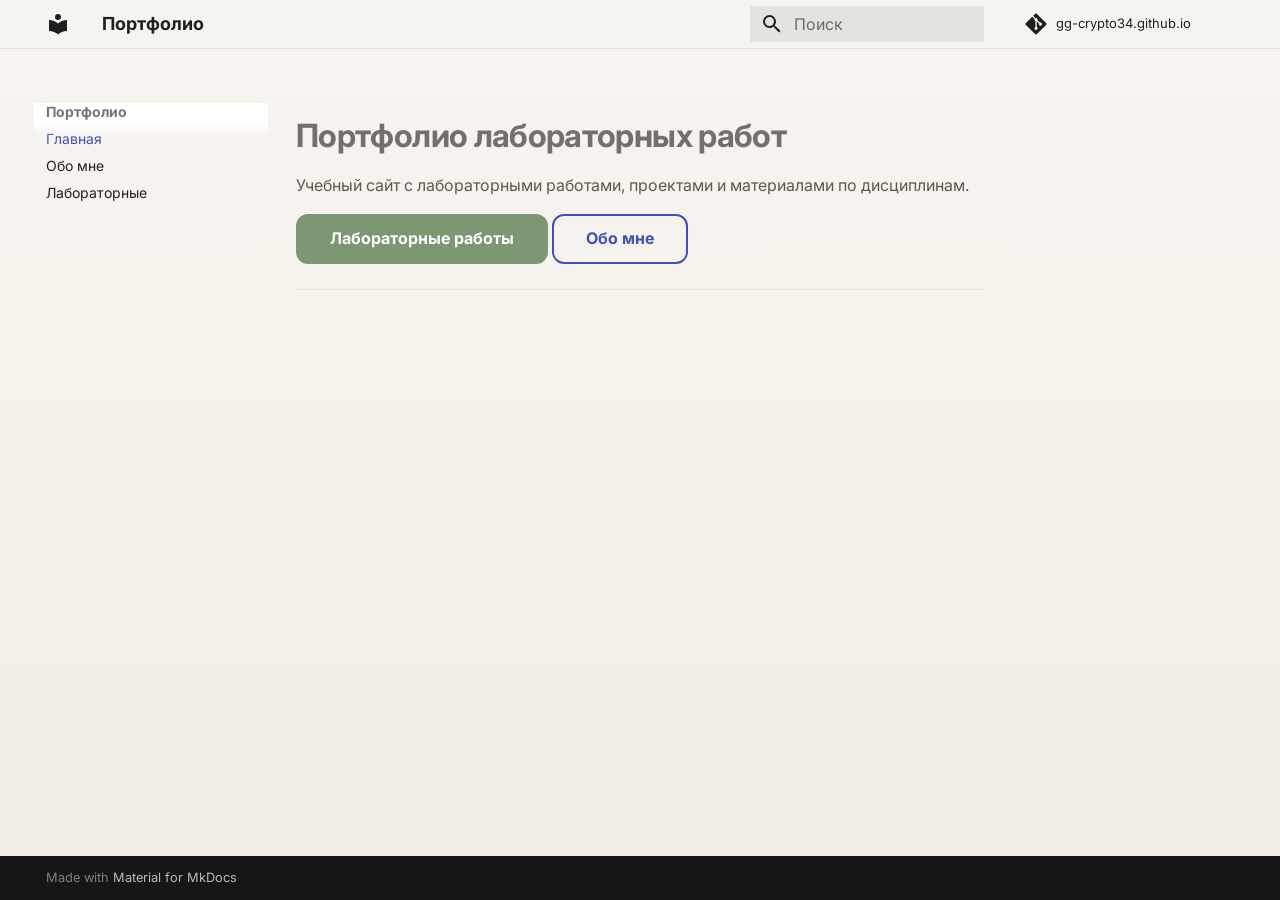
<file: site/index.html>
<!doctype html>
<html lang="ru" class="no-js">
  <head>
    
      <meta charset="utf-8">
      <meta name="viewport" content="width=device-width,initial-scale=1">
      
        <meta name="description" content="Портфолио лабораторных работ">
      
      
        <meta name="author" content="Зайцев Владимир Андреевич">
      
      
        <link rel="canonical" href="https://GG-crypto34.github.io/">
      
      
      
        <link rel="next" href="about/">
      
      
        
      
      
      <link rel="icon" href="assets/images/favicon.png">
      <meta name="generator" content="mkdocs-1.6.1, mkdocs-material-9.7.1">
    
    
      
        <title>Портфолио</title>
      
    
    
      <link rel="stylesheet" href="assets/stylesheets/main.484c7ddc.min.css">
      
        
        <link rel="stylesheet" href="assets/stylesheets/palette.ab4e12ef.min.css">
      
      


    
    
      
    
    
      
        
        
        <link rel="preconnect" href="https://fonts.gstatic.com" crossorigin>
        <link rel="stylesheet" href="https://fonts.googleapis.com/css?family=Inter:300,300i,400,400i,700,700i%7CRoboto+Mono:400,400i,700,700i&display=fallback">
        <style>:root{--md-text-font:"Inter";--md-code-font:"Roboto Mono"}</style>
      
    
    
      <link rel="stylesheet" href="stylesheets/extra.css">
    
    <script>__md_scope=new URL(".",location),__md_hash=e=>[...e].reduce(((e,_)=>(e<<5)-e+_.charCodeAt(0)),0),__md_get=(e,_=localStorage,t=__md_scope)=>JSON.parse(_.getItem(t.pathname+"."+e)),__md_set=(e,_,t=localStorage,a=__md_scope)=>{try{t.setItem(a.pathname+"."+e,JSON.stringify(_))}catch(e){}}</script>
    
      

    
    
  </head>
  
  
    
    
      
    
    
    
    
    <body dir="ltr" data-md-color-scheme="default" data-md-color-primary="white" data-md-color-accent="green">
  
    
    <input class="md-toggle" data-md-toggle="drawer" type="checkbox" id="__drawer" autocomplete="off">
    <input class="md-toggle" data-md-toggle="search" type="checkbox" id="__search" autocomplete="off">
    <label class="md-overlay" for="__drawer"></label>
    <div data-md-component="skip">
      
        
        <a href="#_1" class="md-skip">
          Перейти к содержанию
        </a>
      
    </div>
    <div data-md-component="announce">
      
    </div>
    
    
      

  

<header class="md-header md-header--shadow" data-md-component="header">
  <nav class="md-header__inner md-grid" aria-label="Верхний колонтитул">
    <a href="." title="Портфолио" class="md-header__button md-logo" aria-label="Портфолио" data-md-component="logo">
      
  
  <svg xmlns="http://www.w3.org/2000/svg" viewBox="0 0 24 24"><path d="M12 8a3 3 0 0 0 3-3 3 3 0 0 0-3-3 3 3 0 0 0-3 3 3 3 0 0 0 3 3m0 3.54C9.64 9.35 6.5 8 3 8v11c3.5 0 6.64 1.35 9 3.54 2.36-2.19 5.5-3.54 9-3.54V8c-3.5 0-6.64 1.35-9 3.54"/></svg>

    </a>
    <label class="md-header__button md-icon" for="__drawer">
      
      <svg xmlns="http://www.w3.org/2000/svg" viewBox="0 0 24 24"><path d="M3 6h18v2H3zm0 5h18v2H3zm0 5h18v2H3z"/></svg>
    </label>
    <div class="md-header__title" data-md-component="header-title">
      <div class="md-header__ellipsis">
        <div class="md-header__topic">
          <span class="md-ellipsis">
            Портфолио
          </span>
        </div>
        <div class="md-header__topic" data-md-component="header-topic">
          <span class="md-ellipsis">
            
              Главная
            
          </span>
        </div>
      </div>
    </div>
    
      
        <form class="md-header__option" data-md-component="palette">
  
    
    
    
    <input class="md-option" data-md-color-media="" data-md-color-scheme="default" data-md-color-primary="white" data-md-color-accent="green"  aria-hidden="true"  type="radio" name="__palette" id="__palette_0">
    
  
</form>
      
    
    
      <script>var palette=__md_get("__palette");if(palette&&palette.color){if("(prefers-color-scheme)"===palette.color.media){var media=matchMedia("(prefers-color-scheme: light)"),input=document.querySelector(media.matches?"[data-md-color-media='(prefers-color-scheme: light)']":"[data-md-color-media='(prefers-color-scheme: dark)']");palette.color.media=input.getAttribute("data-md-color-media"),palette.color.scheme=input.getAttribute("data-md-color-scheme"),palette.color.primary=input.getAttribute("data-md-color-primary"),palette.color.accent=input.getAttribute("data-md-color-accent")}for(var[key,value]of Object.entries(palette.color))document.body.setAttribute("data-md-color-"+key,value)}</script>
    
    
    
      
      
        <label class="md-header__button md-icon" for="__search">
          
          <svg xmlns="http://www.w3.org/2000/svg" viewBox="0 0 24 24"><path d="M9.5 3A6.5 6.5 0 0 1 16 9.5c0 1.61-.59 3.09-1.56 4.23l.27.27h.79l5 5-1.5 1.5-5-5v-.79l-.27-.27A6.52 6.52 0 0 1 9.5 16 6.5 6.5 0 0 1 3 9.5 6.5 6.5 0 0 1 9.5 3m0 2C7 5 5 7 5 9.5S7 14 9.5 14 14 12 14 9.5 12 5 9.5 5"/></svg>
        </label>
        <div class="md-search" data-md-component="search" role="dialog">
  <label class="md-search__overlay" for="__search"></label>
  <div class="md-search__inner" role="search">
    <form class="md-search__form" name="search">
      <input type="text" class="md-search__input" name="query" aria-label="Поиск" placeholder="Поиск" autocapitalize="off" autocorrect="off" autocomplete="off" spellcheck="false" data-md-component="search-query" required>
      <label class="md-search__icon md-icon" for="__search">
        
        <svg xmlns="http://www.w3.org/2000/svg" viewBox="0 0 24 24"><path d="M9.5 3A6.5 6.5 0 0 1 16 9.5c0 1.61-.59 3.09-1.56 4.23l.27.27h.79l5 5-1.5 1.5-5-5v-.79l-.27-.27A6.52 6.52 0 0 1 9.5 16 6.5 6.5 0 0 1 3 9.5 6.5 6.5 0 0 1 9.5 3m0 2C7 5 5 7 5 9.5S7 14 9.5 14 14 12 14 9.5 12 5 9.5 5"/></svg>
        
        <svg xmlns="http://www.w3.org/2000/svg" viewBox="0 0 24 24"><path d="M20 11v2H8l5.5 5.5-1.42 1.42L4.16 12l7.92-7.92L13.5 5.5 8 11z"/></svg>
      </label>
      <nav class="md-search__options" aria-label="Поиск">
        
        <button type="reset" class="md-search__icon md-icon" title="Очистить" aria-label="Очистить" tabindex="-1">
          
          <svg xmlns="http://www.w3.org/2000/svg" viewBox="0 0 24 24"><path d="M19 6.41 17.59 5 12 10.59 6.41 5 5 6.41 10.59 12 5 17.59 6.41 19 12 13.41 17.59 19 19 17.59 13.41 12z"/></svg>
        </button>
      </nav>
      
        <div class="md-search__suggest" data-md-component="search-suggest"></div>
      
    </form>
    <div class="md-search__output">
      <div class="md-search__scrollwrap" tabindex="0" data-md-scrollfix>
        <div class="md-search-result" data-md-component="search-result">
          <div class="md-search-result__meta">
            Инициализация поиска
          </div>
          <ol class="md-search-result__list" role="presentation"></ol>
        </div>
      </div>
    </div>
  </div>
</div>
      
    
    
      <div class="md-header__source">
        <a href="https://github.com/GG-crypto34/gg-crypto34.github.io" title="Перейти к репозиторию" class="md-source" data-md-component="source">
  <div class="md-source__icon md-icon">
    
    <svg xmlns="http://www.w3.org/2000/svg" viewBox="0 0 448 512"><!--! Font Awesome Free 7.1.0 by @fontawesome - https://fontawesome.com License - https://fontawesome.com/license/free (Icons: CC BY 4.0, Fonts: SIL OFL 1.1, Code: MIT License) Copyright 2025 Fonticons, Inc.--><path d="M439.6 236.1 244 40.5c-5.4-5.5-12.8-8.5-20.4-8.5s-15 3-20.4 8.4L162.5 81l51.5 51.5c27.1-9.1 52.7 16.8 43.4 43.7l49.7 49.7c34.2-11.8 61.2 31 35.5 56.7-26.5 26.5-70.2-2.9-56-37.3L240.3 199v121.9c25.3 12.5 22.3 41.8 9.1 55-6.4 6.4-15.2 10.1-24.3 10.1s-17.8-3.6-24.3-10.1c-17.6-17.6-11.1-46.9 11.2-56v-123c-20.8-8.5-24.6-30.7-18.6-45L142.6 101 8.5 235.1C3 240.6 0 247.9 0 255.5s3 15 8.5 20.4l195.6 195.7c5.4 5.4 12.7 8.4 20.4 8.4s15-3 20.4-8.4l194.7-194.7c5.4-5.4 8.4-12.8 8.4-20.4s-3-15-8.4-20.4"/></svg>
  </div>
  <div class="md-source__repository">
    gg-crypto34.github.io
  </div>
</a>
      </div>
    
  </nav>
  
</header>
    
    <div class="md-container" data-md-component="container">
      
      
        
          
        
      
      <main class="md-main" data-md-component="main">
        <div class="md-main__inner md-grid">
          
            
              
              <div class="md-sidebar md-sidebar--primary" data-md-component="sidebar" data-md-type="navigation" >
                <div class="md-sidebar__scrollwrap">
                  <div class="md-sidebar__inner">
                    



<nav class="md-nav md-nav--primary" aria-label="Навигация" data-md-level="0">
  <label class="md-nav__title" for="__drawer">
    <a href="." title="Портфолио" class="md-nav__button md-logo" aria-label="Портфолио" data-md-component="logo">
      
  
  <svg xmlns="http://www.w3.org/2000/svg" viewBox="0 0 24 24"><path d="M12 8a3 3 0 0 0 3-3 3 3 0 0 0-3-3 3 3 0 0 0-3 3 3 3 0 0 0 3 3m0 3.54C9.64 9.35 6.5 8 3 8v11c3.5 0 6.64 1.35 9 3.54 2.36-2.19 5.5-3.54 9-3.54V8c-3.5 0-6.64 1.35-9 3.54"/></svg>

    </a>
    Портфолио
  </label>
  
    <div class="md-nav__source">
      <a href="https://github.com/GG-crypto34/gg-crypto34.github.io" title="Перейти к репозиторию" class="md-source" data-md-component="source">
  <div class="md-source__icon md-icon">
    
    <svg xmlns="http://www.w3.org/2000/svg" viewBox="0 0 448 512"><!--! Font Awesome Free 7.1.0 by @fontawesome - https://fontawesome.com License - https://fontawesome.com/license/free (Icons: CC BY 4.0, Fonts: SIL OFL 1.1, Code: MIT License) Copyright 2025 Fonticons, Inc.--><path d="M439.6 236.1 244 40.5c-5.4-5.5-12.8-8.5-20.4-8.5s-15 3-20.4 8.4L162.5 81l51.5 51.5c27.1-9.1 52.7 16.8 43.4 43.7l49.7 49.7c34.2-11.8 61.2 31 35.5 56.7-26.5 26.5-70.2-2.9-56-37.3L240.3 199v121.9c25.3 12.5 22.3 41.8 9.1 55-6.4 6.4-15.2 10.1-24.3 10.1s-17.8-3.6-24.3-10.1c-17.6-17.6-11.1-46.9 11.2-56v-123c-20.8-8.5-24.6-30.7-18.6-45L142.6 101 8.5 235.1C3 240.6 0 247.9 0 255.5s3 15 8.5 20.4l195.6 195.7c5.4 5.4 12.7 8.4 20.4 8.4s15-3 20.4-8.4l194.7-194.7c5.4-5.4 8.4-12.8 8.4-20.4s-3-15-8.4-20.4"/></svg>
  </div>
  <div class="md-source__repository">
    gg-crypto34.github.io
  </div>
</a>
    </div>
  
  <ul class="md-nav__list" data-md-scrollfix>
    
      
      
  
  
    
  
  
  
    <li class="md-nav__item md-nav__item--active">
      
      <input class="md-nav__toggle md-toggle" type="checkbox" id="__toc">
      
      
        
      
      
      <a href="." class="md-nav__link md-nav__link--active">
        
  
  
  <span class="md-ellipsis">
    
  
    Главная
  

    
  </span>
  
  

      </a>
      
    </li>
  

    
      
      
  
  
  
  
    <li class="md-nav__item">
      <a href="about/" class="md-nav__link">
        
  
  
  <span class="md-ellipsis">
    
  
    Обо мне
  

    
  </span>
  
  

      </a>
    </li>
  

    
      
      
  
  
  
  
    <li class="md-nav__item">
      <a href="labs/" class="md-nav__link">
        
  
  
  <span class="md-ellipsis">
    
  
    Лабораторные
  

    
  </span>
  
  

      </a>
    </li>
  

    
  </ul>
</nav>
                  </div>
                </div>
              </div>
            
            
              
              <div class="md-sidebar md-sidebar--secondary" data-md-component="sidebar" data-md-type="toc" >
                <div class="md-sidebar__scrollwrap">
                  <div class="md-sidebar__inner">
                    

<nav class="md-nav md-nav--secondary" aria-label="Содержание">
  
  
  
    
  
  
</nav>
                  </div>
                </div>
              </div>
            
          
          
            <div class="md-content" data-md-component="content">
              
              <article class="md-content__inner md-typeset">
                
                  


  
  


<h1 id="_1">Портфолио лабораторных работ<a class="headerlink" href="#_1" title="Permanent link">&para;</a></h1>
<p>Учебный сайт с лабораторными работами, проектами и материалами по дисциплинам.</p>
<p><a class="md-button md-button--primary" href="labs/">Лабораторные работы</a>
<a class="md-button" href="about/">Обо мне</a></p>
<hr />












                
              </article>
            </div>
          
          
<script>var target=document.getElementById(location.hash.slice(1));target&&target.name&&(target.checked=target.name.startsWith("__tabbed_"))</script>
        </div>
        
          <button type="button" class="md-top md-icon" data-md-component="top" hidden>
  
  <svg xmlns="http://www.w3.org/2000/svg" viewBox="0 0 24 24"><path d="M13 20h-2V8l-5.5 5.5-1.42-1.42L12 4.16l7.92 7.92-1.42 1.42L13 8z"/></svg>
  К началу
</button>
        
      </main>
      
        <footer class="md-footer">
  
  <div class="md-footer-meta md-typeset">
    <div class="md-footer-meta__inner md-grid">
      <div class="md-copyright">
  
  
    Made with
    <a href="https://squidfunk.github.io/mkdocs-material/" target="_blank" rel="noopener">
      Material for MkDocs
    </a>
  
</div>
      
    </div>
  </div>
</footer>
      
    </div>
    <div class="md-dialog" data-md-component="dialog">
      <div class="md-dialog__inner md-typeset"></div>
    </div>
    
    
    
      
      
      <script id="__config" type="application/json">{"annotate": null, "base": ".", "features": ["navigation.top", "navigation.sections", "content.code.copy", "search.highlight", "search.suggest"], "search": "assets/javascripts/workers/search.2c215733.min.js", "tags": null, "translations": {"clipboard.copied": "\u0421\u043a\u043e\u043f\u0438\u0440\u043e\u0432\u0430\u043d\u043e \u0432 \u0431\u0443\u0444\u0435\u0440", "clipboard.copy": "\u041a\u043e\u043f\u0438\u0440\u043e\u0432\u0430\u0442\u044c \u0432 \u0431\u0443\u0444\u0435\u0440", "search.result.more.one": "\u0415\u0449\u0451 1 \u043d\u0430 \u044d\u0442\u043e\u0439 \u0441\u0442\u0440\u0430\u043d\u0438\u0446\u0435", "search.result.more.other": "\u0415\u0449\u0451 # \u043d\u0430 \u044d\u0442\u043e\u0439 \u0441\u0442\u0440\u0430\u043d\u0438\u0446\u0435", "search.result.none": "\u0421\u043e\u0432\u043f\u0430\u0434\u0435\u043d\u0438\u0439 \u043d\u0435 \u043d\u0430\u0439\u0434\u0435\u043d\u043e", "search.result.one": "\u041d\u0430\u0439\u0434\u0435\u043d\u043e 1 \u0441\u043e\u0432\u043f\u0430\u0434\u0435\u043d\u0438\u0435", "search.result.other": "\u041d\u0430\u0439\u0434\u0435\u043d\u043e \u0441\u043e\u0432\u043f\u0430\u0434\u0435\u043d\u0438\u0439: #", "search.result.placeholder": "\u041d\u0430\u0447\u043d\u0438\u0442\u0435 \u043f\u0435\u0447\u0430\u0442\u0430\u0442\u044c \u0434\u043b\u044f \u043f\u043e\u0438\u0441\u043a\u0430", "search.result.term.missing": "\u041e\u0442\u0441\u0443\u0442\u0441\u0442\u0432\u0443\u0435\u0442", "select.version": "\u0412\u044b\u0431\u0435\u0440\u0438\u0442\u0435 \u0432\u0435\u0440\u0441\u0438\u044e"}, "version": null}</script>
    
    
      <script src="assets/javascripts/bundle.79ae519e.min.js"></script>
      
    
  </body>
</html>
</file>
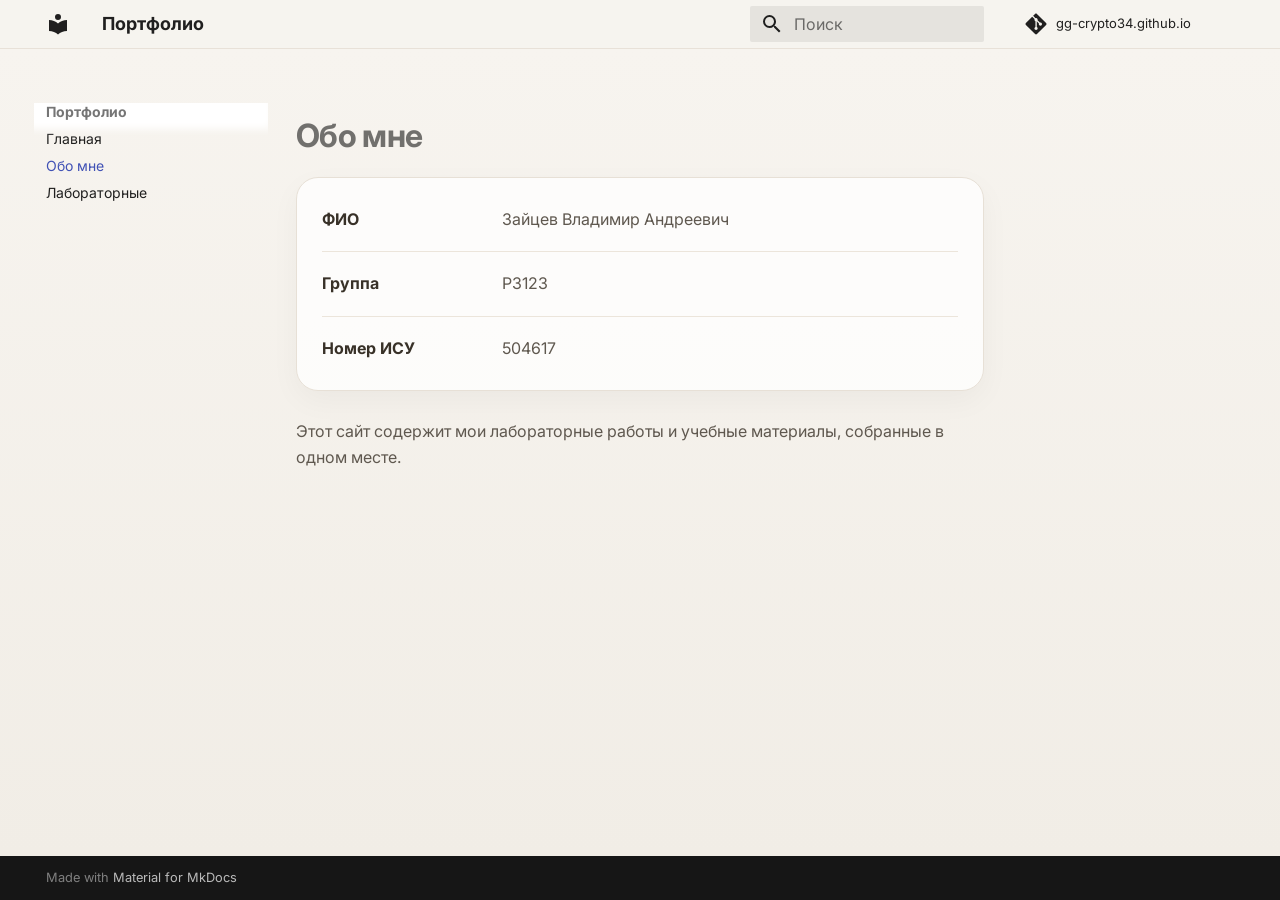
<file: site/about/index.html>
<!doctype html>
<html lang="ru" class="no-js">
  <head>
    
      <meta charset="utf-8">
      <meta name="viewport" content="width=device-width,initial-scale=1">
      
        <meta name="description" content="Портфолио лабораторных работ">
      
      
        <meta name="author" content="Зайцев Владимир Андреевич">
      
      
        <link rel="canonical" href="https://GG-crypto34.github.io/about/">
      
      
        <link rel="prev" href="..">
      
      
        <link rel="next" href="../labs/">
      
      
        
      
      
      <link rel="icon" href="../assets/images/favicon.png">
      <meta name="generator" content="mkdocs-1.6.1, mkdocs-material-9.7.1">
    
    
      
        <title>Обо мне - Портфолио</title>
      
    
    
      <link rel="stylesheet" href="../assets/stylesheets/main.484c7ddc.min.css">
      
        
        <link rel="stylesheet" href="../assets/stylesheets/palette.ab4e12ef.min.css">
      
      


    
    
      
    
    
      
        
        
        <link rel="preconnect" href="https://fonts.gstatic.com" crossorigin>
        <link rel="stylesheet" href="https://fonts.googleapis.com/css?family=Inter:300,300i,400,400i,700,700i%7CRoboto+Mono:400,400i,700,700i&display=fallback">
        <style>:root{--md-text-font:"Inter";--md-code-font:"Roboto Mono"}</style>
      
    
    
      <link rel="stylesheet" href="../stylesheets/extra.css">
    
    <script>__md_scope=new URL("..",location),__md_hash=e=>[...e].reduce(((e,_)=>(e<<5)-e+_.charCodeAt(0)),0),__md_get=(e,_=localStorage,t=__md_scope)=>JSON.parse(_.getItem(t.pathname+"."+e)),__md_set=(e,_,t=localStorage,a=__md_scope)=>{try{t.setItem(a.pathname+"."+e,JSON.stringify(_))}catch(e){}}</script>
    
      

    
    
  </head>
  
  
    
    
      
    
    
    
    
    <body dir="ltr" data-md-color-scheme="default" data-md-color-primary="white" data-md-color-accent="green">
  
    
    <input class="md-toggle" data-md-toggle="drawer" type="checkbox" id="__drawer" autocomplete="off">
    <input class="md-toggle" data-md-toggle="search" type="checkbox" id="__search" autocomplete="off">
    <label class="md-overlay" for="__drawer"></label>
    <div data-md-component="skip">
      
        
        <a href="#_1" class="md-skip">
          Перейти к содержанию
        </a>
      
    </div>
    <div data-md-component="announce">
      
    </div>
    
    
      

  

<header class="md-header md-header--shadow" data-md-component="header">
  <nav class="md-header__inner md-grid" aria-label="Верхний колонтитул">
    <a href=".." title="Портфолио" class="md-header__button md-logo" aria-label="Портфолио" data-md-component="logo">
      
  
  <svg xmlns="http://www.w3.org/2000/svg" viewBox="0 0 24 24"><path d="M12 8a3 3 0 0 0 3-3 3 3 0 0 0-3-3 3 3 0 0 0-3 3 3 3 0 0 0 3 3m0 3.54C9.64 9.35 6.5 8 3 8v11c3.5 0 6.64 1.35 9 3.54 2.36-2.19 5.5-3.54 9-3.54V8c-3.5 0-6.64 1.35-9 3.54"/></svg>

    </a>
    <label class="md-header__button md-icon" for="__drawer">
      
      <svg xmlns="http://www.w3.org/2000/svg" viewBox="0 0 24 24"><path d="M3 6h18v2H3zm0 5h18v2H3zm0 5h18v2H3z"/></svg>
    </label>
    <div class="md-header__title" data-md-component="header-title">
      <div class="md-header__ellipsis">
        <div class="md-header__topic">
          <span class="md-ellipsis">
            Портфолио
          </span>
        </div>
        <div class="md-header__topic" data-md-component="header-topic">
          <span class="md-ellipsis">
            
              Обо мне
            
          </span>
        </div>
      </div>
    </div>
    
      
        <form class="md-header__option" data-md-component="palette">
  
    
    
    
    <input class="md-option" data-md-color-media="" data-md-color-scheme="default" data-md-color-primary="white" data-md-color-accent="green"  aria-hidden="true"  type="radio" name="__palette" id="__palette_0">
    
  
</form>
      
    
    
      <script>var palette=__md_get("__palette");if(palette&&palette.color){if("(prefers-color-scheme)"===palette.color.media){var media=matchMedia("(prefers-color-scheme: light)"),input=document.querySelector(media.matches?"[data-md-color-media='(prefers-color-scheme: light)']":"[data-md-color-media='(prefers-color-scheme: dark)']");palette.color.media=input.getAttribute("data-md-color-media"),palette.color.scheme=input.getAttribute("data-md-color-scheme"),palette.color.primary=input.getAttribute("data-md-color-primary"),palette.color.accent=input.getAttribute("data-md-color-accent")}for(var[key,value]of Object.entries(palette.color))document.body.setAttribute("data-md-color-"+key,value)}</script>
    
    
    
      
      
        <label class="md-header__button md-icon" for="__search">
          
          <svg xmlns="http://www.w3.org/2000/svg" viewBox="0 0 24 24"><path d="M9.5 3A6.5 6.5 0 0 1 16 9.5c0 1.61-.59 3.09-1.56 4.23l.27.27h.79l5 5-1.5 1.5-5-5v-.79l-.27-.27A6.52 6.52 0 0 1 9.5 16 6.5 6.5 0 0 1 3 9.5 6.5 6.5 0 0 1 9.5 3m0 2C7 5 5 7 5 9.5S7 14 9.5 14 14 12 14 9.5 12 5 9.5 5"/></svg>
        </label>
        <div class="md-search" data-md-component="search" role="dialog">
  <label class="md-search__overlay" for="__search"></label>
  <div class="md-search__inner" role="search">
    <form class="md-search__form" name="search">
      <input type="text" class="md-search__input" name="query" aria-label="Поиск" placeholder="Поиск" autocapitalize="off" autocorrect="off" autocomplete="off" spellcheck="false" data-md-component="search-query" required>
      <label class="md-search__icon md-icon" for="__search">
        
        <svg xmlns="http://www.w3.org/2000/svg" viewBox="0 0 24 24"><path d="M9.5 3A6.5 6.5 0 0 1 16 9.5c0 1.61-.59 3.09-1.56 4.23l.27.27h.79l5 5-1.5 1.5-5-5v-.79l-.27-.27A6.52 6.52 0 0 1 9.5 16 6.5 6.5 0 0 1 3 9.5 6.5 6.5 0 0 1 9.5 3m0 2C7 5 5 7 5 9.5S7 14 9.5 14 14 12 14 9.5 12 5 9.5 5"/></svg>
        
        <svg xmlns="http://www.w3.org/2000/svg" viewBox="0 0 24 24"><path d="M20 11v2H8l5.5 5.5-1.42 1.42L4.16 12l7.92-7.92L13.5 5.5 8 11z"/></svg>
      </label>
      <nav class="md-search__options" aria-label="Поиск">
        
        <button type="reset" class="md-search__icon md-icon" title="Очистить" aria-label="Очистить" tabindex="-1">
          
          <svg xmlns="http://www.w3.org/2000/svg" viewBox="0 0 24 24"><path d="M19 6.41 17.59 5 12 10.59 6.41 5 5 6.41 10.59 12 5 17.59 6.41 19 12 13.41 17.59 19 19 17.59 13.41 12z"/></svg>
        </button>
      </nav>
      
        <div class="md-search__suggest" data-md-component="search-suggest"></div>
      
    </form>
    <div class="md-search__output">
      <div class="md-search__scrollwrap" tabindex="0" data-md-scrollfix>
        <div class="md-search-result" data-md-component="search-result">
          <div class="md-search-result__meta">
            Инициализация поиска
          </div>
          <ol class="md-search-result__list" role="presentation"></ol>
        </div>
      </div>
    </div>
  </div>
</div>
      
    
    
      <div class="md-header__source">
        <a href="https://github.com/GG-crypto34/gg-crypto34.github.io" title="Перейти к репозиторию" class="md-source" data-md-component="source">
  <div class="md-source__icon md-icon">
    
    <svg xmlns="http://www.w3.org/2000/svg" viewBox="0 0 448 512"><!--! Font Awesome Free 7.1.0 by @fontawesome - https://fontawesome.com License - https://fontawesome.com/license/free (Icons: CC BY 4.0, Fonts: SIL OFL 1.1, Code: MIT License) Copyright 2025 Fonticons, Inc.--><path d="M439.6 236.1 244 40.5c-5.4-5.5-12.8-8.5-20.4-8.5s-15 3-20.4 8.4L162.5 81l51.5 51.5c27.1-9.1 52.7 16.8 43.4 43.7l49.7 49.7c34.2-11.8 61.2 31 35.5 56.7-26.5 26.5-70.2-2.9-56-37.3L240.3 199v121.9c25.3 12.5 22.3 41.8 9.1 55-6.4 6.4-15.2 10.1-24.3 10.1s-17.8-3.6-24.3-10.1c-17.6-17.6-11.1-46.9 11.2-56v-123c-20.8-8.5-24.6-30.7-18.6-45L142.6 101 8.5 235.1C3 240.6 0 247.9 0 255.5s3 15 8.5 20.4l195.6 195.7c5.4 5.4 12.7 8.4 20.4 8.4s15-3 20.4-8.4l194.7-194.7c5.4-5.4 8.4-12.8 8.4-20.4s-3-15-8.4-20.4"/></svg>
  </div>
  <div class="md-source__repository">
    gg-crypto34.github.io
  </div>
</a>
      </div>
    
  </nav>
  
</header>
    
    <div class="md-container" data-md-component="container">
      
      
        
          
        
      
      <main class="md-main" data-md-component="main">
        <div class="md-main__inner md-grid">
          
            
              
              <div class="md-sidebar md-sidebar--primary" data-md-component="sidebar" data-md-type="navigation" >
                <div class="md-sidebar__scrollwrap">
                  <div class="md-sidebar__inner">
                    



<nav class="md-nav md-nav--primary" aria-label="Навигация" data-md-level="0">
  <label class="md-nav__title" for="__drawer">
    <a href=".." title="Портфолио" class="md-nav__button md-logo" aria-label="Портфолио" data-md-component="logo">
      
  
  <svg xmlns="http://www.w3.org/2000/svg" viewBox="0 0 24 24"><path d="M12 8a3 3 0 0 0 3-3 3 3 0 0 0-3-3 3 3 0 0 0-3 3 3 3 0 0 0 3 3m0 3.54C9.64 9.35 6.5 8 3 8v11c3.5 0 6.64 1.35 9 3.54 2.36-2.19 5.5-3.54 9-3.54V8c-3.5 0-6.64 1.35-9 3.54"/></svg>

    </a>
    Портфолио
  </label>
  
    <div class="md-nav__source">
      <a href="https://github.com/GG-crypto34/gg-crypto34.github.io" title="Перейти к репозиторию" class="md-source" data-md-component="source">
  <div class="md-source__icon md-icon">
    
    <svg xmlns="http://www.w3.org/2000/svg" viewBox="0 0 448 512"><!--! Font Awesome Free 7.1.0 by @fontawesome - https://fontawesome.com License - https://fontawesome.com/license/free (Icons: CC BY 4.0, Fonts: SIL OFL 1.1, Code: MIT License) Copyright 2025 Fonticons, Inc.--><path d="M439.6 236.1 244 40.5c-5.4-5.5-12.8-8.5-20.4-8.5s-15 3-20.4 8.4L162.5 81l51.5 51.5c27.1-9.1 52.7 16.8 43.4 43.7l49.7 49.7c34.2-11.8 61.2 31 35.5 56.7-26.5 26.5-70.2-2.9-56-37.3L240.3 199v121.9c25.3 12.5 22.3 41.8 9.1 55-6.4 6.4-15.2 10.1-24.3 10.1s-17.8-3.6-24.3-10.1c-17.6-17.6-11.1-46.9 11.2-56v-123c-20.8-8.5-24.6-30.7-18.6-45L142.6 101 8.5 235.1C3 240.6 0 247.9 0 255.5s3 15 8.5 20.4l195.6 195.7c5.4 5.4 12.7 8.4 20.4 8.4s15-3 20.4-8.4l194.7-194.7c5.4-5.4 8.4-12.8 8.4-20.4s-3-15-8.4-20.4"/></svg>
  </div>
  <div class="md-source__repository">
    gg-crypto34.github.io
  </div>
</a>
    </div>
  
  <ul class="md-nav__list" data-md-scrollfix>
    
      
      
  
  
  
  
    <li class="md-nav__item">
      <a href=".." class="md-nav__link">
        
  
  
  <span class="md-ellipsis">
    
  
    Главная
  

    
  </span>
  
  

      </a>
    </li>
  

    
      
      
  
  
    
  
  
  
    <li class="md-nav__item md-nav__item--active">
      
      <input class="md-nav__toggle md-toggle" type="checkbox" id="__toc">
      
      
        
      
      
      <a href="./" class="md-nav__link md-nav__link--active">
        
  
  
  <span class="md-ellipsis">
    
  
    Обо мне
  

    
  </span>
  
  

      </a>
      
    </li>
  

    
      
      
  
  
  
  
    <li class="md-nav__item">
      <a href="../labs/" class="md-nav__link">
        
  
  
  <span class="md-ellipsis">
    
  
    Лабораторные
  

    
  </span>
  
  

      </a>
    </li>
  

    
  </ul>
</nav>
                  </div>
                </div>
              </div>
            
            
              
              <div class="md-sidebar md-sidebar--secondary" data-md-component="sidebar" data-md-type="toc" >
                <div class="md-sidebar__scrollwrap">
                  <div class="md-sidebar__inner">
                    

<nav class="md-nav md-nav--secondary" aria-label="Содержание">
  
  
  
    
  
  
</nav>
                  </div>
                </div>
              </div>
            
          
          
            <div class="md-content" data-md-component="content">
              
              <article class="md-content__inner md-typeset">
                
                  


  
  


<h1 id="_1">Обо мне<a class="headerlink" href="#_1" title="Permanent link">&para;</a></h1>
<div class="profile-card">
  <div class="profile-row">
    <div class="profile-label">ФИО</div>
    <div class="profile-value">Зайцев Владимир Андреевич</div>
  </div>
  <div class="profile-row">
    <div class="profile-label">Группа</div>
    <div class="profile-value">P3123</div>
  </div>
  <div class="profile-row">
    <div class="profile-label">Номер ИСУ</div>
    <div class="profile-value">504617</div>
  </div>
</div>

<p>Этот сайт содержит мои лабораторные работы и учебные материалы, собранные в одном месте.</p>












                
              </article>
            </div>
          
          
<script>var target=document.getElementById(location.hash.slice(1));target&&target.name&&(target.checked=target.name.startsWith("__tabbed_"))</script>
        </div>
        
          <button type="button" class="md-top md-icon" data-md-component="top" hidden>
  
  <svg xmlns="http://www.w3.org/2000/svg" viewBox="0 0 24 24"><path d="M13 20h-2V8l-5.5 5.5-1.42-1.42L12 4.16l7.92 7.92-1.42 1.42L13 8z"/></svg>
  К началу
</button>
        
      </main>
      
        <footer class="md-footer">
  
  <div class="md-footer-meta md-typeset">
    <div class="md-footer-meta__inner md-grid">
      <div class="md-copyright">
  
  
    Made with
    <a href="https://squidfunk.github.io/mkdocs-material/" target="_blank" rel="noopener">
      Material for MkDocs
    </a>
  
</div>
      
    </div>
  </div>
</footer>
      
    </div>
    <div class="md-dialog" data-md-component="dialog">
      <div class="md-dialog__inner md-typeset"></div>
    </div>
    
    
    
      
      
      <script id="__config" type="application/json">{"annotate": null, "base": "..", "features": ["navigation.top", "navigation.sections", "content.code.copy", "search.highlight", "search.suggest"], "search": "../assets/javascripts/workers/search.2c215733.min.js", "tags": null, "translations": {"clipboard.copied": "\u0421\u043a\u043e\u043f\u0438\u0440\u043e\u0432\u0430\u043d\u043e \u0432 \u0431\u0443\u0444\u0435\u0440", "clipboard.copy": "\u041a\u043e\u043f\u0438\u0440\u043e\u0432\u0430\u0442\u044c \u0432 \u0431\u0443\u0444\u0435\u0440", "search.result.more.one": "\u0415\u0449\u0451 1 \u043d\u0430 \u044d\u0442\u043e\u0439 \u0441\u0442\u0440\u0430\u043d\u0438\u0446\u0435", "search.result.more.other": "\u0415\u0449\u0451 # \u043d\u0430 \u044d\u0442\u043e\u0439 \u0441\u0442\u0440\u0430\u043d\u0438\u0446\u0435", "search.result.none": "\u0421\u043e\u0432\u043f\u0430\u0434\u0435\u043d\u0438\u0439 \u043d\u0435 \u043d\u0430\u0439\u0434\u0435\u043d\u043e", "search.result.one": "\u041d\u0430\u0439\u0434\u0435\u043d\u043e 1 \u0441\u043e\u0432\u043f\u0430\u0434\u0435\u043d\u0438\u0435", "search.result.other": "\u041d\u0430\u0439\u0434\u0435\u043d\u043e \u0441\u043e\u0432\u043f\u0430\u0434\u0435\u043d\u0438\u0439: #", "search.result.placeholder": "\u041d\u0430\u0447\u043d\u0438\u0442\u0435 \u043f\u0435\u0447\u0430\u0442\u0430\u0442\u044c \u0434\u043b\u044f \u043f\u043e\u0438\u0441\u043a\u0430", "search.result.term.missing": "\u041e\u0442\u0441\u0443\u0442\u0441\u0442\u0432\u0443\u0435\u0442", "select.version": "\u0412\u044b\u0431\u0435\u0440\u0438\u0442\u0435 \u0432\u0435\u0440\u0441\u0438\u044e"}, "version": null}</script>
    
    
      <script src="../assets/javascripts/bundle.79ae519e.min.js"></script>
      
    
  </body>
</html>
</file>
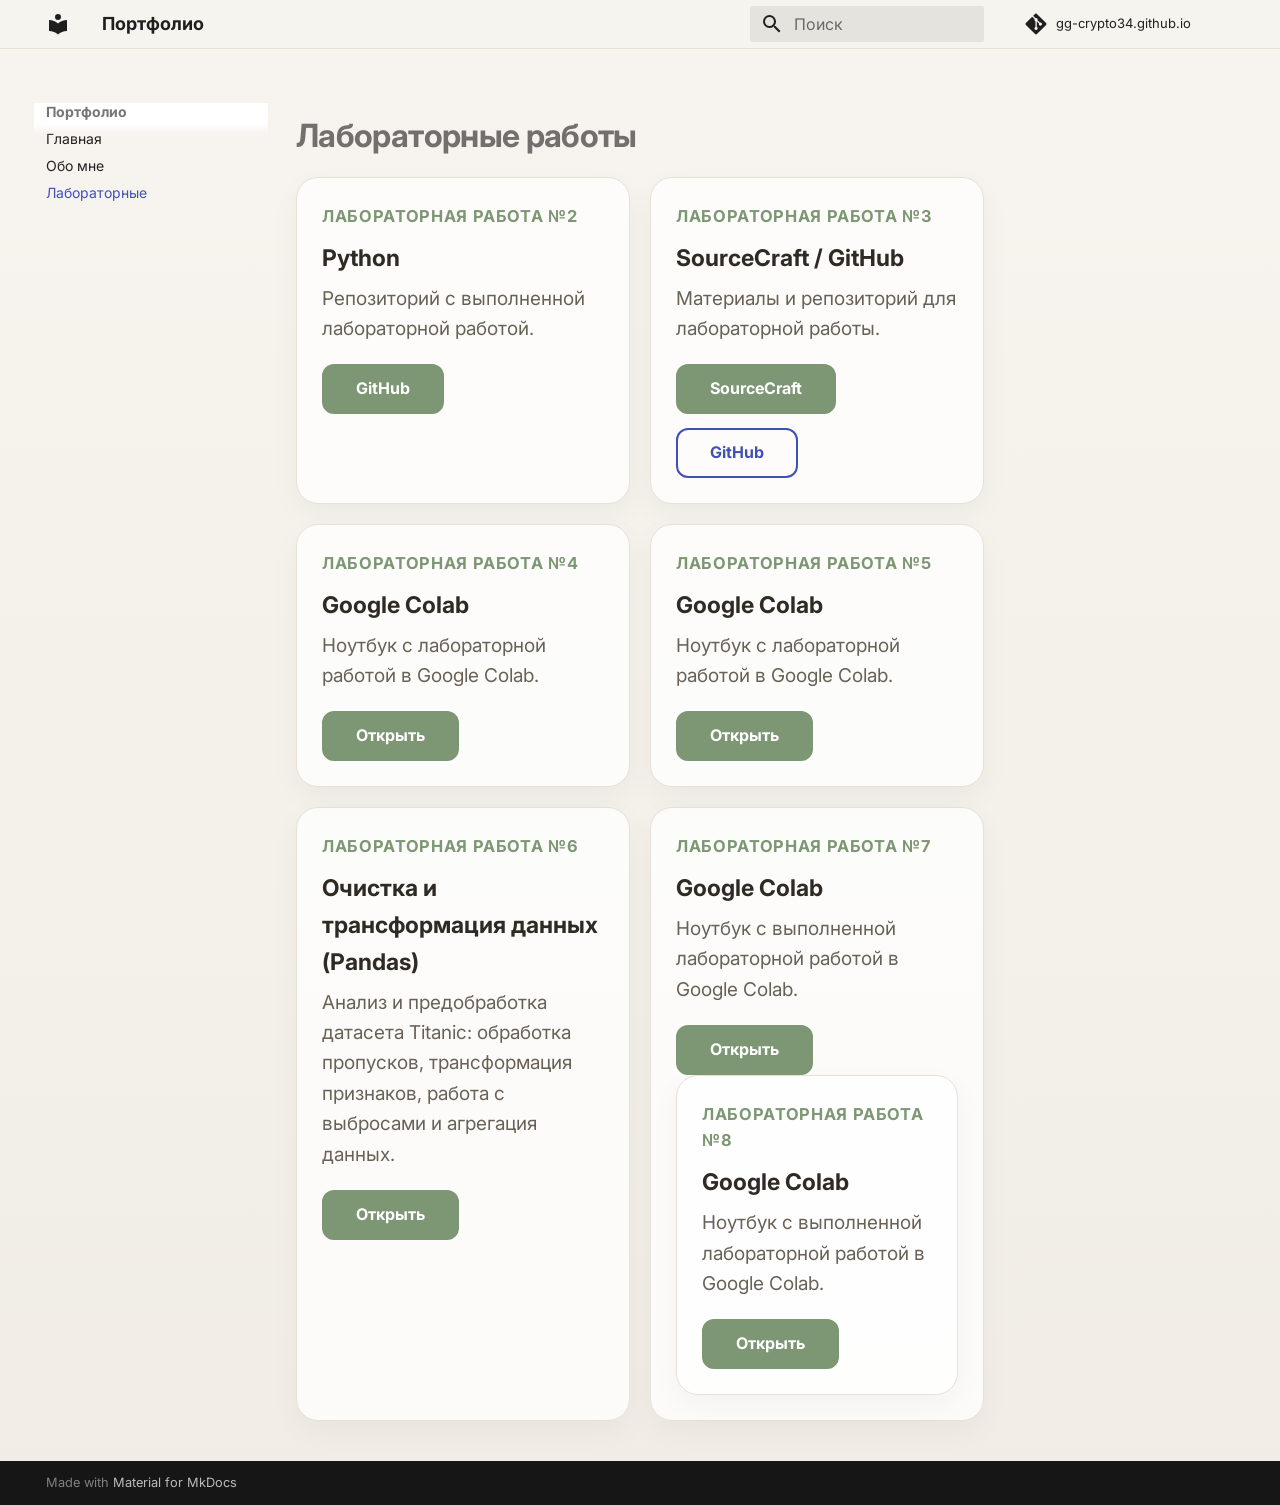
<file: site/labs/index.html>
<!doctype html>
<html lang="ru" class="no-js">
  <head>
    
      <meta charset="utf-8">
      <meta name="viewport" content="width=device-width,initial-scale=1">
      
        <meta name="description" content="Портфолио лабораторных работ">
      
      
        <meta name="author" content="Зайцев Владимир Андреевич">
      
      
        <link rel="canonical" href="https://GG-crypto34.github.io/labs/">
      
      
        <link rel="prev" href="../about/">
      
      
      
        
      
      
      <link rel="icon" href="../assets/images/favicon.png">
      <meta name="generator" content="mkdocs-1.6.1, mkdocs-material-9.7.1">
    
    
      
        <title>Лабораторные - Портфолио</title>
      
    
    
      <link rel="stylesheet" href="../assets/stylesheets/main.484c7ddc.min.css">
      
        
        <link rel="stylesheet" href="../assets/stylesheets/palette.ab4e12ef.min.css">
      
      


    
    
      
    
    
      
        
        
        <link rel="preconnect" href="https://fonts.gstatic.com" crossorigin>
        <link rel="stylesheet" href="https://fonts.googleapis.com/css?family=Inter:300,300i,400,400i,700,700i%7CRoboto+Mono:400,400i,700,700i&display=fallback">
        <style>:root{--md-text-font:"Inter";--md-code-font:"Roboto Mono"}</style>
      
    
    
      <link rel="stylesheet" href="../stylesheets/extra.css">
    
    <script>__md_scope=new URL("..",location),__md_hash=e=>[...e].reduce(((e,_)=>(e<<5)-e+_.charCodeAt(0)),0),__md_get=(e,_=localStorage,t=__md_scope)=>JSON.parse(_.getItem(t.pathname+"."+e)),__md_set=(e,_,t=localStorage,a=__md_scope)=>{try{t.setItem(a.pathname+"."+e,JSON.stringify(_))}catch(e){}}</script>
    
      

    
    
  </head>
  
  
    
    
      
    
    
    
    
    <body dir="ltr" data-md-color-scheme="default" data-md-color-primary="white" data-md-color-accent="green">
  
    
    <input class="md-toggle" data-md-toggle="drawer" type="checkbox" id="__drawer" autocomplete="off">
    <input class="md-toggle" data-md-toggle="search" type="checkbox" id="__search" autocomplete="off">
    <label class="md-overlay" for="__drawer"></label>
    <div data-md-component="skip">
      
        
        <a href="#_1" class="md-skip">
          Перейти к содержанию
        </a>
      
    </div>
    <div data-md-component="announce">
      
    </div>
    
    
      

  

<header class="md-header md-header--shadow" data-md-component="header">
  <nav class="md-header__inner md-grid" aria-label="Верхний колонтитул">
    <a href=".." title="Портфолио" class="md-header__button md-logo" aria-label="Портфолио" data-md-component="logo">
      
  
  <svg xmlns="http://www.w3.org/2000/svg" viewBox="0 0 24 24"><path d="M12 8a3 3 0 0 0 3-3 3 3 0 0 0-3-3 3 3 0 0 0-3 3 3 3 0 0 0 3 3m0 3.54C9.64 9.35 6.5 8 3 8v11c3.5 0 6.64 1.35 9 3.54 2.36-2.19 5.5-3.54 9-3.54V8c-3.5 0-6.64 1.35-9 3.54"/></svg>

    </a>
    <label class="md-header__button md-icon" for="__drawer">
      
      <svg xmlns="http://www.w3.org/2000/svg" viewBox="0 0 24 24"><path d="M3 6h18v2H3zm0 5h18v2H3zm0 5h18v2H3z"/></svg>
    </label>
    <div class="md-header__title" data-md-component="header-title">
      <div class="md-header__ellipsis">
        <div class="md-header__topic">
          <span class="md-ellipsis">
            Портфолио
          </span>
        </div>
        <div class="md-header__topic" data-md-component="header-topic">
          <span class="md-ellipsis">
            
              Лабораторные
            
          </span>
        </div>
      </div>
    </div>
    
      
        <form class="md-header__option" data-md-component="palette">
  
    
    
    
    <input class="md-option" data-md-color-media="" data-md-color-scheme="default" data-md-color-primary="white" data-md-color-accent="green"  aria-hidden="true"  type="radio" name="__palette" id="__palette_0">
    
  
</form>
      
    
    
      <script>var palette=__md_get("__palette");if(palette&&palette.color){if("(prefers-color-scheme)"===palette.color.media){var media=matchMedia("(prefers-color-scheme: light)"),input=document.querySelector(media.matches?"[data-md-color-media='(prefers-color-scheme: light)']":"[data-md-color-media='(prefers-color-scheme: dark)']");palette.color.media=input.getAttribute("data-md-color-media"),palette.color.scheme=input.getAttribute("data-md-color-scheme"),palette.color.primary=input.getAttribute("data-md-color-primary"),palette.color.accent=input.getAttribute("data-md-color-accent")}for(var[key,value]of Object.entries(palette.color))document.body.setAttribute("data-md-color-"+key,value)}</script>
    
    
    
      
      
        <label class="md-header__button md-icon" for="__search">
          
          <svg xmlns="http://www.w3.org/2000/svg" viewBox="0 0 24 24"><path d="M9.5 3A6.5 6.5 0 0 1 16 9.5c0 1.61-.59 3.09-1.56 4.23l.27.27h.79l5 5-1.5 1.5-5-5v-.79l-.27-.27A6.52 6.52 0 0 1 9.5 16 6.5 6.5 0 0 1 3 9.5 6.5 6.5 0 0 1 9.5 3m0 2C7 5 5 7 5 9.5S7 14 9.5 14 14 12 14 9.5 12 5 9.5 5"/></svg>
        </label>
        <div class="md-search" data-md-component="search" role="dialog">
  <label class="md-search__overlay" for="__search"></label>
  <div class="md-search__inner" role="search">
    <form class="md-search__form" name="search">
      <input type="text" class="md-search__input" name="query" aria-label="Поиск" placeholder="Поиск" autocapitalize="off" autocorrect="off" autocomplete="off" spellcheck="false" data-md-component="search-query" required>
      <label class="md-search__icon md-icon" for="__search">
        
        <svg xmlns="http://www.w3.org/2000/svg" viewBox="0 0 24 24"><path d="M9.5 3A6.5 6.5 0 0 1 16 9.5c0 1.61-.59 3.09-1.56 4.23l.27.27h.79l5 5-1.5 1.5-5-5v-.79l-.27-.27A6.52 6.52 0 0 1 9.5 16 6.5 6.5 0 0 1 3 9.5 6.5 6.5 0 0 1 9.5 3m0 2C7 5 5 7 5 9.5S7 14 9.5 14 14 12 14 9.5 12 5 9.5 5"/></svg>
        
        <svg xmlns="http://www.w3.org/2000/svg" viewBox="0 0 24 24"><path d="M20 11v2H8l5.5 5.5-1.42 1.42L4.16 12l7.92-7.92L13.5 5.5 8 11z"/></svg>
      </label>
      <nav class="md-search__options" aria-label="Поиск">
        
        <button type="reset" class="md-search__icon md-icon" title="Очистить" aria-label="Очистить" tabindex="-1">
          
          <svg xmlns="http://www.w3.org/2000/svg" viewBox="0 0 24 24"><path d="M19 6.41 17.59 5 12 10.59 6.41 5 5 6.41 10.59 12 5 17.59 6.41 19 12 13.41 17.59 19 19 17.59 13.41 12z"/></svg>
        </button>
      </nav>
      
        <div class="md-search__suggest" data-md-component="search-suggest"></div>
      
    </form>
    <div class="md-search__output">
      <div class="md-search__scrollwrap" tabindex="0" data-md-scrollfix>
        <div class="md-search-result" data-md-component="search-result">
          <div class="md-search-result__meta">
            Инициализация поиска
          </div>
          <ol class="md-search-result__list" role="presentation"></ol>
        </div>
      </div>
    </div>
  </div>
</div>
      
    
    
      <div class="md-header__source">
        <a href="https://github.com/GG-crypto34/gg-crypto34.github.io" title="Перейти к репозиторию" class="md-source" data-md-component="source">
  <div class="md-source__icon md-icon">
    
    <svg xmlns="http://www.w3.org/2000/svg" viewBox="0 0 448 512"><!--! Font Awesome Free 7.1.0 by @fontawesome - https://fontawesome.com License - https://fontawesome.com/license/free (Icons: CC BY 4.0, Fonts: SIL OFL 1.1, Code: MIT License) Copyright 2025 Fonticons, Inc.--><path d="M439.6 236.1 244 40.5c-5.4-5.5-12.8-8.5-20.4-8.5s-15 3-20.4 8.4L162.5 81l51.5 51.5c27.1-9.1 52.7 16.8 43.4 43.7l49.7 49.7c34.2-11.8 61.2 31 35.5 56.7-26.5 26.5-70.2-2.9-56-37.3L240.3 199v121.9c25.3 12.5 22.3 41.8 9.1 55-6.4 6.4-15.2 10.1-24.3 10.1s-17.8-3.6-24.3-10.1c-17.6-17.6-11.1-46.9 11.2-56v-123c-20.8-8.5-24.6-30.7-18.6-45L142.6 101 8.5 235.1C3 240.6 0 247.9 0 255.5s3 15 8.5 20.4l195.6 195.7c5.4 5.4 12.7 8.4 20.4 8.4s15-3 20.4-8.4l194.7-194.7c5.4-5.4 8.4-12.8 8.4-20.4s-3-15-8.4-20.4"/></svg>
  </div>
  <div class="md-source__repository">
    gg-crypto34.github.io
  </div>
</a>
      </div>
    
  </nav>
  
</header>
    
    <div class="md-container" data-md-component="container">
      
      
        
          
        
      
      <main class="md-main" data-md-component="main">
        <div class="md-main__inner md-grid">
          
            
              
              <div class="md-sidebar md-sidebar--primary" data-md-component="sidebar" data-md-type="navigation" >
                <div class="md-sidebar__scrollwrap">
                  <div class="md-sidebar__inner">
                    



<nav class="md-nav md-nav--primary" aria-label="Навигация" data-md-level="0">
  <label class="md-nav__title" for="__drawer">
    <a href=".." title="Портфолио" class="md-nav__button md-logo" aria-label="Портфолио" data-md-component="logo">
      
  
  <svg xmlns="http://www.w3.org/2000/svg" viewBox="0 0 24 24"><path d="M12 8a3 3 0 0 0 3-3 3 3 0 0 0-3-3 3 3 0 0 0-3 3 3 3 0 0 0 3 3m0 3.54C9.64 9.35 6.5 8 3 8v11c3.5 0 6.64 1.35 9 3.54 2.36-2.19 5.5-3.54 9-3.54V8c-3.5 0-6.64 1.35-9 3.54"/></svg>

    </a>
    Портфолио
  </label>
  
    <div class="md-nav__source">
      <a href="https://github.com/GG-crypto34/gg-crypto34.github.io" title="Перейти к репозиторию" class="md-source" data-md-component="source">
  <div class="md-source__icon md-icon">
    
    <svg xmlns="http://www.w3.org/2000/svg" viewBox="0 0 448 512"><!--! Font Awesome Free 7.1.0 by @fontawesome - https://fontawesome.com License - https://fontawesome.com/license/free (Icons: CC BY 4.0, Fonts: SIL OFL 1.1, Code: MIT License) Copyright 2025 Fonticons, Inc.--><path d="M439.6 236.1 244 40.5c-5.4-5.5-12.8-8.5-20.4-8.5s-15 3-20.4 8.4L162.5 81l51.5 51.5c27.1-9.1 52.7 16.8 43.4 43.7l49.7 49.7c34.2-11.8 61.2 31 35.5 56.7-26.5 26.5-70.2-2.9-56-37.3L240.3 199v121.9c25.3 12.5 22.3 41.8 9.1 55-6.4 6.4-15.2 10.1-24.3 10.1s-17.8-3.6-24.3-10.1c-17.6-17.6-11.1-46.9 11.2-56v-123c-20.8-8.5-24.6-30.7-18.6-45L142.6 101 8.5 235.1C3 240.6 0 247.9 0 255.5s3 15 8.5 20.4l195.6 195.7c5.4 5.4 12.7 8.4 20.4 8.4s15-3 20.4-8.4l194.7-194.7c5.4-5.4 8.4-12.8 8.4-20.4s-3-15-8.4-20.4"/></svg>
  </div>
  <div class="md-source__repository">
    gg-crypto34.github.io
  </div>
</a>
    </div>
  
  <ul class="md-nav__list" data-md-scrollfix>
    
      
      
  
  
  
  
    <li class="md-nav__item">
      <a href=".." class="md-nav__link">
        
  
  
  <span class="md-ellipsis">
    
  
    Главная
  

    
  </span>
  
  

      </a>
    </li>
  

    
      
      
  
  
  
  
    <li class="md-nav__item">
      <a href="../about/" class="md-nav__link">
        
  
  
  <span class="md-ellipsis">
    
  
    Обо мне
  

    
  </span>
  
  

      </a>
    </li>
  

    
      
      
  
  
    
  
  
  
    <li class="md-nav__item md-nav__item--active">
      
      <input class="md-nav__toggle md-toggle" type="checkbox" id="__toc">
      
      
        
      
      
      <a href="./" class="md-nav__link md-nav__link--active">
        
  
  
  <span class="md-ellipsis">
    
  
    Лабораторные
  

    
  </span>
  
  

      </a>
      
    </li>
  

    
  </ul>
</nav>
                  </div>
                </div>
              </div>
            
            
              
              <div class="md-sidebar md-sidebar--secondary" data-md-component="sidebar" data-md-type="toc" >
                <div class="md-sidebar__scrollwrap">
                  <div class="md-sidebar__inner">
                    

<nav class="md-nav md-nav--secondary" aria-label="Содержание">
  
  
  
    
  
  
</nav>
                  </div>
                </div>
              </div>
            
          
          
            <div class="md-content" data-md-component="content">
              
              <article class="md-content__inner md-typeset">
                
                  


  
  


<h1 id="_1">Лабораторные работы<a class="headerlink" href="#_1" title="Permanent link">&para;</a></h1>
<div class="cards-grid">
  <div class="lab-card">
    <div class="lab-number">Лабораторная работа №2</div>
    <div class="card-title">Python</div>
    <div class="card-text">Репозиторий с выполненной лабораторной работой.</div>
    <div class="card-actions">
      <a class="md-button md-button--primary" href="https://github.com/GG-crypto34/Python2Sem/tree/main/Lab2" target="_blank">GitHub</a>
    </div>
  </div>

  <div class="lab-card">
    <div class="lab-number">Лабораторная работа №3</div>
    <div class="card-title">SourceCraft / GitHub</div>
    <div class="card-text">Материалы и репозиторий для лабораторной работы.</div>
    <div class="card-actions">
      <a class="md-button md-button--primary" href="https://sourcecraft.dev/slonyaranash/sclab3" target="_blank">SourceCraft</a>
      <a class="md-button" href="https://github.com/GG-crypto34/gg-crypto34.github.io" target="_blank">GitHub</a>
    </div>
  </div>

  <div class="lab-card">
    <div class="lab-number">Лабораторная работа №4</div>
    <div class="card-title">Google Colab</div>
    <div class="card-text">Ноутбук с лабораторной работой в Google Colab.</div>
    <div class="card-actions">
      <a class="md-button md-button--primary" href="https://colab.research.google.com/drive/1axYKpi7hOeJ0GXfvUeFeXoxMEZXT_VBv?usp=sharing" target="_blank">Открыть</a>
    </div>
  </div>

  <div class="lab-card">
    <div class="lab-number">Лабораторная работа №5</div>
    <div class="card-title">Google Colab</div>
    <div class="card-text">Ноутбук с лабораторной работой в Google Colab.</div>
    <div class="card-actions">
      <a class="md-button md-button--primary" href="https://colab.research.google.com/drive/1YB3T0JS2ew3jPsBrFIgwjWf-gVHvu76o?usp=sharing" target="_blank">Открыть</a>
    </div>
  </div>

  <div class="lab-card">
    <div class="lab-number">Лабораторная работа №6</div>
    <div class="card-title">Очистка и трансформация данных (Pandas)</div>
    <div class="card-text">
    Анализ и предобработка датасета Titanic: обработка пропусков,
    трансформация признаков, работа с выбросами и агрегация данных.
    </div>
    <div class="card-actions">
      <a
      class="md-button md-button--primary"
      href="https://colab.research.google.com/drive/1l2dkDgYpptFtqZ04QMnMcDnTh7zl0D1b?usp=sharing"
      target="_blank"
      >
      Открыть
      </a>
    </div>
  </div>
  <div class="lab-card"> 
    <div class="lab-number">Лабораторная работа №7</div>
    <div class="card-title">Google Colab</div> 
    <div class="card-text"> Ноутбук с выполненной лабораторной работой в Google Colab. </div>
    <div class="card-actions"> 
      <a 
      class="md-button md-button--primary" 
      href="https://colab.research.google.com/drive/1jDdxC_Q8O0Hjwk6SPtU18SekSsJm4lpt?usp=sharing" target="_blank"
      > 
      Открыть 
      </a> 
    </div> 
  <div>

  <div class="lab-card"> 
    <div class="lab-number">Лабораторная работа №8</div>
    <div class="card-title">Google Colab</div> 
    <div class="card-text"> Ноутбук с выполненной лабораторной работой в Google Colab. </div>
    <div class="card-actions"> 
      <a 
      class="md-button md-button--primary" 
      href="https://colab.research.google.com/drive/1mJiKM02MtSLDxgyGSteTnVFMBH94GFs-?usp=sharing" target="_blank"
      > 
      Открыть 
      </a> 
    </div> 
  </div>
</div>












                
              </article>
            </div>
          
          
<script>var target=document.getElementById(location.hash.slice(1));target&&target.name&&(target.checked=target.name.startsWith("__tabbed_"))</script>
        </div>
        
          <button type="button" class="md-top md-icon" data-md-component="top" hidden>
  
  <svg xmlns="http://www.w3.org/2000/svg" viewBox="0 0 24 24"><path d="M13 20h-2V8l-5.5 5.5-1.42-1.42L12 4.16l7.92 7.92-1.42 1.42L13 8z"/></svg>
  К началу
</button>
        
      </main>
      
        <footer class="md-footer">
  
  <div class="md-footer-meta md-typeset">
    <div class="md-footer-meta__inner md-grid">
      <div class="md-copyright">
  
  
    Made with
    <a href="https://squidfunk.github.io/mkdocs-material/" target="_blank" rel="noopener">
      Material for MkDocs
    </a>
  
</div>
      
    </div>
  </div>
</footer>
      
    </div>
    <div class="md-dialog" data-md-component="dialog">
      <div class="md-dialog__inner md-typeset"></div>
    </div>
    
    
    
      
      
      <script id="__config" type="application/json">{"annotate": null, "base": "..", "features": ["navigation.top", "navigation.sections", "content.code.copy", "search.highlight", "search.suggest"], "search": "../assets/javascripts/workers/search.2c215733.min.js", "tags": null, "translations": {"clipboard.copied": "\u0421\u043a\u043e\u043f\u0438\u0440\u043e\u0432\u0430\u043d\u043e \u0432 \u0431\u0443\u0444\u0435\u0440", "clipboard.copy": "\u041a\u043e\u043f\u0438\u0440\u043e\u0432\u0430\u0442\u044c \u0432 \u0431\u0443\u0444\u0435\u0440", "search.result.more.one": "\u0415\u0449\u0451 1 \u043d\u0430 \u044d\u0442\u043e\u0439 \u0441\u0442\u0440\u0430\u043d\u0438\u0446\u0435", "search.result.more.other": "\u0415\u0449\u0451 # \u043d\u0430 \u044d\u0442\u043e\u0439 \u0441\u0442\u0440\u0430\u043d\u0438\u0446\u0435", "search.result.none": "\u0421\u043e\u0432\u043f\u0430\u0434\u0435\u043d\u0438\u0439 \u043d\u0435 \u043d\u0430\u0439\u0434\u0435\u043d\u043e", "search.result.one": "\u041d\u0430\u0439\u0434\u0435\u043d\u043e 1 \u0441\u043e\u0432\u043f\u0430\u0434\u0435\u043d\u0438\u0435", "search.result.other": "\u041d\u0430\u0439\u0434\u0435\u043d\u043e \u0441\u043e\u0432\u043f\u0430\u0434\u0435\u043d\u0438\u0439: #", "search.result.placeholder": "\u041d\u0430\u0447\u043d\u0438\u0442\u0435 \u043f\u0435\u0447\u0430\u0442\u0430\u0442\u044c \u0434\u043b\u044f \u043f\u043e\u0438\u0441\u043a\u0430", "search.result.term.missing": "\u041e\u0442\u0441\u0443\u0442\u0441\u0442\u0432\u0443\u0435\u0442", "select.version": "\u0412\u044b\u0431\u0435\u0440\u0438\u0442\u0435 \u0432\u0435\u0440\u0441\u0438\u044e"}, "version": null}</script>
    
    
      <script src="../assets/javascripts/bundle.79ae519e.min.js"></script>
      
    
  </body>
</html>
</file>
<file: site/stylesheets/extra.css>
:root {
  --md-primary-fg-color: #f6f3ee;
  --md-primary-fg-color--light: #fbf9f5;
  --md-primary-fg-color--dark: #ece6dc;
  --md-accent-fg-color: #7d9774;
}

.md-header {
  box-shadow: none;
  border-bottom: 1px solid #e8e1d8;
  background: rgba(246, 243, 238, 0.92);
  backdrop-filter: blur(10px);
}

.md-main {
  background: linear-gradient(180deg, #f7f4ef 0%, #f1ede6 100%);
}

.md-content__inner {
  max-width: 980px;
  margin: 0 auto;
  padding-top: 1.4rem;
  padding-bottom: 2rem;
}

.md-typeset h1 {
  font-weight: 700;
  letter-spacing: -0.02em;
  margin-bottom: 0.8rem;
}

.md-typeset h2 {
  font-weight: 650;
  letter-spacing: -0.01em;
}

.md-typeset p,
.md-typeset li {
  color: #5f584f;
}

.md-typeset a {
  color: #6f8a66;
}

.cards-grid {
  display: grid;
  grid-template-columns: repeat(2, minmax(0, 1fr));
  gap: 1rem;
  margin-top: 1rem;
}

.info-card,
.lab-card,
.profile-card {
  background: rgba(255, 255, 255, 0.78);
  border: 1px solid #e7e0d6;
  border-radius: 22px;
  box-shadow: 0 10px 30px rgba(0, 0, 0, 0.04);
}

.info-card,
.lab-card {
  padding: 1.25rem;
  text-decoration: none;
  color: inherit;
}

.info-card:hover {
  border-color: #d7cfbf;
  transform: translateY(-1px);
  transition: 0.2s ease;
}

.card-title {
  font-size: 1.15rem;
  font-weight: 700;
  color: #2f2a24;
  margin-bottom: 0.35rem;
}

.card-text {
  color: #696156;
  font-size: 0.95rem;
}

.lab-number {
  font-size: 0.82rem;
  font-weight: 700;
  text-transform: uppercase;
  letter-spacing: 0.04em;
  color: #7d9774;
  margin-bottom: 0.55rem;
}

.card-actions {
  display: flex;
  gap: 0.7rem;
  flex-wrap: wrap;
  margin-top: 1rem;
}

.profile-card {
  padding: 0.5rem 1.25rem;
  margin: 1rem 0 1.4rem;
}

.profile-row {
  display: grid;
  grid-template-columns: 160px 1fr;
  gap: 1rem;
  padding: 0.95rem 0;
  border-bottom: 1px solid #ece5db;
}

.profile-row:last-child {
  border-bottom: none;
}

.profile-label {
  font-weight: 700;
  color: #383128;
}

.profile-value {
  color: #5f584f;
}

.md-typeset .md-button {
  border-radius: 12px;
}

.md-typeset .md-button--primary {
  background-color: #7d9774;
  border-color: #7d9774;
}

.md-typeset .md-button--primary:hover {
  background-color: #6d8665;
  border-color: #6d8665;
}

@media (max-width: 760px) {
  .cards-grid {
    grid-template-columns: 1fr;
  }

  .profile-row {
    grid-template-columns: 1fr;
    gap: 0.35rem;
  }
}
</file>
<file: site/assets/stylesheets/main.484c7ddc.min.css>
@charset "UTF-8";html{-webkit-text-size-adjust:none;-moz-text-size-adjust:none;text-size-adjust:none;box-sizing:border-box}*,:after,:before{box-sizing:inherit}@media (prefers-reduced-motion){*,:after,:before{transition:none!important}}body{margin:0}a,button,input,label{-webkit-tap-highlight-color:transparent}a{color:inherit;text-decoration:none}hr{border:0;box-sizing:initial;display:block;height:.05rem;overflow:visible;padding:0}small{font-size:80%}sub,sup{line-height:1em}img{border-style:none}table{border-collapse:initial;border-spacing:0}td,th{font-weight:400;vertical-align:top}button{background:#0000;border:0;font-family:inherit;font-size:inherit;margin:0;padding:0}input{border:0;outline:none}:root{--md-primary-fg-color:#4051b5;--md-primary-fg-color--light:#5d6cc0;--md-primary-fg-color--dark:#303fa1;--md-primary-bg-color:#fff;--md-primary-bg-color--light:#ffffffb3;--md-accent-fg-color:#526cfe;--md-accent-fg-color--transparent:#526cfe1a;--md-accent-bg-color:#fff;--md-accent-bg-color--light:#ffffffb3}[data-md-color-scheme=default]{color-scheme:light}[data-md-color-scheme=default] img[src$="#gh-dark-mode-only"],[data-md-color-scheme=default] img[src$="#only-dark"]{display:none}:root,[data-md-color-scheme=default]{--md-hue:225deg;--md-default-fg-color:#000000de;--md-default-fg-color--light:#0000008a;--md-default-fg-color--lighter:#00000052;--md-default-fg-color--lightest:#00000012;--md-default-bg-color:#fff;--md-default-bg-color--light:#ffffffb3;--md-default-bg-color--lighter:#ffffff4d;--md-default-bg-color--lightest:#ffffff1f;--md-code-fg-color:#36464e;--md-code-bg-color:#f5f5f5;--md-code-bg-color--light:#f5f5f5b3;--md-code-bg-color--lighter:#f5f5f54d;--md-code-hl-color:#4287ff;--md-code-hl-color--light:#4287ff1a;--md-code-hl-number-color:#d52a2a;--md-code-hl-special-color:#db1457;--md-code-hl-function-color:#a846b9;--md-code-hl-constant-color:#6e59d9;--md-code-hl-keyword-color:#3f6ec6;--md-code-hl-string-color:#1c7d4d;--md-code-hl-name-color:var(--md-code-fg-color);--md-code-hl-operator-color:var(--md-default-fg-color--light);--md-code-hl-punctuation-color:var(--md-default-fg-color--light);--md-code-hl-comment-color:var(--md-default-fg-color--light);--md-code-hl-generic-color:var(--md-default-fg-color--light);--md-code-hl-variable-color:var(--md-default-fg-color--light);--md-typeset-color:var(--md-default-fg-color);--md-typeset-a-color:var(--md-primary-fg-color);--md-typeset-del-color:#f5503d26;--md-typeset-ins-color:#0bd57026;--md-typeset-kbd-color:#fafafa;--md-typeset-kbd-accent-color:#fff;--md-typeset-kbd-border-color:#b8b8b8;--md-typeset-mark-color:#ffff0080;--md-typeset-table-color:#0000001f;--md-typeset-table-color--light:rgba(0,0,0,.035);--md-admonition-fg-color:var(--md-default-fg-color);--md-admonition-bg-color:var(--md-default-bg-color);--md-warning-fg-color:#000000de;--md-warning-bg-color:#ff9;--md-footer-fg-color:#fff;--md-footer-fg-color--light:#ffffffb3;--md-footer-fg-color--lighter:#ffffff73;--md-footer-bg-color:#000000de;--md-footer-bg-color--dark:#00000052;--md-shadow-z1:0 0.2rem 0.5rem #0000000d,0 0 0.05rem #0000001a;--md-shadow-z2:0 0.2rem 0.5rem #0000001a,0 0 0.05rem #00000040;--md-shadow-z3:0 0.2rem 0.5rem #0003,0 0 0.05rem #00000059}.md-icon svg{fill:currentcolor;display:block;height:1.2rem;width:1.2rem}body{-webkit-font-smoothing:antialiased;-moz-osx-font-smoothing:grayscale;--md-text-font-family:var(--md-text-font,_),-apple-system,BlinkMacSystemFont,Helvetica,Arial,sans-serif;--md-code-font-family:var(--md-code-font,_),SFMono-Regular,Consolas,Menlo,monospace}aside,body,input{font-feature-settings:"kern","liga";color:var(--md-typeset-color);font-family:var(--md-text-font-family)}code,kbd,pre{font-feature-settings:"kern";font-family:var(--md-code-font-family)}:root{--md-typeset-table-sort-icon:url('data:image/svg+xml;charset=utf-8,<svg xmlns="http://www.w3.org/2000/svg" viewBox="0 0 24 24"><path d="m18 21-4-4h3V7h-3l4-4 4 4h-3v10h3M2 19v-2h10v2M2 13v-2h7v2M2 7V5h4v2z"/></svg>');--md-typeset-table-sort-icon--asc:url('data:image/svg+xml;charset=utf-8,<svg xmlns="http://www.w3.org/2000/svg" viewBox="0 0 24 24"><path d="M19 17h3l-4 4-4-4h3V3h2M2 17h10v2H2M6 5v2H2V5m0 6h7v2H2z"/></svg>');--md-typeset-table-sort-icon--desc:url('data:image/svg+xml;charset=utf-8,<svg xmlns="http://www.w3.org/2000/svg" viewBox="0 0 24 24"><path d="M19 7h3l-4-4-4 4h3v14h2M2 17h10v2H2M6 5v2H2V5m0 6h7v2H2z"/></svg>')}.md-typeset{-webkit-print-color-adjust:exact;color-adjust:exact;font-size:.8rem;line-height:1.6;overflow-wrap:break-word}@media print{.md-typeset{font-size:.68rem}}.md-typeset blockquote,.md-typeset dl,.md-typeset figure,.md-typeset ol,.md-typeset pre,.md-typeset ul{margin-bottom:1em;margin-top:1em}.md-typeset h1{color:var(--md-default-fg-color--light);font-size:2em;line-height:1.3;margin:0 0 1.25em}.md-typeset h1,.md-typeset h2{font-weight:300;letter-spacing:-.01em}.md-typeset h2{font-size:1.5625em;line-height:1.4;margin:1.6em 0 .64em}.md-typeset h3{font-size:1.25em;font-weight:400;letter-spacing:-.01em;line-height:1.5;margin:1.6em 0 .8em}.md-typeset h2+h3{margin-top:.8em}.md-typeset h4{font-weight:700;letter-spacing:-.01em;margin:1em 0}.md-typeset h5,.md-typeset h6{color:var(--md-default-fg-color--light);font-size:.8em;font-weight:700;letter-spacing:-.01em;margin:1.25em 0}.md-typeset h5{text-transform:uppercase}.md-typeset h5 code{text-transform:none}.md-typeset hr{border-bottom:.05rem solid var(--md-default-fg-color--lightest);display:flow-root;margin:1.5em 0}.md-typeset a{color:var(--md-typeset-a-color);word-break:break-word}.md-typeset a,.md-typeset a:before{transition:color 125ms}.md-typeset a:focus,.md-typeset a:hover{color:var(--md-accent-fg-color)}.md-typeset a:focus code,.md-typeset a:hover code{background-color:var(--md-accent-fg-color--transparent);color:var(--md-accent-fg-color)}.md-typeset a code{color:var(--md-typeset-a-color)}.md-typeset a.focus-visible{outline-color:var(--md-accent-fg-color);outline-offset:.2rem}.md-typeset code,.md-typeset kbd,.md-typeset pre{color:var(--md-code-fg-color);direction:ltr;font-variant-ligatures:none;transition:background-color 125ms}@media print{.md-typeset code,.md-typeset kbd,.md-typeset pre{white-space:pre-wrap}}.md-typeset code{background-color:var(--md-code-bg-color);border-radius:.1rem;-webkit-box-decoration-break:clone;box-decoration-break:clone;font-size:.85em;padding:0 .2941176471em;transition:color 125ms,background-color 125ms;word-break:break-word}.md-typeset code:not(.focus-visible){-webkit-tap-highlight-color:transparent;outline:none}.md-typeset pre{display:flow-root;line-height:1.4;position:relative}.md-typeset pre>code{-webkit-box-decoration-break:slice;box-decoration-break:slice;box-shadow:none;display:block;margin:0;outline-color:var(--md-accent-fg-color);overflow:auto;padding:.7720588235em 1.1764705882em;scrollbar-color:var(--md-default-fg-color--lighter) #0000;scrollbar-width:thin;touch-action:auto;word-break:normal}.md-typeset pre>code:hover{scrollbar-color:var(--md-accent-fg-color) #0000}.md-typeset pre>code::-webkit-scrollbar{height:.2rem;width:.2rem}.md-typeset pre>code::-webkit-scrollbar-thumb{background-color:var(--md-default-fg-color--lighter)}.md-typeset pre>code::-webkit-scrollbar-thumb:hover{background-color:var(--md-accent-fg-color)}.md-typeset kbd{background-color:var(--md-typeset-kbd-color);border-radius:.1rem;box-shadow:0 .1rem 0 .05rem var(--md-typeset-kbd-border-color),0 .1rem 0 var(--md-typeset-kbd-border-color),0 -.1rem .2rem var(--md-typeset-kbd-accent-color) inset;color:var(--md-default-fg-color);display:inline-block;font-size:.75em;padding:0 .6666666667em;vertical-align:text-top;word-break:break-word}.md-typeset mark{background-color:var(--md-typeset-mark-color);-webkit-box-decoration-break:clone;box-decoration-break:clone;color:inherit;word-break:break-word}.md-typeset abbr{cursor:help;text-decoration:none}.md-typeset [data-preview],.md-typeset abbr{border-bottom:.05rem dotted var(--md-default-fg-color--light)}.md-typeset small{opacity:.75}[dir=ltr] .md-typeset sub,[dir=ltr] .md-typeset sup{margin-left:.078125em}[dir=rtl] .md-typeset sub,[dir=rtl] .md-typeset sup{margin-right:.078125em}[dir=ltr] .md-typeset blockquote{padding-left:.6rem}[dir=rtl] .md-typeset blockquote{padding-right:.6rem}[dir=ltr] .md-typeset blockquote{border-left:.2rem solid var(--md-default-fg-color--lighter)}[dir=rtl] .md-typeset blockquote{border-right:.2rem solid var(--md-default-fg-color--lighter)}.md-typeset blockquote{color:var(--md-default-fg-color--light);margin-left:0;margin-right:0}.md-typeset ul{list-style-type:disc}.md-typeset ul[type]{list-style-type:revert-layer}[dir=ltr] .md-typeset ol,[dir=ltr] .md-typeset ul{margin-left:.625em}[dir=rtl] .md-typeset ol,[dir=rtl] .md-typeset ul{margin-right:.625em}.md-typeset ol,.md-typeset ul{padding:0}.md-typeset ol:not([hidden]),.md-typeset ul:not([hidden]){display:flow-root}.md-typeset ol ol,.md-typeset ul ol{list-style-type:lower-alpha}.md-typeset ol ol ol,.md-typeset ul ol ol{list-style-type:lower-roman}.md-typeset ol ol ol ol,.md-typeset ul ol ol ol{list-style-type:upper-alpha}.md-typeset ol ol ol ol ol,.md-typeset ul ol ol ol ol{list-style-type:upper-roman}.md-typeset ol[type],.md-typeset ul[type]{list-style-type:revert-layer}[dir=ltr] .md-typeset ol li,[dir=ltr] .md-typeset ul li{margin-left:1.25em}[dir=rtl] .md-typeset ol li,[dir=rtl] .md-typeset ul li{margin-right:1.25em}.md-typeset ol li,.md-typeset ul li{margin-bottom:.5em}.md-typeset ol li blockquote,.md-typeset ol li p,.md-typeset ul li blockquote,.md-typeset ul li p{margin:.5em 0}.md-typeset ol li:last-child,.md-typeset ul li:last-child{margin-bottom:0}[dir=ltr] .md-typeset ol li ol,[dir=ltr] .md-typeset ol li ul,[dir=ltr] .md-typeset ul li ol,[dir=ltr] .md-typeset ul li ul{margin-left:.625em}[dir=rtl] .md-typeset ol li ol,[dir=rtl] .md-typeset ol li ul,[dir=rtl] .md-typeset ul li ol,[dir=rtl] .md-typeset ul li ul{margin-right:.625em}.md-typeset ol li ol,.md-typeset ol li ul,.md-typeset ul li ol,.md-typeset ul li ul{margin-bottom:.5em;margin-top:.5em}[dir=ltr] .md-typeset dd{margin-left:1.875em}[dir=rtl] .md-typeset dd{margin-right:1.875em}.md-typeset dd{margin-bottom:1.5em;margin-top:1em}.md-typeset img,.md-typeset svg,.md-typeset video{height:auto;max-width:100%}.md-typeset img[align=left]{margin:1em 1em 1em 0}.md-typeset img[align=right]{margin:1em 0 1em 1em}.md-typeset img[align]:only-child{margin-top:0}.md-typeset figure{display:flow-root;margin:1em auto;max-width:100%;text-align:center;width:fit-content}.md-typeset figure img{display:block;margin:0 auto}.md-typeset figcaption{font-style:italic;margin:1em auto;max-width:24rem}.md-typeset iframe{max-width:100%}.md-typeset table:not([class]){background-color:var(--md-default-bg-color);border:.05rem solid var(--md-typeset-table-color);border-radius:.1rem;display:inline-block;font-size:.64rem;max-width:100%;overflow:auto;touch-action:auto}@media print{.md-typeset table:not([class]){display:table}}.md-typeset table:not([class])+*{margin-top:1.5em}.md-typeset table:not([class]) td>:first-child,.md-typeset table:not([class]) th>:first-child{margin-top:0}.md-typeset table:not([class]) td>:last-child,.md-typeset table:not([class]) th>:last-child{margin-bottom:0}.md-typeset table:not([class]) td:not([align]),.md-typeset table:not([class]) th:not([align]){text-align:left}[dir=rtl] .md-typeset table:not([class]) td:not([align]),[dir=rtl] .md-typeset table:not([class]) th:not([align]){text-align:right}.md-typeset table:not([class]) th{font-weight:700;min-width:5rem;padding:.9375em 1.25em;vertical-align:top}.md-typeset table:not([class]) td{border-top:.05rem solid var(--md-typeset-table-color);padding:.9375em 1.25em;vertical-align:top}.md-typeset table:not([class]) tbody tr{transition:background-color 125ms}.md-typeset table:not([class]) tbody tr:hover{background-color:var(--md-typeset-table-color--light);box-shadow:0 .05rem 0 var(--md-default-bg-color) inset}.md-typeset table:not([class]) a{word-break:normal}.md-typeset table th[role=columnheader]{cursor:pointer}[dir=ltr] .md-typeset table th[role=columnheader]:after{margin-left:.5em}[dir=rtl] .md-typeset table th[role=columnheader]:after{margin-right:.5em}.md-typeset table th[role=columnheader]:after{content:"";display:inline-block;height:1.2em;-webkit-mask-image:var(--md-typeset-table-sort-icon);mask-image:var(--md-typeset-table-sort-icon);-webkit-mask-repeat:no-repeat;mask-repeat:no-repeat;-webkit-mask-size:contain;mask-size:contain;transition:background-color 125ms;vertical-align:text-bottom;width:1.2em}.md-typeset table th[role=columnheader]:hover:after{background-color:var(--md-default-fg-color--lighter)}.md-typeset table th[role=columnheader][aria-sort=ascending]:after{background-color:var(--md-default-fg-color--light);-webkit-mask-image:var(--md-typeset-table-sort-icon--asc);mask-image:var(--md-typeset-table-sort-icon--asc)}.md-typeset table th[role=columnheader][aria-sort=descending]:after{background-color:var(--md-default-fg-color--light);-webkit-mask-image:var(--md-typeset-table-sort-icon--desc);mask-image:var(--md-typeset-table-sort-icon--desc)}.md-typeset__scrollwrap{margin:1em -.8rem;overflow-x:auto;touch-action:auto}.md-typeset__table{display:inline-block;margin-bottom:.5em;padding:0 .8rem}@media print{.md-typeset__table{display:block}}html .md-typeset__table table{display:table;margin:0;overflow:hidden;width:100%}@media screen and (max-width:44.984375em){.md-content__inner>pre{margin:1em -.8rem}.md-content__inner>pre code{border-radius:0}}.md-typeset .md-author{border-radius:100%;display:block;flex-shrink:0;height:1.6rem;overflow:hidden;position:relative;transition:color 125ms,transform 125ms;width:1.6rem}.md-typeset .md-author img{display:block}.md-typeset .md-author--more{background:var(--md-default-fg-color--lightest);color:var(--md-default-fg-color--lighter);font-size:.6rem;font-weight:700;line-height:1.6rem;text-align:center}.md-typeset .md-author--long{height:2.4rem;width:2.4rem}.md-typeset a.md-author{transform:scale(1)}.md-typeset a.md-author img{border-radius:100%;filter:grayscale(100%) opacity(75%);transition:filter 125ms}.md-typeset a.md-author:focus,.md-typeset a.md-author:hover{transform:scale(1.1);z-index:1}.md-typeset a.md-author:focus img,.md-typeset a.md-author:hover img{filter:grayscale(0)}.md-banner{background-color:var(--md-footer-bg-color);color:var(--md-footer-fg-color);overflow:auto}@media print{.md-banner{display:none}}.md-banner--warning{background-color:var(--md-warning-bg-color);color:var(--md-warning-fg-color)}.md-banner__inner{font-size:.7rem;margin:.6rem auto;padding:0 .8rem}[dir=ltr] .md-banner__button{float:right}[dir=rtl] .md-banner__button{float:left}.md-banner__button{color:inherit;cursor:pointer;transition:opacity .25s}.no-js .md-banner__button{display:none}.md-banner__button:hover{opacity:.7}html{font-size:125%;height:100%;overflow-x:hidden}@media screen and (min-width:100em){html{font-size:137.5%}}@media screen and (min-width:125em){html{font-size:150%}}body{background-color:var(--md-default-bg-color);display:flex;flex-direction:column;font-size:.5rem;min-height:100%;position:relative;width:100%}@media print{body{display:block}}@media screen and (max-width:59.984375em){body[data-md-scrolllock]{position:fixed}}.md-grid{margin-left:auto;margin-right:auto;max-width:61rem}.md-container{display:flex;flex-direction:column;flex-grow:1}@media print{.md-container{display:block}}.md-main{flex-grow:1}.md-main__inner{display:flex;height:100%;margin-top:1.5rem}.md-ellipsis{overflow:hidden;text-overflow:ellipsis}.md-toggle{display:none}.md-option{height:0;opacity:0;position:absolute;width:0}.md-option:checked+label:not([hidden]){display:block}.md-option.focus-visible+label{outline-color:var(--md-accent-fg-color);outline-style:auto}.md-skip{background-color:var(--md-default-fg-color);border-radius:.1rem;color:var(--md-default-bg-color);font-size:.64rem;margin:.5rem;opacity:0;outline-color:var(--md-accent-fg-color);padding:.3rem .5rem;position:fixed;transform:translateY(.4rem);z-index:-1}.md-skip:focus{opacity:1;transform:translateY(0);transition:transform .25s cubic-bezier(.4,0,.2,1),opacity 175ms 75ms;z-index:10}@page{margin:25mm}:root{--md-clipboard-icon:url('data:image/svg+xml;charset=utf-8,<svg xmlns="http://www.w3.org/2000/svg" viewBox="0 0 24 24"><path d="M19 21H8V7h11m0-2H8a2 2 0 0 0-2 2v14a2 2 0 0 0 2 2h11a2 2 0 0 0 2-2V7a2 2 0 0 0-2-2m-3-4H4a2 2 0 0 0-2 2v14h2V3h12z"/></svg>')}.md-clipboard{border-radius:.1rem;color:var(--md-default-fg-color--lightest);cursor:pointer;height:1.5em;outline-color:var(--md-accent-fg-color);outline-offset:.1rem;transition:color .25s;width:1.5em;z-index:1}@media print{.md-clipboard{display:none}}.md-clipboard:not(.focus-visible){-webkit-tap-highlight-color:transparent;outline:none}:hover>.md-clipboard{color:var(--md-default-fg-color--light)}.md-clipboard:focus,.md-clipboard:hover{color:var(--md-accent-fg-color)}.md-clipboard:after{background-color:currentcolor;content:"";display:block;height:1.125em;margin:0 auto;-webkit-mask-image:var(--md-clipboard-icon);mask-image:var(--md-clipboard-icon);-webkit-mask-position:center;mask-position:center;-webkit-mask-repeat:no-repeat;mask-repeat:no-repeat;-webkit-mask-size:contain;mask-size:contain;width:1.125em}.md-clipboard--inline{cursor:pointer}.md-clipboard--inline code{transition:color .25s,background-color .25s}.md-clipboard--inline:focus code,.md-clipboard--inline:hover code{background-color:var(--md-accent-fg-color--transparent);color:var(--md-accent-fg-color)}:root{--md-code-select-icon:url('data:image/svg+xml;charset=utf-8,<svg xmlns="http://www.w3.org/2000/svg" viewBox="0 0 24 24"><path d="M19 19h-4v2h4c1.1 0 2-.9 2-2v-4h-2m0-12h-4v2h4v4h2V5c0-1.1-.9-2-2-2M5 5h4V3H5c-1.1 0-2 .9-2 2v4h2m0 6H3v4c0 1.1.9 2 2 2h4v-2H5zm2-4h2v2H7zm4 0h2v2h-2zm4 0h2v2h-2zM7 7h2v2H7zm4 0h2v2h-2zm4 0h2v2h-2zm-8 8h2v2H7zm4 0h2v2h-2zm4 0h2v2h-2z"/></svg>');--md-code-copy-icon:url('data:image/svg+xml;charset=utf-8,<svg xmlns="http://www.w3.org/2000/svg" viewBox="0 0 24 24"><path d="M19 21H8V7h11m0-2H8a2 2 0 0 0-2 2v14a2 2 0 0 0 2 2h11a2 2 0 0 0 2-2V7a2 2 0 0 0-2-2m-3-4H4a2 2 0 0 0-2 2v14h2V3h12z"/></svg>')}.md-typeset .md-code__content{display:grid}.md-code__nav{background-color:var(--md-code-bg-color--lighter);border-radius:.1rem;display:flex;gap:.2rem;padding:.2rem;position:absolute;right:.25em;top:.25em;transition:background-color .25s;z-index:1}:hover>.md-code__nav{background-color:var(--md-code-bg-color--light)}.md-code__button{color:var(--md-default-fg-color--lightest);cursor:pointer;display:block;height:1.5em;outline-color:var(--md-accent-fg-color);outline-offset:.1rem;transition:color .25s;width:1.5em}:hover>*>.md-code__button{color:var(--md-default-fg-color--light)}.md-code__button.focus-visible,.md-code__button:hover{color:var(--md-accent-fg-color)}.md-code__button--active{color:var(--md-default-fg-color)!important}.md-code__button:after{background-color:currentcolor;content:"";display:block;height:1.125em;margin:0 auto;-webkit-mask-position:center;mask-position:center;-webkit-mask-repeat:no-repeat;mask-repeat:no-repeat;-webkit-mask-size:contain;mask-size:contain;width:1.125em}.md-code__button[data-md-type=select]:after{-webkit-mask-image:var(--md-code-select-icon);mask-image:var(--md-code-select-icon)}.md-code__button[data-md-type=copy]:after{-webkit-mask-image:var(--md-code-copy-icon);mask-image:var(--md-code-copy-icon)}@keyframes consent{0%{opacity:0;transform:translateY(100%)}to{opacity:1;transform:translateY(0)}}@keyframes overlay{0%{opacity:0}to{opacity:1}}.md-consent__overlay{animation:overlay .25s both;-webkit-backdrop-filter:blur(.1rem);backdrop-filter:blur(.1rem);background-color:#0000008a;height:100%;opacity:1;position:fixed;top:0;width:100%;z-index:5}.md-consent__inner{animation:consent .5s cubic-bezier(.1,.7,.1,1) both;background-color:var(--md-default-bg-color);border:0;border-radius:.1rem;bottom:0;box-shadow:0 0 .2rem #0000001a,0 .2rem .4rem #0003;max-height:100%;overflow:auto;padding:0;position:fixed;width:100%;z-index:5}.md-consent__form{padding:.8rem}.md-consent__settings{display:none;margin:1em 0}input:checked+.md-consent__settings{display:block}.md-consent__controls{margin-bottom:.8rem}.md-typeset .md-consent__controls .md-button{display:inline}@media screen and (max-width:44.984375em){.md-typeset .md-consent__controls .md-button{display:block;margin-top:.4rem;text-align:center;width:100%}}.md-consent label{cursor:pointer}.md-content{flex-grow:1;min-width:0}.md-content__inner{margin:0 .8rem 1.2rem;padding-top:.6rem}@media screen and (min-width:76.25em){[dir=ltr] .md-sidebar--primary:not([hidden])~.md-content>.md-content__inner{margin-left:1.2rem}[dir=ltr] .md-sidebar--secondary:not([hidden])~.md-content>.md-content__inner,[dir=rtl] .md-sidebar--primary:not([hidden])~.md-content>.md-content__inner{margin-right:1.2rem}[dir=rtl] .md-sidebar--secondary:not([hidden])~.md-content>.md-content__inner{margin-left:1.2rem}}.md-content__inner:before{content:"";display:block;height:.4rem}.md-content__inner>:last-child{margin-bottom:0}[dir=ltr] .md-content__button{float:right}[dir=rtl] .md-content__button{float:left}[dir=ltr] .md-content__button{margin-left:.4rem}[dir=rtl] .md-content__button{margin-right:.4rem}.md-content__button{margin:.4rem 0;padding:0}@media print{.md-content__button{display:none}}.md-typeset .md-content__button{color:var(--md-default-fg-color--lighter)}.md-content__button svg{display:inline;vertical-align:top}[dir=rtl] .md-content__button svg{transform:scaleX(-1)}[dir=ltr] .md-dialog{right:.8rem}[dir=rtl] .md-dialog{left:.8rem}.md-dialog{background-color:var(--md-default-fg-color);border-radius:.1rem;bottom:.8rem;box-shadow:var(--md-shadow-z3);min-width:11.1rem;opacity:0;padding:.4rem .6rem;pointer-events:none;position:fixed;transform:translateY(100%);transition:transform 0ms .4s,opacity .4s;z-index:4}@media print{.md-dialog{display:none}}.md-dialog--active{opacity:1;pointer-events:auto;transform:translateY(0);transition:transform .4s cubic-bezier(.075,.85,.175,1),opacity .4s}.md-dialog__inner{color:var(--md-default-bg-color);font-size:.7rem}.md-feedback{margin:2em 0 1em;text-align:center}.md-feedback fieldset{border:none;margin:0;padding:0}.md-feedback__title{font-weight:700;margin:1em auto}.md-feedback__inner{position:relative}.md-feedback__list{display:flex;flex-wrap:wrap;place-content:baseline center;position:relative}.md-feedback__list:hover .md-icon:not(:disabled){color:var(--md-default-fg-color--lighter)}:disabled .md-feedback__list{min-height:1.8rem}.md-feedback__icon{color:var(--md-default-fg-color--light);cursor:pointer;flex-shrink:0;margin:0 .1rem;transition:color 125ms}.md-feedback__icon:not(:disabled).md-icon:hover{color:var(--md-accent-fg-color)}.md-feedback__icon:disabled{color:var(--md-default-fg-color--lightest);pointer-events:none}.md-feedback__note{opacity:0;position:relative;transform:translateY(.4rem);transition:transform .4s cubic-bezier(.1,.7,.1,1),opacity .15s}.md-feedback__note>*{margin:0 auto;max-width:16rem}:disabled .md-feedback__note{opacity:1;transform:translateY(0)}@media print{.md-feedback{display:none}}.md-footer{background-color:var(--md-footer-bg-color);color:var(--md-footer-fg-color)}@media print{.md-footer{display:none}}.md-footer__inner{justify-content:space-between;overflow:auto;padding:.2rem}.md-footer__inner:not([hidden]){display:flex}.md-footer__link{align-items:end;display:flex;flex-grow:0.01;margin-bottom:.4rem;margin-top:1rem;max-width:100%;outline-color:var(--md-accent-fg-color);overflow:hidden;transition:opacity .25s}.md-footer__link:focus,.md-footer__link:hover{opacity:.7}[dir=rtl] .md-footer__link svg{transform:scaleX(-1)}@media screen and (max-width:44.984375em){.md-footer__link--prev{flex-shrink:0}.md-footer__link--prev .md-footer__title{display:none}}[dir=ltr] .md-footer__link--next{margin-left:auto}[dir=rtl] .md-footer__link--next{margin-right:auto}.md-footer__link--next{text-align:right}[dir=rtl] .md-footer__link--next{text-align:left}.md-footer__title{flex-grow:1;font-size:.9rem;margin-bottom:.7rem;max-width:calc(100% - 2.4rem);padding:0 1rem;white-space:nowrap}.md-footer__button{margin:.2rem;padding:.4rem}.md-footer__direction{font-size:.64rem;opacity:.7}.md-footer-meta{background-color:var(--md-footer-bg-color--dark)}.md-footer-meta__inner{display:flex;flex-wrap:wrap;justify-content:space-between;padding:.2rem}html .md-footer-meta.md-typeset a{color:var(--md-footer-fg-color--light)}html .md-footer-meta.md-typeset a:focus,html .md-footer-meta.md-typeset a:hover{color:var(--md-footer-fg-color)}.md-copyright{color:var(--md-footer-fg-color--lighter);font-size:.64rem;margin:auto .6rem;padding:.4rem 0;width:100%}@media screen and (min-width:45em){.md-copyright{width:auto}}.md-copyright__highlight{color:var(--md-footer-fg-color--light)}.md-social{display:inline-flex;gap:.2rem;margin:0 .4rem;padding:.2rem 0 .6rem}@media screen and (min-width:45em){.md-social{padding:.6rem 0}}.md-social__link{display:inline-block;height:1.6rem;text-align:center;width:1.6rem}.md-social__link:before{line-height:1.9}.md-social__link svg{fill:currentcolor;max-height:.8rem;vertical-align:-25%}.md-typeset .md-button{border:.1rem solid;border-radius:.1rem;color:var(--md-primary-fg-color);cursor:pointer;display:inline-block;font-weight:700;padding:.625em 2em;transition:color 125ms,background-color 125ms,border-color 125ms}.md-typeset .md-button--primary{background-color:var(--md-primary-fg-color);border-color:var(--md-primary-fg-color);color:var(--md-primary-bg-color)}.md-typeset .md-button:focus,.md-typeset .md-button:hover{background-color:var(--md-accent-fg-color);border-color:var(--md-accent-fg-color);color:var(--md-accent-bg-color)}[dir=ltr] .md-typeset .md-input{border-top-left-radius:.1rem}[dir=ltr] .md-typeset .md-input,[dir=rtl] .md-typeset .md-input{border-top-right-radius:.1rem}[dir=rtl] .md-typeset .md-input{border-top-left-radius:.1rem}.md-typeset .md-input{border-bottom:.1rem solid var(--md-default-fg-color--lighter);box-shadow:var(--md-shadow-z1);font-size:.8rem;height:1.8rem;padding:0 .6rem;transition:border .25s,box-shadow .25s}.md-typeset .md-input:focus,.md-typeset .md-input:hover{border-bottom-color:var(--md-accent-fg-color);box-shadow:var(--md-shadow-z2)}.md-typeset .md-input--stretch{width:100%}.md-header{background-color:var(--md-primary-fg-color);box-shadow:0 0 .2rem #0000,0 .2rem .4rem #0000;color:var(--md-primary-bg-color);display:block;left:0;position:sticky;right:0;top:0;z-index:4}@media print{.md-header{display:none}}.md-header[hidden]{transform:translateY(-100%);transition:transform .25s cubic-bezier(.8,0,.6,1),box-shadow .25s}.md-header--shadow{box-shadow:0 0 .2rem #0000001a,0 .2rem .4rem #0003;transition:transform .25s cubic-bezier(.1,.7,.1,1),box-shadow .25s}.md-header__inner{align-items:center;display:flex;padding:0 .2rem}.md-header__button{color:currentcolor;cursor:pointer;margin:.2rem;outline-color:var(--md-accent-fg-color);padding:.4rem;position:relative;transition:opacity .25s;vertical-align:middle;z-index:1}.md-header__button:hover{opacity:.7}.md-header__button:not([hidden]){display:inline-block}.md-header__button:not(.focus-visible){-webkit-tap-highlight-color:transparent;outline:none}.md-header__button.md-logo{margin:.2rem;padding:.4rem}@media screen and (max-width:76.234375em){.md-header__button.md-logo{display:none}}.md-header__button.md-logo img,.md-header__button.md-logo svg{fill:currentcolor;display:block;height:1.2rem;width:auto}@media screen and (min-width:60em){.md-header__button[for=__search]{display:none}}.no-js .md-header__button[for=__search]{display:none}[dir=rtl] .md-header__button[for=__search] svg{transform:scaleX(-1)}@media screen and (min-width:76.25em){.md-header__button[for=__drawer]{display:none}}.md-header__topic{display:flex;max-width:100%;position:absolute;transition:transform .4s cubic-bezier(.1,.7,.1,1),opacity .15s;white-space:nowrap}.md-header__topic+.md-header__topic{opacity:0;pointer-events:none;transform:translateX(1.25rem);transition:transform .4s cubic-bezier(1,.7,.1,.1),opacity .15s;z-index:-1}[dir=rtl] .md-header__topic+.md-header__topic{transform:translateX(-1.25rem)}.md-header__topic:first-child{font-weight:700}[dir=ltr] .md-header__title{margin-left:1rem;margin-right:.4rem}[dir=rtl] .md-header__title{margin-left:.4rem;margin-right:1rem}.md-header__title{flex-grow:1;font-size:.9rem;height:2.4rem;line-height:2.4rem}.md-header__title--active .md-header__topic{opacity:0;pointer-events:none;transform:translateX(-1.25rem);transition:transform .4s cubic-bezier(1,.7,.1,.1),opacity .15s;z-index:-1}[dir=rtl] .md-header__title--active .md-header__topic{transform:translateX(1.25rem)}.md-header__title--active .md-header__topic+.md-header__topic{opacity:1;pointer-events:auto;transform:translateX(0);transition:transform .4s cubic-bezier(.1,.7,.1,1),opacity .15s;z-index:0}.md-header__title>.md-header__ellipsis{height:100%;position:relative;width:100%}.md-header__option{display:flex;flex-shrink:0;max-width:100%;transition:max-width 0ms .25s,opacity .25s .25s;white-space:nowrap}[data-md-toggle=search]:checked~.md-header .md-header__option{max-width:0;opacity:0;transition:max-width 0ms,opacity 0ms}.md-header__option>input{bottom:0}.md-header__source{display:none}@media screen and (min-width:60em){[dir=ltr] .md-header__source{margin-left:1rem}[dir=rtl] .md-header__source{margin-right:1rem}.md-header__source{display:block;max-width:11.7rem;width:11.7rem}}@media screen and (min-width:76.25em){[dir=ltr] .md-header__source{margin-left:1.4rem}[dir=rtl] .md-header__source{margin-right:1.4rem}}.md-meta{color:var(--md-default-fg-color--light);font-size:.7rem;line-height:1.3}.md-meta__list{display:inline-flex;flex-wrap:wrap;list-style:none;margin:0;padding:0}.md-meta__item:not(:last-child):after{content:"·";margin-left:.2rem;margin-right:.2rem}.md-meta__link{color:var(--md-typeset-a-color)}.md-meta__link:focus,.md-meta__link:hover{color:var(--md-accent-fg-color)}.md-draft{background-color:#ff1744;border-radius:.125em;color:#fff;display:inline-block;font-weight:700;padding-left:.5714285714em;padding-right:.5714285714em}:root{--md-nav-icon--prev:url('data:image/svg+xml;charset=utf-8,<svg xmlns="http://www.w3.org/2000/svg" viewBox="0 0 24 24"><path d="M20 11v2H8l5.5 5.5-1.42 1.42L4.16 12l7.92-7.92L13.5 5.5 8 11z"/></svg>');--md-nav-icon--next:url('data:image/svg+xml;charset=utf-8,<svg xmlns="http://www.w3.org/2000/svg" viewBox="0 0 24 24"><path d="M8.59 16.58 13.17 12 8.59 7.41 10 6l6 6-6 6z"/></svg>');--md-toc-icon:url('data:image/svg+xml;charset=utf-8,<svg xmlns="http://www.w3.org/2000/svg" viewBox="0 0 24 24"><path d="M3 9h14V7H3zm0 4h14v-2H3zm0 4h14v-2H3zm16 0h2v-2h-2zm0-10v2h2V7zm0 6h2v-2h-2z"/></svg>')}.md-nav{font-size:.7rem;line-height:1.3}.md-nav__title{color:var(--md-default-fg-color--light);display:block;font-weight:700;overflow:hidden;padding:0 .6rem;text-overflow:ellipsis}.md-nav__title .md-nav__button{display:none}.md-nav__title .md-nav__button img{height:100%;width:auto}.md-nav__title .md-nav__button.md-logo img,.md-nav__title .md-nav__button.md-logo svg{fill:currentcolor;display:block;height:2.4rem;max-width:100%;object-fit:contain;width:auto}.md-nav__list{list-style:none;margin:0;padding:0}.md-nav__link{align-items:flex-start;display:flex;gap:.4rem;margin-top:.625em;scroll-snap-align:start;transition:color 125ms}.md-nav__link--passed,.md-nav__link--passed code{color:var(--md-default-fg-color--light)}.md-nav__item .md-nav__link--active,.md-nav__item .md-nav__link--active code{color:var(--md-typeset-a-color)}.md-nav__link .md-ellipsis{position:relative}.md-nav__link .md-ellipsis code{word-break:normal}[dir=ltr] .md-nav__link .md-icon:last-child{margin-left:auto}[dir=rtl] .md-nav__link .md-icon:last-child{margin-right:auto}.md-nav__link .md-typeset{font-size:.7rem;line-height:1.3}.md-nav__link svg{fill:currentcolor;flex-shrink:0;height:1.3em;position:relative}.md-nav__link[for]:focus,.md-nav__link[for]:hover,.md-nav__link[href]:focus,.md-nav__link[href]:hover{color:var(--md-accent-fg-color);cursor:pointer}.md-nav__link[for]:focus code,.md-nav__link[for]:hover code,.md-nav__link[href]:focus code,.md-nav__link[href]:hover code{background-color:var(--md-accent-fg-color--transparent);color:var(--md-accent-fg-color)}.md-nav__link.focus-visible{outline-color:var(--md-accent-fg-color);outline-offset:.2rem}.md-nav--primary .md-nav__link[for=__toc]{display:none}.md-nav--primary .md-nav__link[for=__toc] .md-icon:after{background-color:currentcolor;display:block;height:100%;-webkit-mask-image:var(--md-toc-icon);mask-image:var(--md-toc-icon);width:100%}.md-nav--primary .md-nav__link[for=__toc]~.md-nav{display:none}.md-nav__container>.md-nav__link{margin-top:0}.md-nav__container>.md-nav__link:first-child{flex-grow:1;min-width:0}.md-nav__icon{flex-shrink:0}.md-nav__source{display:none}@media screen and (max-width:76.234375em){.md-nav--primary,.md-nav--primary .md-nav{background-color:var(--md-default-bg-color);display:flex;flex-direction:column;height:100%;left:0;position:absolute;right:0;top:0;z-index:1}.md-nav--primary .md-nav__item,.md-nav--primary .md-nav__title{font-size:.8rem;line-height:1.5}.md-nav--primary .md-nav__title{background-color:var(--md-default-fg-color--lightest);color:var(--md-default-fg-color--light);cursor:pointer;height:5.6rem;line-height:2.4rem;padding:3rem .8rem .2rem;position:relative;white-space:nowrap}[dir=ltr] .md-nav--primary .md-nav__title .md-nav__icon{left:.4rem}[dir=rtl] .md-nav--primary .md-nav__title .md-nav__icon{right:.4rem}.md-nav--primary .md-nav__title .md-nav__icon{display:block;height:1.2rem;margin:.2rem;position:absolute;top:.4rem;width:1.2rem}.md-nav--primary .md-nav__title .md-nav__icon:after{background-color:currentcolor;content:"";display:block;height:100%;-webkit-mask-image:var(--md-nav-icon--prev);mask-image:var(--md-nav-icon--prev);-webkit-mask-position:center;mask-position:center;-webkit-mask-repeat:no-repeat;mask-repeat:no-repeat;-webkit-mask-size:contain;mask-size:contain;width:100%}.md-nav--primary .md-nav__title~.md-nav__list{background-color:var(--md-default-bg-color);box-shadow:0 .05rem 0 var(--md-default-fg-color--lightest) inset;overflow-y:auto;scroll-snap-type:y mandatory;touch-action:pan-y}.md-nav--primary .md-nav__title~.md-nav__list>:first-child{border-top:0}.md-nav--primary .md-nav__title[for=__drawer]{background-color:var(--md-primary-fg-color);color:var(--md-primary-bg-color);font-weight:700}.md-nav--primary .md-nav__title .md-logo{display:block;left:.2rem;margin:.2rem;padding:.4rem;position:absolute;right:.2rem;top:.2rem}.md-nav--primary .md-nav__list{flex:1}.md-nav--primary .md-nav__item{border-top:.05rem solid var(--md-default-fg-color--lightest)}.md-nav--primary .md-nav__item--active>.md-nav__link{color:var(--md-typeset-a-color)}.md-nav--primary .md-nav__item--active>.md-nav__link:focus,.md-nav--primary .md-nav__item--active>.md-nav__link:hover{color:var(--md-accent-fg-color)}.md-nav--primary .md-nav__link{margin-top:0;padding:.6rem .8rem}.md-nav--primary .md-nav__link svg{margin-top:.1em}.md-nav--primary .md-nav__link>.md-nav__link{padding:0}[dir=ltr] .md-nav--primary .md-nav__link .md-nav__icon{margin-right:-.2rem}[dir=rtl] .md-nav--primary .md-nav__link .md-nav__icon{margin-left:-.2rem}.md-nav--primary .md-nav__link .md-nav__icon{font-size:1.2rem;height:1.2rem;width:1.2rem}.md-nav--primary .md-nav__link .md-nav__icon:after{background-color:currentcolor;content:"";display:block;height:100%;-webkit-mask-image:var(--md-nav-icon--next);mask-image:var(--md-nav-icon--next);-webkit-mask-position:center;mask-position:center;-webkit-mask-repeat:no-repeat;mask-repeat:no-repeat;-webkit-mask-size:contain;mask-size:contain;width:100%}[dir=rtl] .md-nav--primary .md-nav__icon:after{transform:scale(-1)}.md-nav--primary .md-nav--secondary .md-nav{background-color:initial;position:static}[dir=ltr] .md-nav--primary .md-nav--secondary .md-nav .md-nav__link{padding-left:1.4rem}[dir=rtl] .md-nav--primary .md-nav--secondary .md-nav .md-nav__link{padding-right:1.4rem}[dir=ltr] .md-nav--primary .md-nav--secondary .md-nav .md-nav .md-nav__link{padding-left:2rem}[dir=rtl] .md-nav--primary .md-nav--secondary .md-nav .md-nav .md-nav__link{padding-right:2rem}[dir=ltr] .md-nav--primary .md-nav--secondary .md-nav .md-nav .md-nav .md-nav__link{padding-left:2.6rem}[dir=rtl] .md-nav--primary .md-nav--secondary .md-nav .md-nav .md-nav .md-nav__link{padding-right:2.6rem}[dir=ltr] .md-nav--primary .md-nav--secondary .md-nav .md-nav .md-nav .md-nav .md-nav__link{padding-left:3.2rem}[dir=rtl] .md-nav--primary .md-nav--secondary .md-nav .md-nav .md-nav .md-nav .md-nav__link{padding-right:3.2rem}.md-nav--secondary{background-color:initial}.md-nav__toggle~.md-nav{display:flex;opacity:0;transform:translateX(100%);transition:transform .25s cubic-bezier(.8,0,.6,1),opacity 125ms 50ms}[dir=rtl] .md-nav__toggle~.md-nav{transform:translateX(-100%)}.md-nav__toggle:checked~.md-nav{opacity:1;transform:translateX(0);transition:transform .25s cubic-bezier(.4,0,.2,1),opacity 125ms 125ms}.md-nav__toggle:checked~.md-nav>.md-nav__list{backface-visibility:hidden}}@media screen and (max-width:59.984375em){.md-nav--primary .md-nav__link[for=__toc]{display:flex}.md-nav--primary .md-nav__link[for=__toc] .md-icon:after{content:""}.md-nav--primary .md-nav__link[for=__toc]+.md-nav__link{display:none}.md-nav--primary .md-nav__link[for=__toc]~.md-nav{display:flex}.md-nav__source{background-color:var(--md-primary-fg-color--dark);color:var(--md-primary-bg-color);display:block;padding:0 .2rem}}@media screen and (min-width:60em) and (max-width:76.234375em){.md-nav--integrated .md-nav__link[for=__toc]{display:flex}.md-nav--integrated .md-nav__link[for=__toc] .md-icon:after{content:""}.md-nav--integrated .md-nav__link[for=__toc]+.md-nav__link{display:none}.md-nav--integrated .md-nav__link[for=__toc]~.md-nav{display:flex}}@media screen and (min-width:60em){.md-nav{margin-bottom:-.4rem}.md-nav--secondary .md-nav__title{background:var(--md-default-bg-color);box-shadow:0 0 .4rem .4rem var(--md-default-bg-color);position:sticky;top:0;z-index:1}.md-nav--secondary .md-nav__title[for=__toc]{scroll-snap-align:start}.md-nav--secondary .md-nav__title .md-nav__icon{display:none}[dir=ltr] .md-nav--secondary .md-nav__list{padding-left:.6rem}[dir=rtl] .md-nav--secondary .md-nav__list{padding-right:.6rem}.md-nav--secondary .md-nav__list{padding-bottom:.4rem}[dir=ltr] .md-nav--secondary .md-nav__item>.md-nav__link{margin-right:.4rem}[dir=rtl] .md-nav--secondary .md-nav__item>.md-nav__link{margin-left:.4rem}}@media screen and (min-width:76.25em){.md-nav{margin-bottom:-.4rem;transition:max-height .25s cubic-bezier(.86,0,.07,1)}.md-nav--primary .md-nav__title{background:var(--md-default-bg-color);box-shadow:0 0 .4rem .4rem var(--md-default-bg-color);position:sticky;top:0;z-index:1}.md-nav--primary .md-nav__title[for=__drawer]{scroll-snap-align:start}.md-nav--primary .md-nav__title .md-nav__icon{display:none}[dir=ltr] .md-nav--primary .md-nav__list{padding-left:.6rem}[dir=rtl] .md-nav--primary .md-nav__list{padding-right:.6rem}.md-nav--primary .md-nav__list{padding-bottom:.4rem}[dir=ltr] .md-nav--primary .md-nav__item>.md-nav__link{margin-right:.4rem}[dir=rtl] .md-nav--primary .md-nav__item>.md-nav__link{margin-left:.4rem}.md-nav__toggle~.md-nav{display:grid;grid-template-rows:minmax(.4rem,0fr);opacity:0;transition:grid-template-rows .25s cubic-bezier(.86,0,.07,1),opacity .25s,visibility 0ms .25s;visibility:collapse}.md-nav__toggle~.md-nav>.md-nav__list{overflow:hidden}.md-nav__toggle.md-toggle--indeterminate~.md-nav,.md-nav__toggle:checked~.md-nav{grid-template-rows:minmax(.4rem,1fr);opacity:1;transition:grid-template-rows .25s cubic-bezier(.86,0,.07,1),opacity .15s .1s,visibility 0ms;visibility:visible}.md-nav__toggle.md-toggle--indeterminate~.md-nav{transition:none}.md-nav__item--nested>.md-nav>.md-nav__title{display:none}.md-nav__item--section{display:block;margin:1.25em 0}.md-nav__item--section:last-child{margin-bottom:0}.md-nav__item--section>.md-nav__link{font-weight:700}.md-nav__item--section>.md-nav__link[for]{color:var(--md-default-fg-color--light)}.md-nav__item--section>.md-nav__link:not(.md-nav__container){pointer-events:none}.md-nav__item--section>.md-nav__link .md-icon,.md-nav__item--section>.md-nav__link>[for]{display:none}[dir=ltr] .md-nav__item--section>.md-nav{margin-left:-.6rem}[dir=rtl] .md-nav__item--section>.md-nav{margin-right:-.6rem}.md-nav__item--section>.md-nav{display:block;opacity:1;visibility:visible}.md-nav__item--section>.md-nav>.md-nav__list>.md-nav__item{padding:0}.md-nav__icon{border-radius:100%;height:.9rem;transition:background-color .25s;width:.9rem}.md-nav__icon:hover{background-color:var(--md-accent-fg-color--transparent)}.md-nav__icon:after{background-color:currentcolor;border-radius:100%;content:"";display:inline-block;height:100%;-webkit-mask-image:var(--md-nav-icon--next);mask-image:var(--md-nav-icon--next);-webkit-mask-position:center;mask-position:center;-webkit-mask-repeat:no-repeat;mask-repeat:no-repeat;-webkit-mask-size:contain;mask-size:contain;transition:transform .25s;vertical-align:-.1rem;width:100%}[dir=rtl] .md-nav__icon:after{transform:rotate(180deg)}.md-nav__item--nested .md-nav__toggle:checked~.md-nav__link .md-nav__icon:after,.md-nav__item--nested .md-toggle--indeterminate~.md-nav__link .md-nav__icon:after{transform:rotate(90deg)}.md-nav--lifted>.md-nav__list>.md-nav__item,.md-nav--lifted>.md-nav__title{display:none}.md-nav--lifted>.md-nav__list>.md-nav__item--active{display:block}.md-nav--lifted>.md-nav__list>.md-nav__item--active>.md-nav__link{background:var(--md-default-bg-color);box-shadow:0 0 .4rem .4rem var(--md-default-bg-color);margin-top:0;position:sticky;top:0;z-index:1}.md-nav--lifted>.md-nav__list>.md-nav__item--active>.md-nav__link:not(.md-nav__container){pointer-events:none}.md-nav--lifted>.md-nav__list>.md-nav__item--active.md-nav__item--section{margin:0}[dir=ltr] .md-nav--lifted>.md-nav__list>.md-nav__item>.md-nav:not(.md-nav--secondary){margin-left:-.6rem}[dir=rtl] .md-nav--lifted>.md-nav__list>.md-nav__item>.md-nav:not(.md-nav--secondary){margin-right:-.6rem}.md-nav--lifted>.md-nav__list>.md-nav__item>[for]{color:var(--md-default-fg-color--light)}.md-nav--lifted .md-nav[data-md-level="1"]{grid-template-rows:minmax(.4rem,1fr);opacity:1;visibility:visible}[dir=ltr] .md-nav--integrated>.md-nav__list>.md-nav__item--active .md-nav--secondary{border-left:.05rem solid var(--md-primary-fg-color)}[dir=rtl] .md-nav--integrated>.md-nav__list>.md-nav__item--active .md-nav--secondary{border-right:.05rem solid var(--md-primary-fg-color)}.md-nav--integrated>.md-nav__list>.md-nav__item--active .md-nav--secondary{display:block;margin-bottom:1.25em;opacity:1;visibility:visible}.md-nav--integrated>.md-nav__list>.md-nav__item--active .md-nav--secondary>.md-nav__list{overflow:visible;padding-bottom:0}.md-nav--integrated>.md-nav__list>.md-nav__item--active .md-nav--secondary>.md-nav__title{display:none}}.md-pagination{font-size:.8rem;font-weight:700;gap:.4rem}.md-pagination,.md-pagination>*{align-items:center;display:flex;justify-content:center}.md-pagination>*{border-radius:.2rem;height:1.8rem;min-width:1.8rem;text-align:center}.md-pagination__current{background-color:var(--md-default-fg-color--lightest);color:var(--md-default-fg-color--light)}.md-pagination__link{transition:color 125ms,background-color 125ms}.md-pagination__link:focus,.md-pagination__link:hover{background-color:var(--md-accent-fg-color--transparent);color:var(--md-accent-fg-color)}.md-pagination__link:focus svg,.md-pagination__link:hover svg{color:var(--md-accent-fg-color)}.md-pagination__link.focus-visible{outline-color:var(--md-accent-fg-color);outline-offset:.2rem}.md-pagination__link svg{fill:currentcolor;color:var(--md-default-fg-color--lighter);display:block;max-height:100%;width:1.2rem}:root{--md-path-icon:url('data:image/svg+xml;charset=utf-8,<svg xmlns="http://www.w3.org/2000/svg" viewBox="0 0 24 24"><path d="M8.59 16.58 13.17 12 8.59 7.41 10 6l6 6-6 6z"/></svg>')}.md-path{font-size:.7rem;margin:0 .8rem;overflow:auto;padding-top:1.2rem}.md-path:not([hidden]){display:block}@media screen and (min-width:76.25em){.md-path{margin:0 1.2rem}}.md-path__list{align-items:center;display:flex;gap:.2rem;list-style:none;margin:0;padding:0}.md-path__item:not(:first-child){display:inline-flex;gap:.2rem;white-space:nowrap}.md-path__item:not(:first-child):before{background-color:var(--md-default-fg-color--lighter);content:"";display:inline;height:.8rem;-webkit-mask-image:var(--md-path-icon);mask-image:var(--md-path-icon);width:.8rem}.md-path__link{align-items:center;color:var(--md-default-fg-color--light);display:flex}.md-path__link:focus,.md-path__link:hover{color:var(--md-accent-fg-color)}:root{--md-post-pin-icon:url('data:image/svg+xml;charset=utf-8,<svg xmlns="http://www.w3.org/2000/svg" viewBox="0 0 24 24"><path d="M16 12V4h1V2H7v2h1v8l-2 2v2h5.2v6h1.6v-6H18v-2z"/></svg>')}.md-post__back{border-bottom:.05rem solid var(--md-default-fg-color--lightest);margin-bottom:1.2rem;padding-bottom:1.2rem}@media screen and (max-width:76.234375em){.md-post__back{display:none}}[dir=rtl] .md-post__back svg{transform:scaleX(-1)}.md-post__authors{display:flex;flex-direction:column;gap:.6rem;margin:0 .6rem 1.2rem}.md-post .md-post__meta a{transition:color 125ms}.md-post .md-post__meta a:focus,.md-post .md-post__meta a:hover{color:var(--md-accent-fg-color)}.md-post__title{color:var(--md-default-fg-color--light);font-weight:700}.md-post--excerpt{margin-bottom:3.2rem}.md-post--excerpt .md-post__header{align-items:center;display:flex;gap:.6rem;min-height:1.6rem}.md-post--excerpt .md-post__authors{align-items:center;display:inline-flex;flex-direction:row;gap:.2rem;margin:0;min-height:2.4rem}[dir=ltr] .md-post--excerpt .md-post__meta .md-meta__list{margin-right:.4rem}[dir=rtl] .md-post--excerpt .md-post__meta .md-meta__list{margin-left:.4rem}.md-post--excerpt .md-post__content>:first-child{--md-scroll-margin:6rem;margin-top:0}.md-post>.md-nav--secondary{margin:1em 0}.md-pin{background:var(--md-default-fg-color--lightest);border-radius:1rem;margin-top:-.05rem;padding:.2rem}.md-pin:after{background-color:currentcolor;content:"";display:block;height:.6rem;margin:0 auto;-webkit-mask-image:var(--md-post-pin-icon);mask-image:var(--md-post-pin-icon);-webkit-mask-position:center;mask-position:center;-webkit-mask-repeat:no-repeat;mask-repeat:no-repeat;-webkit-mask-size:contain;mask-size:contain;width:.6rem}.md-profile{align-items:center;display:flex;font-size:.7rem;gap:.6rem;line-height:1.4;width:100%}.md-profile__description{flex-grow:1}.md-content--post{display:flex}@media screen and (max-width:76.234375em){.md-content--post{flex-flow:column-reverse}}.md-content--post>.md-content__inner{flex-grow:1;min-width:0}@media screen and (min-width:76.25em){[dir=ltr] .md-content--post>.md-content__inner{margin-left:1.2rem}[dir=rtl] .md-content--post>.md-content__inner{margin-right:1.2rem}}@media screen and (max-width:76.234375em){.md-sidebar.md-sidebar--post{padding:0;position:static;width:100%}.md-sidebar.md-sidebar--post .md-sidebar__scrollwrap{overflow:visible}.md-sidebar.md-sidebar--post .md-sidebar__inner{padding:0}.md-sidebar.md-sidebar--post .md-post__meta{margin-left:.6rem;margin-right:.6rem}.md-sidebar.md-sidebar--post .md-nav__item{border:none;display:inline}.md-sidebar.md-sidebar--post .md-nav__list{display:inline-flex;flex-wrap:wrap;gap:.6rem;padding-bottom:.6rem;padding-top:.6rem}.md-sidebar.md-sidebar--post .md-nav__link{padding:0}.md-sidebar.md-sidebar--post .md-nav{height:auto;margin-bottom:0;position:static}}:root{--md-progress-value:0;--md-progress-delay:400ms}.md-progress{background:var(--md-primary-bg-color);height:.075rem;opacity:min(clamp(0,var(--md-progress-value),1),clamp(0,100 - var(--md-progress-value),1));position:fixed;top:0;transform:scaleX(calc(var(--md-progress-value)*1%));transform-origin:left;transition:transform .5s cubic-bezier(.19,1,.22,1),opacity .25s var(--md-progress-delay);width:100%;z-index:4}:root{--md-search-result-icon:url('data:image/svg+xml;charset=utf-8,<svg xmlns="http://www.w3.org/2000/svg" viewBox="0 0 24 24"><path d="M14 2H6a2 2 0 0 0-2 2v16a2 2 0 0 0 2 2h7c-.41-.25-.8-.56-1.14-.9-.33-.33-.61-.7-.86-1.1H6V4h7v5h5v1.18c.71.16 1.39.43 2 .82V8zm6.31 16.9c1.33-2.11.69-4.9-1.4-6.22-2.11-1.33-4.91-.68-6.22 1.4-1.34 2.11-.69 4.89 1.4 6.22 1.46.93 3.32.93 4.79.02L22 23.39 23.39 22zm-3.81.1a2.5 2.5 0 0 1-2.5-2.5 2.5 2.5 0 0 1 2.5-2.5 2.5 2.5 0 0 1 2.5 2.5 2.5 2.5 0 0 1-2.5 2.5"/></svg>')}.md-search{position:relative}@media screen and (min-width:60em){.md-search{padding:.2rem 0}}.no-js .md-search{display:none}.md-search__overlay{opacity:0;z-index:1}@media screen and (max-width:59.984375em){[dir=ltr] .md-search__overlay{left:-2.2rem}[dir=rtl] .md-search__overlay{right:-2.2rem}.md-search__overlay{background-color:var(--md-default-bg-color);border-radius:1rem;height:2rem;overflow:hidden;pointer-events:none;position:absolute;top:-1rem;transform-origin:center;transition:transform .3s .1s,opacity .2s .2s;width:2rem}[data-md-toggle=search]:checked~.md-header .md-search__overlay{opacity:1;transition:transform .4s,opacity .1s}}@media screen and (min-width:60em){[dir=ltr] .md-search__overlay{left:0}[dir=rtl] .md-search__overlay{right:0}.md-search__overlay{background-color:#0000008a;cursor:pointer;height:0;position:fixed;top:0;transition:width 0ms .25s,height 0ms .25s,opacity .25s;width:0}[data-md-toggle=search]:checked~.md-header .md-search__overlay{height:200vh;opacity:1;transition:width 0ms,height 0ms,opacity .25s;width:100%}}@media screen and (max-width:29.984375em){[data-md-toggle=search]:checked~.md-header .md-search__overlay{transform:scale(45)}}@media screen and (min-width:30em) and (max-width:44.984375em){[data-md-toggle=search]:checked~.md-header .md-search__overlay{transform:scale(60)}}@media screen and (min-width:45em) and (max-width:59.984375em){[data-md-toggle=search]:checked~.md-header .md-search__overlay{transform:scale(75)}}.md-search__inner{backface-visibility:hidden}@media screen and (max-width:59.984375em){[dir=ltr] .md-search__inner{left:0}[dir=rtl] .md-search__inner{right:0}.md-search__inner{height:0;opacity:0;overflow:hidden;position:fixed;top:0;transform:translateX(5%);transition:width 0ms .3s,height 0ms .3s,transform .15s cubic-bezier(.4,0,.2,1) .15s,opacity .15s .15s;width:0;z-index:2}[dir=rtl] .md-search__inner{transform:translateX(-5%)}[data-md-toggle=search]:checked~.md-header .md-search__inner{height:100%;opacity:1;transform:translateX(0);transition:width 0ms 0ms,height 0ms 0ms,transform .15s cubic-bezier(.1,.7,.1,1) .15s,opacity .15s .15s;width:100%}}@media screen and (min-width:60em){[dir=ltr] .md-search__inner{float:right}[dir=rtl] .md-search__inner{float:left}.md-search__inner{padding:.1rem 0;position:relative;transition:width .25s cubic-bezier(.1,.7,.1,1);width:11.7rem}}@media screen and (min-width:60em) and (max-width:76.234375em){[data-md-toggle=search]:checked~.md-header .md-search__inner{width:23.4rem}}@media screen and (min-width:76.25em){[data-md-toggle=search]:checked~.md-header .md-search__inner{width:34.4rem}}.md-search__form{background-color:var(--md-default-bg-color);box-shadow:0 0 .6rem #0000;height:2.4rem;position:relative;transition:color .25s,background-color .25s;z-index:2}@media screen and (min-width:60em){.md-search__form{background-color:#00000042;border-radius:.1rem;height:1.8rem}.md-search__form:hover{background-color:#ffffff1f}}[data-md-toggle=search]:checked~.md-header .md-search__form{background-color:var(--md-default-bg-color);border-radius:.1rem .1rem 0 0;box-shadow:0 0 .6rem #00000012;color:var(--md-default-fg-color)}[dir=ltr] .md-search__input{padding-left:3.6rem;padding-right:2.2rem}[dir=rtl] .md-search__input{padding-left:2.2rem;padding-right:3.6rem}.md-search__input{background:#0000;font-size:.9rem;height:100%;position:relative;text-overflow:ellipsis;width:100%;z-index:2}.md-search__input::placeholder{transition:color .25s}.md-search__input::placeholder,.md-search__input~.md-search__icon{color:var(--md-default-fg-color--light)}.md-search__input::-ms-clear{display:none}@media screen and (max-width:59.984375em){.md-search__input{font-size:.9rem;height:2.4rem;width:100%}}@media screen and (min-width:60em){[dir=ltr] .md-search__input{padding-left:2.2rem}[dir=rtl] .md-search__input{padding-right:2.2rem}.md-search__input{color:inherit;font-size:.8rem}.md-search__input::placeholder{color:var(--md-primary-bg-color--light)}.md-search__input+.md-search__icon{color:var(--md-primary-bg-color)}[data-md-toggle=search]:checked~.md-header .md-search__input{text-overflow:clip}[data-md-toggle=search]:checked~.md-header .md-search__input+.md-search__icon{color:var(--md-default-fg-color--light)}[data-md-toggle=search]:checked~.md-header .md-search__input::placeholder{color:#0000}}.md-search__icon{cursor:pointer;display:inline-block;height:1.2rem;transition:color .25s,opacity .25s;width:1.2rem}.md-search__icon:hover{opacity:.7}[dir=ltr] .md-search__icon[for=__search]{left:.5rem}[dir=rtl] .md-search__icon[for=__search]{right:.5rem}.md-search__icon[for=__search]{position:absolute;top:.3rem;z-index:2}[dir=rtl] .md-search__icon[for=__search] svg{transform:scaleX(-1)}@media screen and (max-width:59.984375em){[dir=ltr] .md-search__icon[for=__search]{left:.8rem}[dir=rtl] .md-search__icon[for=__search]{right:.8rem}.md-search__icon[for=__search]{top:.6rem}.md-search__icon[for=__search] svg:first-child{display:none}}@media screen and (min-width:60em){.md-search__icon[for=__search]{pointer-events:none}.md-search__icon[for=__search] svg:last-child{display:none}}[dir=ltr] .md-search__options{right:.5rem}[dir=rtl] .md-search__options{left:.5rem}.md-search__options{pointer-events:none;position:absolute;top:.3rem;z-index:2}@media screen and (max-width:59.984375em){[dir=ltr] .md-search__options{right:.8rem}[dir=rtl] .md-search__options{left:.8rem}.md-search__options{top:.6rem}}[dir=ltr] .md-search__options>.md-icon{margin-left:.2rem}[dir=rtl] .md-search__options>.md-icon{margin-right:.2rem}.md-search__options>.md-icon{color:var(--md-default-fg-color--light);opacity:0;transform:scale(.75);transition:transform .15s cubic-bezier(.1,.7,.1,1),opacity .15s}.md-search__options>.md-icon:not(.focus-visible){-webkit-tap-highlight-color:transparent;outline:none}[data-md-toggle=search]:checked~.md-header .md-search__input:valid~.md-search__options>.md-icon{opacity:1;pointer-events:auto;transform:scale(1)}[data-md-toggle=search]:checked~.md-header .md-search__input:valid~.md-search__options>.md-icon:hover{opacity:.7}[dir=ltr] .md-search__suggest{padding-left:3.6rem;padding-right:2.2rem}[dir=rtl] .md-search__suggest{padding-left:2.2rem;padding-right:3.6rem}.md-search__suggest{align-items:center;color:var(--md-default-fg-color--lighter);display:flex;font-size:.9rem;height:100%;opacity:0;position:absolute;top:0;transition:opacity 50ms;white-space:nowrap;width:100%}@media screen and (min-width:60em){[dir=ltr] .md-search__suggest{padding-left:2.2rem}[dir=rtl] .md-search__suggest{padding-right:2.2rem}.md-search__suggest{font-size:.8rem}}[data-md-toggle=search]:checked~.md-header .md-search__suggest{opacity:1;transition:opacity .3s .1s}[dir=ltr] .md-search__output{border-bottom-left-radius:.1rem}[dir=ltr] .md-search__output,[dir=rtl] .md-search__output{border-bottom-right-radius:.1rem}[dir=rtl] .md-search__output{border-bottom-left-radius:.1rem}.md-search__output{overflow:hidden;position:absolute;width:100%;z-index:1}@media screen and (max-width:59.984375em){.md-search__output{bottom:0;top:2.4rem}}@media screen and (min-width:60em){.md-search__output{opacity:0;top:1.9rem;transition:opacity .4s}[data-md-toggle=search]:checked~.md-header .md-search__output{box-shadow:var(--md-shadow-z3);opacity:1}}.md-search__scrollwrap{backface-visibility:hidden;background-color:var(--md-default-bg-color);height:100%;overflow-y:auto;touch-action:pan-y}@media (-webkit-max-device-pixel-ratio:1),(max-resolution:1dppx){.md-search__scrollwrap{transform:translateZ(0)}}@media screen and (min-width:60em) and (max-width:76.234375em){.md-search__scrollwrap{width:23.4rem}}@media screen and (min-width:76.25em){.md-search__scrollwrap{width:34.4rem}}@media screen and (min-width:60em){.md-search__scrollwrap{max-height:0;scrollbar-color:var(--md-default-fg-color--lighter) #0000;scrollbar-width:thin}[data-md-toggle=search]:checked~.md-header .md-search__scrollwrap{max-height:75vh}.md-search__scrollwrap:hover{scrollbar-color:var(--md-accent-fg-color) #0000}.md-search__scrollwrap::-webkit-scrollbar{height:.2rem;width:.2rem}.md-search__scrollwrap::-webkit-scrollbar-thumb{background-color:var(--md-default-fg-color--lighter)}.md-search__scrollwrap::-webkit-scrollbar-thumb:hover{background-color:var(--md-accent-fg-color)}}.md-search-result{color:var(--md-default-fg-color);word-break:break-word}.md-search-result__meta{background-color:var(--md-default-fg-color--lightest);color:var(--md-default-fg-color--light);font-size:.64rem;line-height:1.8rem;padding:0 .8rem;scroll-snap-align:start}@media screen and (min-width:60em){[dir=ltr] .md-search-result__meta{padding-left:2.2rem}[dir=rtl] .md-search-result__meta{padding-right:2.2rem}}.md-search-result__list{list-style:none;margin:0;padding:0;-webkit-user-select:none;user-select:none}.md-search-result__item{box-shadow:0 -.05rem var(--md-default-fg-color--lightest)}.md-search-result__item:first-child{box-shadow:none}.md-search-result__link{display:block;outline:none;scroll-snap-align:start;transition:background-color .25s}.md-search-result__link:focus,.md-search-result__link:hover{background-color:var(--md-accent-fg-color--transparent)}.md-search-result__link:last-child p:last-child{margin-bottom:.6rem}.md-search-result__more>summary{cursor:pointer;display:block;outline:none;position:sticky;scroll-snap-align:start;top:0;z-index:1}.md-search-result__more>summary::marker{display:none}.md-search-result__more>summary::-webkit-details-marker{display:none}.md-search-result__more>summary>div{color:var(--md-typeset-a-color);font-size:.64rem;padding:.75em .8rem;transition:color .25s,background-color .25s}@media screen and (min-width:60em){[dir=ltr] .md-search-result__more>summary>div{padding-left:2.2rem}[dir=rtl] .md-search-result__more>summary>div{padding-right:2.2rem}}.md-search-result__more>summary:focus>div,.md-search-result__more>summary:hover>div{background-color:var(--md-accent-fg-color--transparent);color:var(--md-accent-fg-color)}.md-search-result__more[open]>summary{background-color:var(--md-default-bg-color)}.md-search-result__article{overflow:hidden;padding:0 .8rem;position:relative}@media screen and (min-width:60em){[dir=ltr] .md-search-result__article{padding-left:2.2rem}[dir=rtl] .md-search-result__article{padding-right:2.2rem}}[dir=ltr] .md-search-result__icon{left:0}[dir=rtl] .md-search-result__icon{right:0}.md-search-result__icon{color:var(--md-default-fg-color--light);height:1.2rem;margin:.5rem;position:absolute;width:1.2rem}@media screen and (max-width:59.984375em){.md-search-result__icon{display:none}}.md-search-result__icon:after{background-color:currentcolor;content:"";display:inline-block;height:100%;-webkit-mask-image:var(--md-search-result-icon);mask-image:var(--md-search-result-icon);-webkit-mask-position:center;mask-position:center;-webkit-mask-repeat:no-repeat;mask-repeat:no-repeat;-webkit-mask-size:contain;mask-size:contain;width:100%}[dir=rtl] .md-search-result__icon:after{transform:scaleX(-1)}.md-search-result .md-typeset{color:var(--md-default-fg-color--light);font-size:.64rem;line-height:1.6}.md-search-result .md-typeset h1{color:var(--md-default-fg-color);font-size:.8rem;font-weight:400;line-height:1.4;margin:.55rem 0}.md-search-result .md-typeset h1 mark{text-decoration:none}.md-search-result .md-typeset h2{color:var(--md-default-fg-color);font-size:.64rem;font-weight:700;line-height:1.6;margin:.5em 0}.md-search-result .md-typeset h2 mark{text-decoration:none}.md-search-result__terms{color:var(--md-default-fg-color);display:block;font-size:.64rem;font-style:italic;margin:.5em 0}.md-search-result mark{background-color:initial;color:var(--md-accent-fg-color);text-decoration:underline}.md-select{position:relative;z-index:1}.md-select__inner{background-color:var(--md-default-bg-color);border-radius:.1rem;box-shadow:var(--md-shadow-z2);color:var(--md-default-fg-color);left:50%;margin-top:.2rem;max-height:0;opacity:0;position:absolute;top:calc(100% - .2rem);transform:translate3d(-50%,.3rem,0);transition:transform .25s 375ms,opacity .25s .25s,max-height 0ms .5s}.md-select:focus-within .md-select__inner,.md-select:hover .md-select__inner{max-height:10rem;opacity:1;transform:translate3d(-50%,0,0);transition:transform .25s cubic-bezier(.1,.7,.1,1),opacity .25s,max-height 0ms}.md-select__inner:after{border-bottom:.2rem solid #0000;border-bottom-color:var(--md-default-bg-color);border-left:.2rem solid #0000;border-right:.2rem solid #0000;border-top:0;content:"";height:0;left:50%;margin-left:-.2rem;margin-top:-.2rem;position:absolute;top:0;width:0}.md-select__list{border-radius:.1rem;font-size:.8rem;list-style-type:none;margin:0;max-height:inherit;overflow:auto;padding:0}.md-select__item{line-height:1.8rem}[dir=ltr] .md-select__link{padding-left:.6rem;padding-right:1.2rem}[dir=rtl] .md-select__link{padding-left:1.2rem;padding-right:.6rem}.md-select__link{cursor:pointer;display:block;outline:none;scroll-snap-align:start;transition:background-color .25s,color .25s;width:100%}.md-select__link:focus,.md-select__link:hover{color:var(--md-accent-fg-color)}.md-select__link:focus{background-color:var(--md-default-fg-color--lightest)}.md-sidebar{align-self:flex-start;flex-shrink:0;padding:1.2rem 0;position:sticky;top:2.4rem;width:12.1rem}@media print{.md-sidebar{display:none}}@media screen and (max-width:76.234375em){[dir=ltr] .md-sidebar--primary{left:-12.1rem}[dir=rtl] .md-sidebar--primary{right:-12.1rem}.md-sidebar--primary{background-color:var(--md-default-bg-color);display:block;height:100%;position:fixed;top:0;transform:translateX(0);transition:transform .25s cubic-bezier(.4,0,.2,1),box-shadow .25s;width:12.1rem;z-index:5}[data-md-toggle=drawer]:checked~.md-container .md-sidebar--primary{box-shadow:var(--md-shadow-z3);transform:translateX(12.1rem)}[dir=rtl] [data-md-toggle=drawer]:checked~.md-container .md-sidebar--primary{transform:translateX(-12.1rem)}.md-sidebar--primary .md-sidebar__scrollwrap{bottom:0;left:0;margin:0;overflow:hidden;position:absolute;right:0;scroll-snap-type:none;top:0}}@media screen and (min-width:76.25em){.md-sidebar{height:0}.no-js .md-sidebar{height:auto}.md-header--lifted~.md-container .md-sidebar{top:4.8rem}}.md-sidebar--secondary{display:none;order:2}@media screen and (min-width:60em){.md-sidebar--secondary{height:0}.no-js .md-sidebar--secondary{height:auto}.md-sidebar--secondary:not([hidden]){display:block}.md-sidebar--secondary .md-sidebar__scrollwrap{touch-action:pan-y}}.md-sidebar__scrollwrap{backface-visibility:hidden;margin:0 .2rem;overflow-y:auto;scrollbar-color:var(--md-default-fg-color--lighter) #0000}@media screen and (min-width:60em){.md-sidebar__scrollwrap{scrollbar-gutter:stable;scrollbar-width:thin}}.md-sidebar__scrollwrap::-webkit-scrollbar{height:.2rem;width:.2rem}.md-sidebar__scrollwrap:focus-within,.md-sidebar__scrollwrap:hover{scrollbar-color:var(--md-accent-fg-color) #0000}.md-sidebar__scrollwrap:focus-within::-webkit-scrollbar-thumb,.md-sidebar__scrollwrap:hover::-webkit-scrollbar-thumb{background-color:var(--md-default-fg-color--lighter)}.md-sidebar__scrollwrap:focus-within::-webkit-scrollbar-thumb:hover,.md-sidebar__scrollwrap:hover::-webkit-scrollbar-thumb:hover{background-color:var(--md-accent-fg-color)}@supports selector(::-webkit-scrollbar){.md-sidebar__scrollwrap{scrollbar-gutter:auto}[dir=ltr] .md-sidebar__inner{padding-right:calc(100% - 11.5rem)}[dir=rtl] .md-sidebar__inner{padding-left:calc(100% - 11.5rem)}}@media screen and (max-width:76.234375em){.md-overlay{background-color:#0000008a;height:0;opacity:0;position:fixed;top:0;transition:width 0ms .25s,height 0ms .25s,opacity .25s;width:0;z-index:5}[data-md-toggle=drawer]:checked~.md-overlay{height:100%;opacity:1;transition:width 0ms,height 0ms,opacity .25s;width:100%}}@keyframes facts{0%{height:0}to{height:.65rem}}@keyframes fact{0%{opacity:0;transform:translateY(100%)}50%{opacity:0}to{opacity:1;transform:translateY(0)}}:root{--md-source-forks-icon:url('data:image/svg+xml;charset=utf-8,<svg xmlns="http://www.w3.org/2000/svg" viewBox="0 0 16 16"><path d="M5 5.372v.878c0 .414.336.75.75.75h4.5a.75.75 0 0 0 .75-.75v-.878a2.25 2.25 0 1 1 1.5 0v.878a2.25 2.25 0 0 1-2.25 2.25h-1.5v2.128a2.251 2.251 0 1 1-1.5 0V8.5h-1.5A2.25 2.25 0 0 1 3.5 6.25v-.878a2.25 2.25 0 1 1 1.5 0M5 3.25a.75.75 0 1 0-1.5 0 .75.75 0 0 0 1.5 0m6.75.75a.75.75 0 1 0 0-1.5.75.75 0 0 0 0 1.5m-3 8.75a.75.75 0 1 0-1.5 0 .75.75 0 0 0 1.5 0"/></svg>');--md-source-repositories-icon:url('data:image/svg+xml;charset=utf-8,<svg xmlns="http://www.w3.org/2000/svg" viewBox="0 0 16 16"><path d="M2 2.5A2.5 2.5 0 0 1 4.5 0h8.75a.75.75 0 0 1 .75.75v12.5a.75.75 0 0 1-.75.75h-2.5a.75.75 0 0 1 0-1.5h1.75v-2h-8a1 1 0 0 0-.714 1.7.75.75 0 1 1-1.072 1.05A2.5 2.5 0 0 1 2 11.5Zm10.5-1h-8a1 1 0 0 0-1 1v6.708A2.5 2.5 0 0 1 4.5 9h8ZM5 12.25a.25.25 0 0 1 .25-.25h3.5a.25.25 0 0 1 .25.25v3.25a.25.25 0 0 1-.4.2l-1.45-1.087a.25.25 0 0 0-.3 0L5.4 15.7a.25.25 0 0 1-.4-.2Z"/></svg>');--md-source-stars-icon:url('data:image/svg+xml;charset=utf-8,<svg xmlns="http://www.w3.org/2000/svg" viewBox="0 0 16 16"><path d="M8 .25a.75.75 0 0 1 .673.418l1.882 3.815 4.21.612a.75.75 0 0 1 .416 1.279l-3.046 2.97.719 4.192a.751.751 0 0 1-1.088.791L8 12.347l-3.766 1.98a.75.75 0 0 1-1.088-.79l.72-4.194L.818 6.374a.75.75 0 0 1 .416-1.28l4.21-.611L7.327.668A.75.75 0 0 1 8 .25m0 2.445L6.615 5.5a.75.75 0 0 1-.564.41l-3.097.45 2.24 2.184a.75.75 0 0 1 .216.664l-.528 3.084 2.769-1.456a.75.75 0 0 1 .698 0l2.77 1.456-.53-3.084a.75.75 0 0 1 .216-.664l2.24-2.183-3.096-.45a.75.75 0 0 1-.564-.41z"/></svg>');--md-source-version-icon:url('data:image/svg+xml;charset=utf-8,<svg xmlns="http://www.w3.org/2000/svg" viewBox="0 0 16 16"><path d="M1 7.775V2.75C1 1.784 1.784 1 2.75 1h5.025c.464 0 .91.184 1.238.513l6.25 6.25a1.75 1.75 0 0 1 0 2.474l-5.026 5.026a1.75 1.75 0 0 1-2.474 0l-6.25-6.25A1.75 1.75 0 0 1 1 7.775m1.5 0c0 .066.026.13.073.177l6.25 6.25a.25.25 0 0 0 .354 0l5.025-5.025a.25.25 0 0 0 0-.354l-6.25-6.25a.25.25 0 0 0-.177-.073H2.75a.25.25 0 0 0-.25.25ZM6 5a1 1 0 1 1 0 2 1 1 0 0 1 0-2"/></svg>')}.md-source{backface-visibility:hidden;display:block;font-size:.65rem;line-height:1.2;outline-color:var(--md-accent-fg-color);transition:opacity .25s;white-space:nowrap}.md-source:hover{opacity:.7}.md-source__icon{display:inline-block;height:2.4rem;vertical-align:middle;width:2rem}[dir=ltr] .md-source__icon svg{margin-left:.6rem}[dir=rtl] .md-source__icon svg{margin-right:.6rem}.md-source__icon svg{margin-top:.6rem}[dir=ltr] .md-source__icon+.md-source__repository{padding-left:2rem}[dir=rtl] .md-source__icon+.md-source__repository{padding-right:2rem}[dir=ltr] .md-source__icon+.md-source__repository{margin-left:-2rem}[dir=rtl] .md-source__icon+.md-source__repository{margin-right:-2rem}[dir=ltr] .md-source__repository{margin-left:.6rem}[dir=rtl] .md-source__repository{margin-right:.6rem}.md-source__repository{display:inline-block;max-width:calc(100% - 1.2rem);overflow:hidden;text-overflow:ellipsis;vertical-align:middle}.md-source__facts{display:flex;font-size:.55rem;gap:.4rem;list-style-type:none;margin:.1rem 0 0;opacity:.75;overflow:hidden;padding:0;width:100%}.md-source__repository--active .md-source__facts{animation:facts .25s ease-in}.md-source__fact{overflow:hidden;text-overflow:ellipsis}.md-source__repository--active .md-source__fact{animation:fact .4s ease-out}[dir=ltr] .md-source__fact:before{margin-right:.1rem}[dir=rtl] .md-source__fact:before{margin-left:.1rem}.md-source__fact:before{background-color:currentcolor;content:"";display:inline-block;height:.6rem;-webkit-mask-position:center;mask-position:center;-webkit-mask-repeat:no-repeat;mask-repeat:no-repeat;-webkit-mask-size:contain;mask-size:contain;vertical-align:text-top;width:.6rem}.md-source__fact:nth-child(1n+2){flex-shrink:0}.md-source__fact--version:before{-webkit-mask-image:var(--md-source-version-icon);mask-image:var(--md-source-version-icon)}.md-source__fact--stars:before{-webkit-mask-image:var(--md-source-stars-icon);mask-image:var(--md-source-stars-icon)}.md-source__fact--forks:before{-webkit-mask-image:var(--md-source-forks-icon);mask-image:var(--md-source-forks-icon)}.md-source__fact--repositories:before{-webkit-mask-image:var(--md-source-repositories-icon);mask-image:var(--md-source-repositories-icon)}.md-source-file{margin:1em 0}[dir=ltr] .md-source-file__fact{margin-right:.6rem}[dir=rtl] .md-source-file__fact{margin-left:.6rem}.md-source-file__fact{align-items:center;color:var(--md-default-fg-color--light);display:inline-flex;font-size:.68rem;gap:.3rem}.md-source-file__fact .md-icon{flex-shrink:0;margin-bottom:.05rem}[dir=ltr] .md-source-file__fact .md-author{float:left}[dir=rtl] .md-source-file__fact .md-author{float:right}.md-source-file__fact .md-author{margin-right:.2rem}.md-source-file__fact svg{width:.9rem}:root{--md-status:url('data:image/svg+xml;charset=utf-8,<svg xmlns="http://www.w3.org/2000/svg" viewBox="0 0 24 24"><path d="M11 9h2V7h-2m1 13c-4.41 0-8-3.59-8-8s3.59-8 8-8 8 3.59 8 8-3.59 8-8 8m0-18A10 10 0 0 0 2 12a10 10 0 0 0 10 10 10 10 0 0 0 10-10A10 10 0 0 0 12 2m-1 15h2v-6h-2z"/></svg>');--md-status--new:url('data:image/svg+xml;charset=utf-8,<svg xmlns="http://www.w3.org/2000/svg" viewBox="0 0 24 24"><path d="m23 12-2.44-2.78.34-3.68-3.61-.82-1.89-3.18L12 3 8.6 1.54 6.71 4.72l-3.61.81.34 3.68L1 12l2.44 2.78-.34 3.69 3.61.82 1.89 3.18L12 21l3.4 1.46 1.89-3.18 3.61-.82-.34-3.68zm-10 5h-2v-2h2zm0-4h-2V7h2z"/></svg>');--md-status--deprecated:url('data:image/svg+xml;charset=utf-8,<svg xmlns="http://www.w3.org/2000/svg" viewBox="0 0 24 24"><path d="M9 3v1H4v2h1v13a2 2 0 0 0 2 2h10a2 2 0 0 0 2-2V6h1V4h-5V3zm0 5h2v9H9zm4 0h2v9h-2z"/></svg>');--md-status--encrypted:url('data:image/svg+xml;charset=utf-8,<svg xmlns="http://www.w3.org/2000/svg" viewBox="0 0 24 24"><path d="M12 1 3 5v6c0 5.55 3.84 10.74 9 12 5.16-1.26 9-6.45 9-12V5zm0 6c1.4 0 2.8 1.1 2.8 2.5V11c.6 0 1.2.6 1.2 1.3v3.5c0 .6-.6 1.2-1.3 1.2H9.2c-.6 0-1.2-.6-1.2-1.3v-3.5c0-.6.6-1.2 1.2-1.2V9.5C9.2 8.1 10.6 7 12 7m0 1.2c-.8 0-1.5.5-1.5 1.3V11h3V9.5c0-.8-.7-1.3-1.5-1.3"/></svg>')}.md-status:after{background-color:var(--md-default-fg-color--light);content:"";display:inline-block;height:1.125em;-webkit-mask-image:var(--md-status);mask-image:var(--md-status);-webkit-mask-position:center;mask-position:center;-webkit-mask-repeat:no-repeat;mask-repeat:no-repeat;-webkit-mask-size:contain;mask-size:contain;vertical-align:text-bottom;width:1.125em}.md-status:hover:after{background-color:currentcolor}.md-status--new:after{-webkit-mask-image:var(--md-status--new);mask-image:var(--md-status--new)}.md-status--deprecated:after{-webkit-mask-image:var(--md-status--deprecated);mask-image:var(--md-status--deprecated)}.md-status--encrypted:after{-webkit-mask-image:var(--md-status--encrypted);mask-image:var(--md-status--encrypted)}.md-tabs{background-color:var(--md-primary-fg-color);color:var(--md-primary-bg-color);display:block;line-height:1.3;overflow:auto;width:100%;z-index:3}@media print{.md-tabs{display:none}}@media screen and (max-width:76.234375em){.md-tabs{display:none}}.md-tabs[hidden]{pointer-events:none}[dir=ltr] .md-tabs__list{margin-left:.2rem}[dir=rtl] .md-tabs__list{margin-right:.2rem}.md-tabs__list{contain:content;display:flex;list-style:none;margin:0;overflow:auto;padding:0;scrollbar-width:none;white-space:nowrap}.md-tabs__list::-webkit-scrollbar{display:none}.md-tabs__item{height:2.4rem;padding-left:.6rem;padding-right:.6rem}.md-tabs__item--active .md-tabs__link{color:inherit;opacity:1}.md-tabs__link{backface-visibility:hidden;display:flex;font-size:.7rem;margin-top:.8rem;opacity:.7;outline-color:var(--md-accent-fg-color);outline-offset:.2rem;transition:transform .4s cubic-bezier(.1,.7,.1,1),opacity .25s}.md-tabs__link:focus,.md-tabs__link:hover{color:inherit;opacity:1}[dir=ltr] .md-tabs__link svg{margin-right:.4rem}[dir=rtl] .md-tabs__link svg{margin-left:.4rem}.md-tabs__link svg{fill:currentcolor;height:1.3em}.md-tabs__item:nth-child(2) .md-tabs__link{transition-delay:20ms}.md-tabs__item:nth-child(3) .md-tabs__link{transition-delay:40ms}.md-tabs__item:nth-child(4) .md-tabs__link{transition-delay:60ms}.md-tabs__item:nth-child(5) .md-tabs__link{transition-delay:80ms}.md-tabs__item:nth-child(6) .md-tabs__link{transition-delay:.1s}.md-tabs__item:nth-child(7) .md-tabs__link{transition-delay:.12s}.md-tabs__item:nth-child(8) .md-tabs__link{transition-delay:.14s}.md-tabs__item:nth-child(9) .md-tabs__link{transition-delay:.16s}.md-tabs__item:nth-child(10) .md-tabs__link{transition-delay:.18s}.md-tabs__item:nth-child(11) .md-tabs__link{transition-delay:.2s}.md-tabs__item:nth-child(12) .md-tabs__link{transition-delay:.22s}.md-tabs__item:nth-child(13) .md-tabs__link{transition-delay:.24s}.md-tabs__item:nth-child(14) .md-tabs__link{transition-delay:.26s}.md-tabs__item:nth-child(15) .md-tabs__link{transition-delay:.28s}.md-tabs__item:nth-child(16) .md-tabs__link{transition-delay:.3s}.md-tabs[hidden] .md-tabs__link{opacity:0;transform:translateY(50%);transition:transform 0ms .1s,opacity .1s}:root{--md-tag-icon:url('data:image/svg+xml;charset=utf-8,<svg xmlns="http://www.w3.org/2000/svg" viewBox="0 0 24 24"><path d="m5.41 21 .71-4h-4l.35-2h4l1.06-6h-4l.35-2h4l.71-4h2l-.71 4h6l.71-4h2l-.71 4h4l-.35 2h-4l-1.06 6h4l-.35 2h-4l-.71 4h-2l.71-4h-6l-.71 4zM9.53 9l-1.06 6h6l1.06-6z"/></svg>')}.md-typeset .md-tags:not([hidden]){display:inline-flex;flex-wrap:wrap;gap:.5em;margin-bottom:.75em;margin-top:-.125em}.md-typeset .md-tag{align-items:center;background:var(--md-default-fg-color--lightest);border-radius:2.4rem;display:inline-flex;font-size:.64rem;font-size:min(.8em,.64rem);font-weight:700;gap:.5em;letter-spacing:normal;line-height:1.6;padding:.3125em .78125em}.md-typeset .md-tag[href]{-webkit-tap-highlight-color:transparent;color:inherit;outline:none;transition:color 125ms,background-color 125ms}.md-typeset .md-tag[href]:focus,.md-typeset .md-tag[href]:hover{background-color:var(--md-accent-fg-color);color:var(--md-accent-bg-color)}[id]>.md-typeset .md-tag{vertical-align:text-top}.md-typeset .md-tag-shadow{opacity:.5}.md-typeset .md-tag-icon:before{background-color:var(--md-default-fg-color--lighter);content:"";display:inline-block;height:1.2em;-webkit-mask-image:var(--md-tag-icon);mask-image:var(--md-tag-icon);-webkit-mask-position:center;mask-position:center;-webkit-mask-repeat:no-repeat;mask-repeat:no-repeat;-webkit-mask-size:contain;mask-size:contain;transition:background-color 125ms;vertical-align:text-bottom;width:1.2em}.md-typeset .md-tag-icon[href]:focus:before,.md-typeset .md-tag-icon[href]:hover:before{background-color:var(--md-accent-bg-color)}@keyframes pulse{0%{transform:scale(.95)}75%{transform:scale(1)}to{transform:scale(.95)}}:root{--md-annotation-bg-icon:url('data:image/svg+xml;charset=utf-8,<svg xmlns="http://www.w3.org/2000/svg" viewBox="0 0 24 24"><path d="M12 2A10 10 0 0 0 2 12a10 10 0 0 0 10 10 10 10 0 0 0 10-10A10 10 0 0 0 12 2"/></svg>');--md-annotation-icon:url('data:image/svg+xml;charset=utf-8,<svg xmlns="http://www.w3.org/2000/svg" viewBox="0 0 24 24"><path d="M17 13h-4v4h-2v-4H7v-2h4V7h2v4h4m-5-9A10 10 0 0 0 2 12a10 10 0 0 0 10 10 10 10 0 0 0 10-10A10 10 0 0 0 12 2"/></svg>')}.md-tooltip{backface-visibility:hidden;background-color:var(--md-default-bg-color);border-radius:.1rem;box-shadow:var(--md-shadow-z2);color:var(--md-default-fg-color);font-family:var(--md-text-font-family);left:clamp(var(--md-tooltip-0,0rem) + .8rem,var(--md-tooltip-x),100vw + var(--md-tooltip-0,0rem) + .8rem - var(--md-tooltip-width) - 2 * .8rem);max-width:calc(100vw - 1.6rem);opacity:0;position:absolute;top:var(--md-tooltip-y);transform:translateY(-.4rem);transition:transform 0ms .25s,opacity .25s,z-index .25s;width:var(--md-tooltip-width);z-index:0}.md-tooltip--active{opacity:1;transform:translateY(0);transition:transform .25s cubic-bezier(.1,.7,.1,1),opacity .25s,z-index 0ms;z-index:2}.md-tooltip--inline{font-weight:700;-webkit-user-select:none;user-select:none;width:auto}.md-tooltip--inline:not(.md-tooltip--active){transform:translateY(.2rem) scale(.9)}.md-tooltip--inline .md-tooltip__inner{font-size:.5rem;padding:.2rem .4rem}[hidden]+.md-tooltip--inline{display:none}.focus-visible>.md-tooltip,.md-tooltip:target{outline:var(--md-accent-fg-color) auto}.md-tooltip__inner{font-size:.64rem;padding:.8rem}.md-tooltip__inner.md-typeset>:first-child{margin-top:0}.md-tooltip__inner.md-typeset>:last-child{margin-bottom:0}.md-annotation{font-style:normal;font-weight:400;outline:none;text-align:initial;vertical-align:text-bottom;white-space:normal}[dir=rtl] .md-annotation{direction:rtl}code .md-annotation{font-family:var(--md-code-font-family);font-size:inherit}.md-annotation:not([hidden]){display:inline-block;line-height:1.25}.md-annotation__index{border-radius:.01px;cursor:pointer;display:inline-block;margin-left:.4ch;margin-right:.4ch;outline:none;overflow:hidden;position:relative;-webkit-user-select:none;user-select:none;vertical-align:text-top;z-index:0}.md-annotation .md-annotation__index{transition:z-index .25s}@media screen{.md-annotation__index{width:2.2ch}[data-md-visible]>.md-annotation__index{animation:pulse 2s infinite}.md-annotation__index:before{background:var(--md-default-bg-color);-webkit-mask-image:var(--md-annotation-bg-icon);mask-image:var(--md-annotation-bg-icon)}.md-annotation__index:after,.md-annotation__index:before{content:"";height:2.2ch;-webkit-mask-position:center;mask-position:center;-webkit-mask-repeat:no-repeat;mask-repeat:no-repeat;-webkit-mask-size:contain;mask-size:contain;position:absolute;top:-.1ch;width:2.2ch;z-index:-1}.md-annotation__index:after{background-color:var(--md-default-fg-color--lighter);-webkit-mask-image:var(--md-annotation-icon);mask-image:var(--md-annotation-icon);transform:scale(1.0001);transition:background-color .25s,transform .25s}.md-tooltip--active+.md-annotation__index:after{transform:rotate(45deg)}.md-tooltip--active+.md-annotation__index:after,:hover>.md-annotation__index:after{background-color:var(--md-accent-fg-color)}}.md-tooltip--active+.md-annotation__index{animation-play-state:paused;transition-duration:0ms;z-index:2}.md-annotation__index [data-md-annotation-id]{display:inline-block}@media print{.md-annotation__index [data-md-annotation-id]{background:var(--md-default-fg-color--lighter);border-radius:2ch;color:var(--md-default-bg-color);font-weight:700;padding:0 .6ch;white-space:nowrap}.md-annotation__index [data-md-annotation-id]:after{content:attr(data-md-annotation-id)}}.md-typeset .md-annotation-list{counter-reset:annotation;list-style:none!important}.md-typeset .md-annotation-list li{position:relative}[dir=ltr] .md-typeset .md-annotation-list li:before{left:-2.125em}[dir=rtl] .md-typeset .md-annotation-list li:before{right:-2.125em}.md-typeset .md-annotation-list li:before{background:var(--md-default-fg-color--lighter);border-radius:2ch;color:var(--md-default-bg-color);content:counter(annotation);counter-increment:annotation;font-size:.8875em;font-weight:700;height:2ch;line-height:1.25;min-width:2ch;padding:0 .6ch;position:absolute;text-align:center;top:.25em}:root{--md-tooltip-width:20rem;--md-tooltip-tail:0.3rem}.md-tooltip2{backface-visibility:hidden;color:var(--md-default-fg-color);font-family:var(--md-text-font-family);opacity:0;pointer-events:none;position:absolute;top:calc(var(--md-tooltip-host-y) + var(--md-tooltip-y));transform:translateY(-.4rem);transform-origin:calc(var(--md-tooltip-host-x) + var(--md-tooltip-x)) 0;transition:transform 0ms .25s,opacity .25s,z-index .25s;width:100%;z-index:0}.md-tooltip2:before{border-left:var(--md-tooltip-tail) solid #0000;border-right:var(--md-tooltip-tail) solid #0000;content:"";display:block;left:clamp(1.5 * .8rem,var(--md-tooltip-host-x) + var(--md-tooltip-x) - var(--md-tooltip-tail),100vw - 2 * var(--md-tooltip-tail) - 1.5 * .8rem);position:absolute;z-index:1}.md-tooltip2--top:before{border-top:var(--md-tooltip-tail) solid var(--md-default-bg-color);bottom:calc(var(--md-tooltip-tail)*-1 + .025rem);filter:drop-shadow(0 1px 0 hsla(0,0%,0%,.05))}.md-tooltip2--bottom:before{border-bottom:var(--md-tooltip-tail) solid var(--md-default-bg-color);filter:drop-shadow(0 -1px 0 hsla(0,0%,0%,.05));top:calc(var(--md-tooltip-tail)*-1 + .025rem)}.md-tooltip2--active{opacity:1;transform:translateY(0);transition:transform .4s cubic-bezier(0,1,.5,1),opacity .25s,z-index 0ms;z-index:2}.md-tooltip2__inner{scrollbar-gutter:stable;background-color:var(--md-default-bg-color);border-radius:.1rem;box-shadow:var(--md-shadow-z2);left:clamp(.8rem,var(--md-tooltip-host-x) - .8rem,100vw - var(--md-tooltip-width) - .8rem);max-height:40vh;max-width:calc(100vw - 1.6rem);position:relative;scrollbar-width:thin}.md-tooltip2__inner::-webkit-scrollbar{height:.2rem;width:.2rem}.md-tooltip2__inner::-webkit-scrollbar-thumb{background-color:var(--md-default-fg-color--lighter)}.md-tooltip2__inner::-webkit-scrollbar-thumb:hover{background-color:var(--md-accent-fg-color)}[role=dialog]>.md-tooltip2__inner{font-size:.64rem;overflow:auto;padding:0 .8rem;pointer-events:auto;width:var(--md-tooltip-width)}[role=dialog]>.md-tooltip2__inner:after,[role=dialog]>.md-tooltip2__inner:before{content:"";display:block;height:.8rem;position:sticky;width:100%;z-index:10}[role=dialog]>.md-tooltip2__inner:before{background:linear-gradient(var(--md-default-bg-color),#0000 75%);top:0}[role=dialog]>.md-tooltip2__inner:after{background:linear-gradient(#0000,var(--md-default-bg-color) 75%);bottom:0}[role=tooltip]>.md-tooltip2__inner{font-size:.5rem;font-weight:700;left:clamp(.8rem,var(--md-tooltip-host-x) + var(--md-tooltip-x) - var(--md-tooltip-width)/2,100vw - var(--md-tooltip-width) - .8rem);max-width:min(100vw - 2 * .8rem,400px);padding:.2rem .4rem;-webkit-user-select:none;user-select:none;width:fit-content}.md-tooltip2__inner.md-typeset>:first-child{margin-top:0}.md-tooltip2__inner.md-typeset>:last-child{margin-bottom:0}[dir=ltr] .md-top{margin-left:50%}[dir=rtl] .md-top{margin-right:50%}.md-top{background-color:var(--md-default-bg-color);border-radius:1.6rem;box-shadow:var(--md-shadow-z2);color:var(--md-default-fg-color--light);cursor:pointer;display:block;font-size:.7rem;outline:none;padding:.4rem .8rem;position:fixed;top:3.2rem;transform:translate(-50%);transition:color 125ms,background-color 125ms,transform 125ms cubic-bezier(.4,0,.2,1),opacity 125ms;z-index:2}@media print{.md-top{display:none}}[dir=rtl] .md-top{transform:translate(50%)}.md-top[hidden]{opacity:0;pointer-events:none;transform:translate(-50%,.2rem);transition-duration:0ms}[dir=rtl] .md-top[hidden]{transform:translate(50%,.2rem)}.md-top:focus,.md-top:hover{background-color:var(--md-accent-fg-color);color:var(--md-accent-bg-color)}.md-top svg{display:inline-block;vertical-align:-.5em}@keyframes hoverfix{0%{pointer-events:none}}:root{--md-version-icon:url('data:image/svg+xml;charset=utf-8,<svg xmlns="http://www.w3.org/2000/svg" viewBox="0 0 320 512"><!--! Font Awesome Free 7.1.0 by @fontawesome - https://fontawesome.com License - https://fontawesome.com/license/free (Icons: CC BY 4.0, Fonts: SIL OFL 1.1, Code: MIT License) Copyright 2025 Fonticons, Inc.--><path d="M140.3 376.8c12.6 10.2 31.1 9.5 42.8-2.2l128-128c9.2-9.2 11.9-22.9 6.9-34.9S301.4 192 288.5 192h-256c-12.9 0-24.6 7.8-29.6 19.8s-2.2 25.7 7 34.8l128 128z"/></svg>')}.md-version{flex-shrink:0;font-size:.8rem;height:2.4rem}[dir=ltr] .md-version__current{margin-left:1.4rem;margin-right:.4rem}[dir=rtl] .md-version__current{margin-left:.4rem;margin-right:1.4rem}.md-version__current{color:inherit;cursor:pointer;outline:none;position:relative;top:.05rem}[dir=ltr] .md-version__current:after{margin-left:.4rem}[dir=rtl] .md-version__current:after{margin-right:.4rem}.md-version__current:after{background-color:currentcolor;content:"";display:inline-block;height:.6rem;-webkit-mask-image:var(--md-version-icon);mask-image:var(--md-version-icon);-webkit-mask-position:center;mask-position:center;-webkit-mask-repeat:no-repeat;mask-repeat:no-repeat;-webkit-mask-size:contain;mask-size:contain;width:.4rem}.md-version__alias{margin-left:.3rem;opacity:.7}.md-version__list{background-color:var(--md-default-bg-color);border-radius:.1rem;box-shadow:var(--md-shadow-z2);color:var(--md-default-fg-color);list-style-type:none;margin:.2rem .8rem;max-height:0;opacity:0;overflow:auto;padding:0;position:absolute;scroll-snap-type:y mandatory;top:.15rem;transition:max-height 0ms .5s,opacity .25s .25s;z-index:3}.md-version:focus-within .md-version__list,.md-version:hover .md-version__list{max-height:10rem;opacity:1;transition:max-height 0ms,opacity .25s}@media (hover:none),(pointer:coarse){.md-version:hover .md-version__list{animation:hoverfix .25s forwards}.md-version:focus-within .md-version__list{animation:none}}.md-version__item{line-height:1.8rem}[dir=ltr] .md-version__link{padding-left:.6rem;padding-right:1.2rem}[dir=rtl] .md-version__link{padding-left:1.2rem;padding-right:.6rem}.md-version__link{cursor:pointer;display:block;outline:none;scroll-snap-align:start;transition:color .25s,background-color .25s;white-space:nowrap;width:100%}.md-version__link:focus,.md-version__link:hover{color:var(--md-accent-fg-color)}.md-version__link:focus{background-color:var(--md-default-fg-color--lightest)}:root{--md-admonition-icon--note:url('data:image/svg+xml;charset=utf-8,<svg xmlns="http://www.w3.org/2000/svg" viewBox="0 0 24 24"><path d="M12 2C6.47 2 2 6.47 2 12s4.47 10 10 10 10-4.47 10-10S17.53 2 12 2m3.1 5.07c.14 0 .28.05.4.16l1.27 1.27c.23.22.23.57 0 .78l-1 1-2.05-2.05 1-1c.1-.11.24-.16.38-.16m-1.97 1.74 2.06 2.06-6.06 6.06H7.07v-2.06z"/></svg>');--md-admonition-icon--abstract:url('data:image/svg+xml;charset=utf-8,<svg xmlns="http://www.w3.org/2000/svg" viewBox="0 0 24 24"><path d="M17 9H7V7h10m0 6H7v-2h10m-3 6H7v-2h7M12 3a1 1 0 0 1 1 1 1 1 0 0 1-1 1 1 1 0 0 1-1-1 1 1 0 0 1 1-1m7 0h-4.18C14.4 1.84 13.3 1 12 1s-2.4.84-2.82 2H5a2 2 0 0 0-2 2v14a2 2 0 0 0 2 2h14a2 2 0 0 0 2-2V5a2 2 0 0 0-2-2"/></svg>');--md-admonition-icon--info:url('data:image/svg+xml;charset=utf-8,<svg xmlns="http://www.w3.org/2000/svg" viewBox="0 0 24 24"><path d="M13 9h-2V7h2m0 10h-2v-6h2m-1-9A10 10 0 0 0 2 12a10 10 0 0 0 10 10 10 10 0 0 0 10-10A10 10 0 0 0 12 2"/></svg>');--md-admonition-icon--tip:url('data:image/svg+xml;charset=utf-8,<svg xmlns="http://www.w3.org/2000/svg" viewBox="0 0 24 24"><path d="M17.66 11.2c-.23-.3-.51-.56-.77-.82-.67-.6-1.43-1.03-2.07-1.66C13.33 7.26 13 4.85 13.95 3c-.95.23-1.78.75-2.49 1.32-2.59 2.08-3.61 5.75-2.39 8.9.04.1.08.2.08.33 0 .22-.15.42-.35.5-.23.1-.47.04-.66-.12a.6.6 0 0 1-.14-.17c-1.13-1.43-1.31-3.48-.55-5.12C5.78 10 4.87 12.3 5 14.47c.06.5.12 1 .29 1.5.14.6.41 1.2.71 1.73 1.08 1.73 2.95 2.97 4.96 3.22 2.14.27 4.43-.12 6.07-1.6 1.83-1.66 2.47-4.32 1.53-6.6l-.13-.26c-.21-.46-.77-1.26-.77-1.26m-3.16 6.3c-.28.24-.74.5-1.1.6-1.12.4-2.24-.16-2.9-.82 1.19-.28 1.9-1.16 2.11-2.05.17-.8-.15-1.46-.28-2.23-.12-.74-.1-1.37.17-2.06.19.38.39.76.63 1.06.77 1 1.98 1.44 2.24 2.8.04.14.06.28.06.43.03.82-.33 1.72-.93 2.27"/></svg>');--md-admonition-icon--success:url('data:image/svg+xml;charset=utf-8,<svg xmlns="http://www.w3.org/2000/svg" viewBox="0 0 24 24"><path d="M21 7 9 19l-5.5-5.5 1.41-1.41L9 16.17 19.59 5.59z"/></svg>');--md-admonition-icon--question:url('data:image/svg+xml;charset=utf-8,<svg xmlns="http://www.w3.org/2000/svg" viewBox="0 0 24 24"><path d="m15.07 11.25-.9.92C13.45 12.89 13 13.5 13 15h-2v-.5c0-1.11.45-2.11 1.17-2.83l1.24-1.26c.37-.36.59-.86.59-1.41a2 2 0 0 0-2-2 2 2 0 0 0-2 2H8a4 4 0 0 1 4-4 4 4 0 0 1 4 4 3.2 3.2 0 0 1-.93 2.25M13 19h-2v-2h2M12 2A10 10 0 0 0 2 12a10 10 0 0 0 10 10 10 10 0 0 0 10-10c0-5.53-4.5-10-10-10"/></svg>');--md-admonition-icon--warning:url('data:image/svg+xml;charset=utf-8,<svg xmlns="http://www.w3.org/2000/svg" viewBox="0 0 24 24"><path d="M13 14h-2V9h2m0 9h-2v-2h2M1 21h22L12 2z"/></svg>');--md-admonition-icon--failure:url('data:image/svg+xml;charset=utf-8,<svg xmlns="http://www.w3.org/2000/svg" viewBox="0 0 24 24"><path d="M19 6.41 17.59 5 12 10.59 6.41 5 5 6.41 10.59 12 5 17.59 6.41 19 12 13.41 17.59 19 19 17.59 13.41 12z"/></svg>');--md-admonition-icon--danger:url('data:image/svg+xml;charset=utf-8,<svg xmlns="http://www.w3.org/2000/svg" viewBox="0 0 24 24"><path d="m11.5 20 4.86-9.73H13V4l-5 9.73h3.5zM12 2c2.75 0 5.1 1 7.05 2.95S22 9.25 22 12s-1 5.1-2.95 7.05S14.75 22 12 22s-5.1-1-7.05-2.95S2 14.75 2 12s1-5.1 2.95-7.05S9.25 2 12 2"/></svg>');--md-admonition-icon--bug:url('data:image/svg+xml;charset=utf-8,<svg xmlns="http://www.w3.org/2000/svg" viewBox="0 0 24 24"><path d="M11 13h2v1h-2zm10-8v6c0 5.5-3.8 10.7-9 12-5.2-1.3-9-6.5-9-12V5l9-4zm-4 5h-2.2c-.2-.6-.6-1.1-1.1-1.5l1.2-1.2-.7-.7L12.8 8H12c-.2 0-.5 0-.7.1L9.9 6.6l-.8.8 1.2 1.2c-.5.3-.9.8-1.1 1.4H7v1h2v1H7v1h2v1H7v1h2.2c.4 1.2 1.5 2 2.8 2s2.4-.8 2.8-2H17v-1h-2v-1h2v-1h-2v-1h2zm-6 2h2v-1h-2z"/></svg>');--md-admonition-icon--example:url('data:image/svg+xml;charset=utf-8,<svg xmlns="http://www.w3.org/2000/svg" viewBox="0 0 24 24"><path d="M7 2v2h1v14a4 4 0 0 0 4 4 4 4 0 0 0 4-4V4h1V2zm4 14c-.6 0-1-.4-1-1s.4-1 1-1 1 .4 1 1-.4 1-1 1m2-4c-.6 0-1-.4-1-1s.4-1 1-1 1 .4 1 1-.4 1-1 1m1-5h-4V4h4z"/></svg>');--md-admonition-icon--quote:url('data:image/svg+xml;charset=utf-8,<svg xmlns="http://www.w3.org/2000/svg" viewBox="0 0 24 24"><path d="M14 17h3l2-4V7h-6v6h3M6 17h3l2-4V7H5v6h3z"/></svg>')}.md-typeset .admonition,.md-typeset details{background-color:var(--md-admonition-bg-color);border:.075rem solid #448aff;border-radius:.2rem;box-shadow:var(--md-shadow-z1);color:var(--md-admonition-fg-color);display:flow-root;font-size:.64rem;margin:1.5625em 0;padding:0 .6rem;page-break-inside:avoid;transition:box-shadow 125ms}@media print{.md-typeset .admonition,.md-typeset details{box-shadow:none}}.md-typeset .admonition:focus-within,.md-typeset details:focus-within{box-shadow:0 0 0 .2rem #448aff1a}.md-typeset .admonition>*,.md-typeset details>*{box-sizing:border-box}.md-typeset .admonition .admonition,.md-typeset .admonition details,.md-typeset details .admonition,.md-typeset details details{margin-bottom:1em;margin-top:1em}.md-typeset .admonition .md-typeset__scrollwrap,.md-typeset details .md-typeset__scrollwrap{margin:1em -.6rem}.md-typeset .admonition .md-typeset__table,.md-typeset details .md-typeset__table{padding:0 .6rem}.md-typeset .admonition>.tabbed-set:only-child,.md-typeset details>.tabbed-set:only-child{margin-top:0}html .md-typeset .admonition>:last-child,html .md-typeset details>:last-child{margin-bottom:.6rem}[dir=ltr] .md-typeset .admonition-title,[dir=ltr] .md-typeset summary{padding-left:2rem;padding-right:.6rem}[dir=rtl] .md-typeset .admonition-title,[dir=rtl] .md-typeset summary{padding-left:.6rem;padding-right:2rem}[dir=ltr] .md-typeset .admonition-title,[dir=ltr] .md-typeset summary{border-left-width:.2rem}[dir=rtl] .md-typeset .admonition-title,[dir=rtl] .md-typeset summary{border-right-width:.2rem}[dir=ltr] .md-typeset .admonition-title,[dir=ltr] .md-typeset summary{border-top-left-radius:.1rem}[dir=ltr] .md-typeset .admonition-title,[dir=ltr] .md-typeset summary,[dir=rtl] .md-typeset .admonition-title,[dir=rtl] .md-typeset summary{border-top-right-radius:.1rem}[dir=rtl] .md-typeset .admonition-title,[dir=rtl] .md-typeset summary{border-top-left-radius:.1rem}.md-typeset .admonition-title,.md-typeset summary{background-color:#448aff1a;border:none;font-weight:700;margin:0 -.6rem;padding-bottom:.4rem;padding-top:.4rem;position:relative}html .md-typeset .admonition-title:last-child,html .md-typeset summary:last-child{margin-bottom:0}[dir=ltr] .md-typeset .admonition-title:before,[dir=ltr] .md-typeset summary:before{left:.6rem}[dir=rtl] .md-typeset .admonition-title:before,[dir=rtl] .md-typeset summary:before{right:.6rem}.md-typeset .admonition-title:before,.md-typeset summary:before{background-color:#448aff;content:"";height:1rem;-webkit-mask-image:var(--md-admonition-icon--note);mask-image:var(--md-admonition-icon--note);-webkit-mask-position:center;mask-position:center;-webkit-mask-repeat:no-repeat;mask-repeat:no-repeat;-webkit-mask-size:contain;mask-size:contain;position:absolute;top:.625em;width:1rem}.md-typeset .admonition-title code,.md-typeset summary code{box-shadow:0 0 0 .05rem var(--md-default-fg-color--lightest)}.md-typeset .admonition.note,.md-typeset details.note{border-color:#448aff}.md-typeset .admonition.note:focus-within,.md-typeset details.note:focus-within{box-shadow:0 0 0 .2rem #448aff1a}.md-typeset .note>.admonition-title,.md-typeset .note>summary{background-color:#448aff1a}.md-typeset .note>.admonition-title:before,.md-typeset .note>summary:before{background-color:#448aff;-webkit-mask-image:var(--md-admonition-icon--note);mask-image:var(--md-admonition-icon--note)}.md-typeset .note>.admonition-title:after,.md-typeset .note>summary:after{color:#448aff}.md-typeset .admonition.abstract,.md-typeset details.abstract{border-color:#00b0ff}.md-typeset .admonition.abstract:focus-within,.md-typeset details.abstract:focus-within{box-shadow:0 0 0 .2rem #00b0ff1a}.md-typeset .abstract>.admonition-title,.md-typeset .abstract>summary{background-color:#00b0ff1a}.md-typeset .abstract>.admonition-title:before,.md-typeset .abstract>summary:before{background-color:#00b0ff;-webkit-mask-image:var(--md-admonition-icon--abstract);mask-image:var(--md-admonition-icon--abstract)}.md-typeset .abstract>.admonition-title:after,.md-typeset .abstract>summary:after{color:#00b0ff}.md-typeset .admonition.info,.md-typeset details.info{border-color:#00b8d4}.md-typeset .admonition.info:focus-within,.md-typeset details.info:focus-within{box-shadow:0 0 0 .2rem #00b8d41a}.md-typeset .info>.admonition-title,.md-typeset .info>summary{background-color:#00b8d41a}.md-typeset .info>.admonition-title:before,.md-typeset .info>summary:before{background-color:#00b8d4;-webkit-mask-image:var(--md-admonition-icon--info);mask-image:var(--md-admonition-icon--info)}.md-typeset .info>.admonition-title:after,.md-typeset .info>summary:after{color:#00b8d4}.md-typeset .admonition.tip,.md-typeset details.tip{border-color:#00bfa5}.md-typeset .admonition.tip:focus-within,.md-typeset details.tip:focus-within{box-shadow:0 0 0 .2rem #00bfa51a}.md-typeset .tip>.admonition-title,.md-typeset .tip>summary{background-color:#00bfa51a}.md-typeset .tip>.admonition-title:before,.md-typeset .tip>summary:before{background-color:#00bfa5;-webkit-mask-image:var(--md-admonition-icon--tip);mask-image:var(--md-admonition-icon--tip)}.md-typeset .tip>.admonition-title:after,.md-typeset .tip>summary:after{color:#00bfa5}.md-typeset .admonition.success,.md-typeset details.success{border-color:#00c853}.md-typeset .admonition.success:focus-within,.md-typeset details.success:focus-within{box-shadow:0 0 0 .2rem #00c8531a}.md-typeset .success>.admonition-title,.md-typeset .success>summary{background-color:#00c8531a}.md-typeset .success>.admonition-title:before,.md-typeset .success>summary:before{background-color:#00c853;-webkit-mask-image:var(--md-admonition-icon--success);mask-image:var(--md-admonition-icon--success)}.md-typeset .success>.admonition-title:after,.md-typeset .success>summary:after{color:#00c853}.md-typeset .admonition.question,.md-typeset details.question{border-color:#64dd17}.md-typeset .admonition.question:focus-within,.md-typeset details.question:focus-within{box-shadow:0 0 0 .2rem #64dd171a}.md-typeset .question>.admonition-title,.md-typeset .question>summary{background-color:#64dd171a}.md-typeset .question>.admonition-title:before,.md-typeset .question>summary:before{background-color:#64dd17;-webkit-mask-image:var(--md-admonition-icon--question);mask-image:var(--md-admonition-icon--question)}.md-typeset .question>.admonition-title:after,.md-typeset .question>summary:after{color:#64dd17}.md-typeset .admonition.warning,.md-typeset details.warning{border-color:#ff9100}.md-typeset .admonition.warning:focus-within,.md-typeset details.warning:focus-within{box-shadow:0 0 0 .2rem #ff91001a}.md-typeset .warning>.admonition-title,.md-typeset .warning>summary{background-color:#ff91001a}.md-typeset .warning>.admonition-title:before,.md-typeset .warning>summary:before{background-color:#ff9100;-webkit-mask-image:var(--md-admonition-icon--warning);mask-image:var(--md-admonition-icon--warning)}.md-typeset .warning>.admonition-title:after,.md-typeset .warning>summary:after{color:#ff9100}.md-typeset .admonition.failure,.md-typeset details.failure{border-color:#ff5252}.md-typeset .admonition.failure:focus-within,.md-typeset details.failure:focus-within{box-shadow:0 0 0 .2rem #ff52521a}.md-typeset .failure>.admonition-title,.md-typeset .failure>summary{background-color:#ff52521a}.md-typeset .failure>.admonition-title:before,.md-typeset .failure>summary:before{background-color:#ff5252;-webkit-mask-image:var(--md-admonition-icon--failure);mask-image:var(--md-admonition-icon--failure)}.md-typeset .failure>.admonition-title:after,.md-typeset .failure>summary:after{color:#ff5252}.md-typeset .admonition.danger,.md-typeset details.danger{border-color:#ff1744}.md-typeset .admonition.danger:focus-within,.md-typeset details.danger:focus-within{box-shadow:0 0 0 .2rem #ff17441a}.md-typeset .danger>.admonition-title,.md-typeset .danger>summary{background-color:#ff17441a}.md-typeset .danger>.admonition-title:before,.md-typeset .danger>summary:before{background-color:#ff1744;-webkit-mask-image:var(--md-admonition-icon--danger);mask-image:var(--md-admonition-icon--danger)}.md-typeset .danger>.admonition-title:after,.md-typeset .danger>summary:after{color:#ff1744}.md-typeset .admonition.bug,.md-typeset details.bug{border-color:#f50057}.md-typeset .admonition.bug:focus-within,.md-typeset details.bug:focus-within{box-shadow:0 0 0 .2rem #f500571a}.md-typeset .bug>.admonition-title,.md-typeset .bug>summary{background-color:#f500571a}.md-typeset .bug>.admonition-title:before,.md-typeset .bug>summary:before{background-color:#f50057;-webkit-mask-image:var(--md-admonition-icon--bug);mask-image:var(--md-admonition-icon--bug)}.md-typeset .bug>.admonition-title:after,.md-typeset .bug>summary:after{color:#f50057}.md-typeset .admonition.example,.md-typeset details.example{border-color:#7c4dff}.md-typeset .admonition.example:focus-within,.md-typeset details.example:focus-within{box-shadow:0 0 0 .2rem #7c4dff1a}.md-typeset .example>.admonition-title,.md-typeset .example>summary{background-color:#7c4dff1a}.md-typeset .example>.admonition-title:before,.md-typeset .example>summary:before{background-color:#7c4dff;-webkit-mask-image:var(--md-admonition-icon--example);mask-image:var(--md-admonition-icon--example)}.md-typeset .example>.admonition-title:after,.md-typeset .example>summary:after{color:#7c4dff}.md-typeset .admonition.quote,.md-typeset details.quote{border-color:#9e9e9e}.md-typeset .admonition.quote:focus-within,.md-typeset details.quote:focus-within{box-shadow:0 0 0 .2rem #9e9e9e1a}.md-typeset .quote>.admonition-title,.md-typeset .quote>summary{background-color:#9e9e9e1a}.md-typeset .quote>.admonition-title:before,.md-typeset .quote>summary:before{background-color:#9e9e9e;-webkit-mask-image:var(--md-admonition-icon--quote);mask-image:var(--md-admonition-icon--quote)}.md-typeset .quote>.admonition-title:after,.md-typeset .quote>summary:after{color:#9e9e9e}:root{--md-footnotes-icon:url('data:image/svg+xml;charset=utf-8,<svg xmlns="http://www.w3.org/2000/svg" viewBox="0 0 24 24"><path d="M19 7v4H5.83l3.58-3.59L8 6l-6 6 6 6 1.41-1.42L5.83 13H21V7z"/></svg>')}.md-typeset .footnote{color:var(--md-default-fg-color--light);font-size:.64rem}[dir=ltr] .md-typeset .footnote>ol{margin-left:0}[dir=rtl] .md-typeset .footnote>ol{margin-right:0}.md-typeset .footnote>ol>li{transition:color 125ms}.md-typeset .footnote>ol>li:target{color:var(--md-default-fg-color)}.md-typeset .footnote>ol>li:focus-within .footnote-backref{opacity:1;transform:translateX(0);transition:none}.md-typeset .footnote>ol>li:hover .footnote-backref,.md-typeset .footnote>ol>li:target .footnote-backref{opacity:1;transform:translateX(0)}.md-typeset .footnote>ol>li>:first-child{margin-top:0}.md-typeset .footnote-ref{font-size:.75em;font-weight:700}html .md-typeset .footnote-ref{outline-offset:.1rem}.md-typeset [id^="fnref:"]:target>.footnote-ref{outline:auto}.md-typeset .footnote-backref{color:var(--md-typeset-a-color);display:inline-block;font-size:0;opacity:0;transform:translateX(.25rem);transition:color .25s,transform .25s .25s,opacity 125ms .25s;vertical-align:text-bottom}@media print{.md-typeset .footnote-backref{color:var(--md-typeset-a-color);opacity:1;transform:translateX(0)}}[dir=rtl] .md-typeset .footnote-backref{transform:translateX(-.25rem)}.md-typeset .footnote-backref:hover{color:var(--md-accent-fg-color)}.md-typeset .footnote-backref:before{background-color:currentcolor;content:"";display:inline-block;height:.8rem;-webkit-mask-image:var(--md-footnotes-icon);mask-image:var(--md-footnotes-icon);-webkit-mask-position:center;mask-position:center;-webkit-mask-repeat:no-repeat;mask-repeat:no-repeat;-webkit-mask-size:contain;mask-size:contain;width:.8rem}[dir=rtl] .md-typeset .footnote-backref:before{transform:scaleX(-1)}[dir=ltr] .md-typeset .headerlink{margin-left:.5rem}[dir=rtl] .md-typeset .headerlink{margin-right:.5rem}.md-typeset .headerlink{color:var(--md-default-fg-color--lighter);display:inline-block;opacity:0;transition:color .25s,opacity 125ms}@media print{.md-typeset .headerlink{display:none}}.md-typeset .headerlink:focus,.md-typeset :hover>.headerlink,.md-typeset :target>.headerlink{opacity:1;transition:color .25s,opacity 125ms}.md-typeset .headerlink:focus,.md-typeset .headerlink:hover,.md-typeset :target>.headerlink{color:var(--md-accent-fg-color)}.md-typeset :target{--md-scroll-margin:3.6rem;--md-scroll-offset:0rem;scroll-margin-top:calc(var(--md-scroll-margin) - var(--md-scroll-offset))}@media screen and (min-width:76.25em){.md-header--lifted~.md-container .md-typeset :target{--md-scroll-margin:6rem}}.md-typeset h1:target,.md-typeset h2:target,.md-typeset h3:target{--md-scroll-offset:0.2rem}.md-typeset h4:target{--md-scroll-offset:0.15rem}.md-typeset div.arithmatex{overflow:auto}@media screen and (max-width:44.984375em){.md-typeset div.arithmatex{margin:0 -.8rem}.md-typeset div.arithmatex>*{width:min-content}}.md-typeset div.arithmatex>*{margin-left:auto!important;margin-right:auto!important;padding:0 .8rem;touch-action:auto}.md-typeset div.arithmatex>* mjx-container{margin:0!important}.md-typeset div.arithmatex mjx-assistive-mml{height:0}.md-typeset .katex-html svg{max-width:revert}.md-typeset del.critic{background-color:var(--md-typeset-del-color)}.md-typeset del.critic,.md-typeset ins.critic{-webkit-box-decoration-break:clone;box-decoration-break:clone}.md-typeset ins.critic{background-color:var(--md-typeset-ins-color)}.md-typeset .critic.comment{-webkit-box-decoration-break:clone;box-decoration-break:clone;color:var(--md-code-hl-comment-color)}.md-typeset .critic.comment:before{content:"/* "}.md-typeset .critic.comment:after{content:" */"}.md-typeset .critic.block{box-shadow:none;display:block;margin:1em 0;overflow:auto;padding-left:.8rem;padding-right:.8rem}.md-typeset .critic.block>:first-child{margin-top:.5em}.md-typeset .critic.block>:last-child{margin-bottom:.5em}:root{--md-details-icon:url('data:image/svg+xml;charset=utf-8,<svg xmlns="http://www.w3.org/2000/svg" viewBox="0 0 24 24"><path d="M8.59 16.58 13.17 12 8.59 7.41 10 6l6 6-6 6z"/></svg>')}.md-typeset details{display:flow-root;overflow:visible;padding-top:0}.md-typeset details[open]>summary:after{transform:rotate(90deg)}.md-typeset details:not([open]){box-shadow:none;padding-bottom:0}.md-typeset details:not([open])>summary{border-radius:.1rem}[dir=ltr] .md-typeset summary{padding-right:1.8rem}[dir=rtl] .md-typeset summary{padding-left:1.8rem}[dir=ltr] .md-typeset summary{border-top-left-radius:.1rem}[dir=ltr] .md-typeset summary,[dir=rtl] .md-typeset summary{border-top-right-radius:.1rem}[dir=rtl] .md-typeset summary{border-top-left-radius:.1rem}.md-typeset summary{cursor:pointer;display:block;min-height:1rem;overflow:hidden}.md-typeset summary.focus-visible{outline-color:var(--md-accent-fg-color);outline-offset:.2rem}.md-typeset summary:not(.focus-visible){-webkit-tap-highlight-color:transparent;outline:none}[dir=ltr] .md-typeset summary:after{right:.4rem}[dir=rtl] .md-typeset summary:after{left:.4rem}.md-typeset summary:after{background-color:currentcolor;content:"";height:1rem;-webkit-mask-image:var(--md-details-icon);mask-image:var(--md-details-icon);-webkit-mask-position:center;mask-position:center;-webkit-mask-repeat:no-repeat;mask-repeat:no-repeat;-webkit-mask-size:contain;mask-size:contain;position:absolute;top:.625em;transform:rotate(0deg);transition:transform .25s;width:1rem}[dir=rtl] .md-typeset summary:after{transform:rotate(180deg)}.md-typeset summary::marker{display:none}.md-typeset summary::-webkit-details-marker{display:none}.md-typeset .emojione,.md-typeset .gemoji,.md-typeset .twemoji{--md-icon-size:1.125em;display:inline-flex;height:var(--md-icon-size);vertical-align:text-top}.md-typeset .emojione svg,.md-typeset .gemoji svg,.md-typeset .twemoji svg{fill:currentcolor;max-height:100%;width:var(--md-icon-size)}.md-typeset .lg,.md-typeset .xl,.md-typeset .xxl,.md-typeset .xxxl{vertical-align:text-bottom}.md-typeset .middle{vertical-align:middle}.md-typeset .lg{--md-icon-size:1.5em}.md-typeset .xl{--md-icon-size:2.25em}.md-typeset .xxl{--md-icon-size:3em}.md-typeset .xxxl{--md-icon-size:4em}.highlight .o,.highlight .ow{color:var(--md-code-hl-operator-color)}.highlight .p{color:var(--md-code-hl-punctuation-color)}.highlight .cpf,.highlight .l,.highlight .s,.highlight .s1,.highlight .s2,.highlight .sb,.highlight .sc,.highlight .si,.highlight .ss{color:var(--md-code-hl-string-color)}.highlight .cp,.highlight .se,.highlight .sh,.highlight .sr,.highlight .sx{color:var(--md-code-hl-special-color)}.highlight .il,.highlight .m,.highlight .mb,.highlight .mf,.highlight .mh,.highlight .mi,.highlight .mo{color:var(--md-code-hl-number-color)}.highlight .k,.highlight .kd,.highlight .kn,.highlight .kp,.highlight .kr,.highlight .kt{color:var(--md-code-hl-keyword-color)}.highlight .kc,.highlight .n{color:var(--md-code-hl-name-color)}.highlight .bp,.highlight .nb,.highlight .no{color:var(--md-code-hl-constant-color)}.highlight .nc,.highlight .ne,.highlight .nf,.highlight .nn{color:var(--md-code-hl-function-color)}.highlight .nd,.highlight .ni,.highlight .nl,.highlight .nt{color:var(--md-code-hl-keyword-color)}.highlight .c,.highlight .c1,.highlight .ch,.highlight .cm,.highlight .cs,.highlight .sd{color:var(--md-code-hl-comment-color)}.highlight .na,.highlight .nv,.highlight .vc,.highlight .vg,.highlight .vi{color:var(--md-code-hl-variable-color)}.highlight .ge,.highlight .gh,.highlight .go,.highlight .gp,.highlight .gr,.highlight .gs,.highlight .gt,.highlight .gu{color:var(--md-code-hl-generic-color)}.highlight .gd,.highlight .gi{border-radius:.1rem;margin:0 -.125em;padding:0 .125em}.highlight .gd{background-color:var(--md-typeset-del-color)}.highlight .gi{background-color:var(--md-typeset-ins-color)}.highlight .hll{background-color:var(--md-code-hl-color--light);box-shadow:2px 0 0 0 var(--md-code-hl-color) inset;display:block;margin:0 -1.1764705882em;padding:0 1.1764705882em}.highlight span.filename{background-color:var(--md-code-bg-color);border-bottom:.05rem solid var(--md-default-fg-color--lightest);border-top-left-radius:.1rem;border-top-right-radius:.1rem;display:flow-root;font-size:.85em;font-weight:700;margin-top:1em;padding:.6617647059em 1.1764705882em;position:relative}.highlight span.filename+pre{margin-top:0}.highlight span.filename+pre>code{border-top-left-radius:0;border-top-right-radius:0}.highlight [data-linenos]:before{background-color:var(--md-code-bg-color);box-shadow:-.05rem 0 var(--md-default-fg-color--lightest) inset;color:var(--md-default-fg-color--light);content:attr(data-linenos);float:left;left:-1.1764705882em;margin-left:-1.1764705882em;margin-right:1.1764705882em;padding-left:1.1764705882em;position:sticky;-webkit-user-select:none;user-select:none;z-index:3}.highlight code a[id]{position:absolute;visibility:hidden}.highlight code[data-md-copying]{display:initial}.highlight code[data-md-copying] .hll{display:contents}.highlight code[data-md-copying] .md-annotation{display:none}.highlighttable{display:flow-root}.highlighttable tbody,.highlighttable td{display:block;padding:0}.highlighttable tr{display:flex}.highlighttable pre{margin:0}.highlighttable th.filename{flex-grow:1;padding:0;text-align:left}.highlighttable th.filename span.filename{margin-top:0}.highlighttable .linenos{background-color:var(--md-code-bg-color);border-bottom-left-radius:.1rem;border-top-left-radius:.1rem;font-size:.85em;padding:.7720588235em 0 .7720588235em 1.1764705882em;-webkit-user-select:none;user-select:none}.highlighttable .linenodiv{box-shadow:-.05rem 0 var(--md-default-fg-color--lightest) inset}.highlighttable .linenodiv pre{color:var(--md-default-fg-color--light);text-align:right}.highlighttable .linenodiv span[class]{padding-right:.5882352941em}.highlighttable .code{flex:1;min-width:0}.linenodiv a{color:inherit}.md-typeset .highlighttable{direction:ltr;margin:1em 0}.md-typeset .highlighttable>tbody>tr>.code>div>pre>code{border-bottom-left-radius:0;border-top-left-radius:0}.md-typeset .highlight+.result{border:.05rem solid var(--md-code-bg-color);border-bottom-left-radius:.1rem;border-bottom-right-radius:.1rem;border-top-width:.1rem;margin-top:-1.125em;overflow:visible;padding:0 1em}.md-typeset .highlight+.result:after{clear:both;content:"";display:block}@media screen and (max-width:44.984375em){.md-content__inner>.highlight{margin:1em -.8rem}.md-content__inner>.highlight>.filename,.md-content__inner>.highlight>.highlighttable>tbody>tr>.code>div>pre>code,.md-content__inner>.highlight>.highlighttable>tbody>tr>.filename span.filename,.md-content__inner>.highlight>.highlighttable>tbody>tr>.linenos,.md-content__inner>.highlight>pre>code{border-radius:0}.md-content__inner>.highlight+.result{border-left-width:0;border-radius:0;border-right-width:0;margin-left:-.8rem;margin-right:-.8rem}}.md-typeset .keys kbd:after,.md-typeset .keys kbd:before{-moz-osx-font-smoothing:initial;-webkit-font-smoothing:initial;color:inherit;margin:0;position:relative}.md-typeset .keys span{color:var(--md-default-fg-color--light);padding:0 .2em}.md-typeset .keys .key-alt:before,.md-typeset .keys .key-left-alt:before,.md-typeset .keys .key-right-alt:before{content:"⎇";padding-right:.4em}.md-typeset .keys .key-command:before,.md-typeset .keys .key-left-command:before,.md-typeset .keys .key-right-command:before{content:"⌘";padding-right:.4em}.md-typeset .keys .key-control:before,.md-typeset .keys .key-left-control:before,.md-typeset .keys .key-right-control:before{content:"⌃";padding-right:.4em}.md-typeset .keys .key-left-meta:before,.md-typeset .keys .key-meta:before,.md-typeset .keys .key-right-meta:before{content:"◆";padding-right:.4em}.md-typeset .keys .key-left-option:before,.md-typeset .keys .key-option:before,.md-typeset .keys .key-right-option:before{content:"⌥";padding-right:.4em}.md-typeset .keys .key-left-shift:before,.md-typeset .keys .key-right-shift:before,.md-typeset .keys .key-shift:before{content:"⇧";padding-right:.4em}.md-typeset .keys .key-left-super:before,.md-typeset .keys .key-right-super:before,.md-typeset .keys .key-super:before{content:"❖";padding-right:.4em}.md-typeset .keys .key-left-windows:before,.md-typeset .keys .key-right-windows:before,.md-typeset .keys .key-windows:before{content:"⊞";padding-right:.4em}.md-typeset .keys .key-arrow-down:before{content:"↓";padding-right:.4em}.md-typeset .keys .key-arrow-left:before{content:"←";padding-right:.4em}.md-typeset .keys .key-arrow-right:before{content:"→";padding-right:.4em}.md-typeset .keys .key-arrow-up:before{content:"↑";padding-right:.4em}.md-typeset .keys .key-backspace:before{content:"⌫";padding-right:.4em}.md-typeset .keys .key-backtab:before{content:"⇤";padding-right:.4em}.md-typeset .keys .key-caps-lock:before{content:"⇪";padding-right:.4em}.md-typeset .keys .key-clear:before{content:"⌧";padding-right:.4em}.md-typeset .keys .key-context-menu:before{content:"☰";padding-right:.4em}.md-typeset .keys .key-delete:before{content:"⌦";padding-right:.4em}.md-typeset .keys .key-eject:before{content:"⏏";padding-right:.4em}.md-typeset .keys .key-end:before{content:"⤓";padding-right:.4em}.md-typeset .keys .key-escape:before{content:"⎋";padding-right:.4em}.md-typeset .keys .key-home:before{content:"⤒";padding-right:.4em}.md-typeset .keys .key-insert:before{content:"⎀";padding-right:.4em}.md-typeset .keys .key-page-down:before{content:"⇟";padding-right:.4em}.md-typeset .keys .key-page-up:before{content:"⇞";padding-right:.4em}.md-typeset .keys .key-print-screen:before{content:"⎙";padding-right:.4em}.md-typeset .keys .key-tab:after{content:"⇥";padding-left:.4em}.md-typeset .keys .key-num-enter:after{content:"⌤";padding-left:.4em}.md-typeset .keys .key-enter:after{content:"⏎";padding-left:.4em}:root{--md-tabbed-icon--prev:url('data:image/svg+xml;charset=utf-8,<svg xmlns="http://www.w3.org/2000/svg" viewBox="0 0 24 24"><path d="M15.41 16.58 10.83 12l4.58-4.59L14 6l-6 6 6 6z"/></svg>');--md-tabbed-icon--next:url('data:image/svg+xml;charset=utf-8,<svg xmlns="http://www.w3.org/2000/svg" viewBox="0 0 24 24"><path d="M8.59 16.58 13.17 12 8.59 7.41 10 6l6 6-6 6z"/></svg>')}.md-typeset .tabbed-set{border-radius:.1rem;display:flex;flex-flow:column wrap;margin:1em 0;position:relative}.md-typeset .tabbed-set>input{height:0;opacity:0;position:absolute;width:0}.md-typeset .tabbed-set>input:target{--md-scroll-offset:0.625em}.md-typeset .tabbed-set>input.focus-visible~.tabbed-labels:before{background-color:var(--md-accent-fg-color)}.md-typeset .tabbed-labels{-ms-overflow-style:none;box-shadow:0 -.05rem var(--md-default-fg-color--lightest) inset;display:flex;max-width:100%;overflow:auto;scrollbar-width:none}@media print{.md-typeset .tabbed-labels{display:contents}}@media screen{.js .md-typeset .tabbed-labels{position:relative}.js .md-typeset .tabbed-labels:before{background:var(--md-default-fg-color);bottom:0;content:"";display:block;height:2px;left:0;position:absolute;transform:translateX(var(--md-indicator-x));transition:width 225ms,background-color .25s,transform .25s;transition-timing-function:cubic-bezier(.4,0,.2,1);width:var(--md-indicator-width)}}.md-typeset .tabbed-labels::-webkit-scrollbar{display:none}.md-typeset .tabbed-labels>label{border-bottom:.1rem solid #0000;border-radius:.1rem .1rem 0 0;color:var(--md-default-fg-color--light);cursor:pointer;flex-shrink:0;font-size:.64rem;font-weight:700;padding:.78125em 1.25em .625em;scroll-margin-inline-start:1rem;transition:background-color .25s,color .25s;white-space:nowrap;width:auto}@media print{.md-typeset .tabbed-labels>label:first-child{order:1}.md-typeset .tabbed-labels>label:nth-child(2){order:2}.md-typeset .tabbed-labels>label:nth-child(3){order:3}.md-typeset .tabbed-labels>label:nth-child(4){order:4}.md-typeset .tabbed-labels>label:nth-child(5){order:5}.md-typeset .tabbed-labels>label:nth-child(6){order:6}.md-typeset .tabbed-labels>label:nth-child(7){order:7}.md-typeset .tabbed-labels>label:nth-child(8){order:8}.md-typeset .tabbed-labels>label:nth-child(9){order:9}.md-typeset .tabbed-labels>label:nth-child(10){order:10}.md-typeset .tabbed-labels>label:nth-child(11){order:11}.md-typeset .tabbed-labels>label:nth-child(12){order:12}.md-typeset .tabbed-labels>label:nth-child(13){order:13}.md-typeset .tabbed-labels>label:nth-child(14){order:14}.md-typeset .tabbed-labels>label:nth-child(15){order:15}.md-typeset .tabbed-labels>label:nth-child(16){order:16}.md-typeset .tabbed-labels>label:nth-child(17){order:17}.md-typeset .tabbed-labels>label:nth-child(18){order:18}.md-typeset .tabbed-labels>label:nth-child(19){order:19}.md-typeset .tabbed-labels>label:nth-child(20){order:20}}.md-typeset .tabbed-labels>label:hover{color:var(--md-default-fg-color)}.md-typeset .tabbed-labels>label>[href]:first-child{color:inherit}.md-typeset .tabbed-labels--linked>label{padding:0}.md-typeset .tabbed-labels--linked>label>a{display:block;padding:.78125em 1.25em .625em}.md-typeset .tabbed-content{width:100%}@media print{.md-typeset .tabbed-content{display:contents}}.md-typeset .tabbed-block{display:none}@media print{.md-typeset .tabbed-block{display:block}.md-typeset .tabbed-block:first-child{order:1}.md-typeset .tabbed-block:nth-child(2){order:2}.md-typeset .tabbed-block:nth-child(3){order:3}.md-typeset .tabbed-block:nth-child(4){order:4}.md-typeset .tabbed-block:nth-child(5){order:5}.md-typeset .tabbed-block:nth-child(6){order:6}.md-typeset .tabbed-block:nth-child(7){order:7}.md-typeset .tabbed-block:nth-child(8){order:8}.md-typeset .tabbed-block:nth-child(9){order:9}.md-typeset .tabbed-block:nth-child(10){order:10}.md-typeset .tabbed-block:nth-child(11){order:11}.md-typeset .tabbed-block:nth-child(12){order:12}.md-typeset .tabbed-block:nth-child(13){order:13}.md-typeset .tabbed-block:nth-child(14){order:14}.md-typeset .tabbed-block:nth-child(15){order:15}.md-typeset .tabbed-block:nth-child(16){order:16}.md-typeset .tabbed-block:nth-child(17){order:17}.md-typeset .tabbed-block:nth-child(18){order:18}.md-typeset .tabbed-block:nth-child(19){order:19}.md-typeset .tabbed-block:nth-child(20){order:20}}.md-typeset .tabbed-block>.highlight:first-child>pre,.md-typeset .tabbed-block>pre:first-child{margin:0}.md-typeset .tabbed-block>.highlight:first-child>pre>code,.md-typeset .tabbed-block>pre:first-child>code{border-top-left-radius:0;border-top-right-radius:0}.md-typeset .tabbed-block>.highlight:first-child>.filename{border-top-left-radius:0;border-top-right-radius:0;margin:0}.md-typeset .tabbed-block>.highlight:first-child>.highlighttable{margin:0}.md-typeset .tabbed-block>.highlight:first-child>.highlighttable>tbody>tr>.filename span.filename,.md-typeset .tabbed-block>.highlight:first-child>.highlighttable>tbody>tr>.linenos{border-top-left-radius:0;border-top-right-radius:0;margin:0}.md-typeset .tabbed-block>.highlight:first-child>.highlighttable>tbody>tr>.code>div>pre>code{border-top-left-radius:0;border-top-right-radius:0}.md-typeset .tabbed-block>.highlight:first-child+.result{margin-top:-.125em}.md-typeset .tabbed-block>.tabbed-set{margin:0}.md-typeset .tabbed-button{align-self:center;border-radius:100%;color:var(--md-default-fg-color--light);cursor:pointer;display:block;height:.9rem;margin-top:.1rem;pointer-events:auto;transition:background-color .25s;width:.9rem}.md-typeset .tabbed-button:hover{background-color:var(--md-accent-fg-color--transparent);color:var(--md-accent-fg-color)}.md-typeset .tabbed-button:after{background-color:currentcolor;content:"";display:block;height:100%;-webkit-mask-image:var(--md-tabbed-icon--prev);mask-image:var(--md-tabbed-icon--prev);-webkit-mask-position:center;mask-position:center;-webkit-mask-repeat:no-repeat;mask-repeat:no-repeat;-webkit-mask-size:contain;mask-size:contain;transition:background-color .25s,transform .25s;width:100%}.md-typeset .tabbed-control{background:linear-gradient(to right,var(--md-default-bg-color) 60%,#0000);display:flex;height:1.9rem;justify-content:start;pointer-events:none;position:absolute;transition:opacity 125ms;width:1.2rem}[dir=rtl] .md-typeset .tabbed-control{transform:rotate(180deg)}.md-typeset .tabbed-control[hidden]{opacity:0}.md-typeset .tabbed-control--next{background:linear-gradient(to left,var(--md-default-bg-color) 60%,#0000);justify-content:end;right:0}.md-typeset .tabbed-control--next .tabbed-button:after{-webkit-mask-image:var(--md-tabbed-icon--next);mask-image:var(--md-tabbed-icon--next)}@media screen and (max-width:44.984375em){[dir=ltr] .md-content__inner>.tabbed-set .tabbed-labels{padding-left:.8rem}[dir=rtl] .md-content__inner>.tabbed-set .tabbed-labels{padding-right:.8rem}.md-content__inner>.tabbed-set .tabbed-labels{margin:0 -.8rem;max-width:100vw;scroll-padding-inline-start:.8rem}[dir=ltr] .md-content__inner>.tabbed-set .tabbed-labels:after{padding-right:.8rem}[dir=rtl] .md-content__inner>.tabbed-set .tabbed-labels:after{padding-left:.8rem}.md-content__inner>.tabbed-set .tabbed-labels:after{content:""}[dir=ltr] .md-content__inner>.tabbed-set .tabbed-labels~.tabbed-control--prev{padding-left:.8rem}[dir=rtl] .md-content__inner>.tabbed-set .tabbed-labels~.tabbed-control--prev{padding-right:.8rem}[dir=ltr] .md-content__inner>.tabbed-set .tabbed-labels~.tabbed-control--prev{margin-left:-.8rem}[dir=rtl] .md-content__inner>.tabbed-set .tabbed-labels~.tabbed-control--prev{margin-right:-.8rem}.md-content__inner>.tabbed-set .tabbed-labels~.tabbed-control--prev{width:2rem}[dir=ltr] .md-content__inner>.tabbed-set .tabbed-labels~.tabbed-control--next{padding-right:.8rem}[dir=rtl] .md-content__inner>.tabbed-set .tabbed-labels~.tabbed-control--next{padding-left:.8rem}[dir=ltr] .md-content__inner>.tabbed-set .tabbed-labels~.tabbed-control--next{margin-right:-.8rem}[dir=rtl] .md-content__inner>.tabbed-set .tabbed-labels~.tabbed-control--next{margin-left:-.8rem}.md-content__inner>.tabbed-set .tabbed-labels~.tabbed-control--next{width:2rem}}@media screen{.md-typeset .tabbed-set>input:first-child:checked~.tabbed-labels>:first-child,.md-typeset .tabbed-set>input:nth-child(10):checked~.tabbed-labels>:nth-child(10),.md-typeset .tabbed-set>input:nth-child(11):checked~.tabbed-labels>:nth-child(11),.md-typeset .tabbed-set>input:nth-child(12):checked~.tabbed-labels>:nth-child(12),.md-typeset .tabbed-set>input:nth-child(13):checked~.tabbed-labels>:nth-child(13),.md-typeset .tabbed-set>input:nth-child(14):checked~.tabbed-labels>:nth-child(14),.md-typeset .tabbed-set>input:nth-child(15):checked~.tabbed-labels>:nth-child(15),.md-typeset .tabbed-set>input:nth-child(16):checked~.tabbed-labels>:nth-child(16),.md-typeset .tabbed-set>input:nth-child(17):checked~.tabbed-labels>:nth-child(17),.md-typeset .tabbed-set>input:nth-child(18):checked~.tabbed-labels>:nth-child(18),.md-typeset .tabbed-set>input:nth-child(19):checked~.tabbed-labels>:nth-child(19),.md-typeset .tabbed-set>input:nth-child(2):checked~.tabbed-labels>:nth-child(2),.md-typeset .tabbed-set>input:nth-child(20):checked~.tabbed-labels>:nth-child(20),.md-typeset .tabbed-set>input:nth-child(3):checked~.tabbed-labels>:nth-child(3),.md-typeset .tabbed-set>input:nth-child(4):checked~.tabbed-labels>:nth-child(4),.md-typeset .tabbed-set>input:nth-child(5):checked~.tabbed-labels>:nth-child(5),.md-typeset .tabbed-set>input:nth-child(6):checked~.tabbed-labels>:nth-child(6),.md-typeset .tabbed-set>input:nth-child(7):checked~.tabbed-labels>:nth-child(7),.md-typeset .tabbed-set>input:nth-child(8):checked~.tabbed-labels>:nth-child(8),.md-typeset .tabbed-set>input:nth-child(9):checked~.tabbed-labels>:nth-child(9){color:var(--md-default-fg-color)}.md-typeset .no-js .tabbed-set>input:first-child:checked~.tabbed-labels>:first-child,.md-typeset .no-js .tabbed-set>input:nth-child(10):checked~.tabbed-labels>:nth-child(10),.md-typeset .no-js .tabbed-set>input:nth-child(11):checked~.tabbed-labels>:nth-child(11),.md-typeset .no-js .tabbed-set>input:nth-child(12):checked~.tabbed-labels>:nth-child(12),.md-typeset .no-js .tabbed-set>input:nth-child(13):checked~.tabbed-labels>:nth-child(13),.md-typeset .no-js .tabbed-set>input:nth-child(14):checked~.tabbed-labels>:nth-child(14),.md-typeset .no-js .tabbed-set>input:nth-child(15):checked~.tabbed-labels>:nth-child(15),.md-typeset .no-js .tabbed-set>input:nth-child(16):checked~.tabbed-labels>:nth-child(16),.md-typeset .no-js .tabbed-set>input:nth-child(17):checked~.tabbed-labels>:nth-child(17),.md-typeset .no-js .tabbed-set>input:nth-child(18):checked~.tabbed-labels>:nth-child(18),.md-typeset .no-js .tabbed-set>input:nth-child(19):checked~.tabbed-labels>:nth-child(19),.md-typeset .no-js .tabbed-set>input:nth-child(2):checked~.tabbed-labels>:nth-child(2),.md-typeset .no-js .tabbed-set>input:nth-child(20):checked~.tabbed-labels>:nth-child(20),.md-typeset .no-js .tabbed-set>input:nth-child(3):checked~.tabbed-labels>:nth-child(3),.md-typeset .no-js .tabbed-set>input:nth-child(4):checked~.tabbed-labels>:nth-child(4),.md-typeset .no-js .tabbed-set>input:nth-child(5):checked~.tabbed-labels>:nth-child(5),.md-typeset .no-js .tabbed-set>input:nth-child(6):checked~.tabbed-labels>:nth-child(6),.md-typeset .no-js .tabbed-set>input:nth-child(7):checked~.tabbed-labels>:nth-child(7),.md-typeset .no-js .tabbed-set>input:nth-child(8):checked~.tabbed-labels>:nth-child(8),.md-typeset .no-js .tabbed-set>input:nth-child(9):checked~.tabbed-labels>:nth-child(9),.md-typeset [role=dialog] .tabbed-set>input:first-child:checked~.tabbed-labels>:first-child,.md-typeset [role=dialog] .tabbed-set>input:nth-child(10):checked~.tabbed-labels>:nth-child(10),.md-typeset [role=dialog] .tabbed-set>input:nth-child(11):checked~.tabbed-labels>:nth-child(11),.md-typeset [role=dialog] .tabbed-set>input:nth-child(12):checked~.tabbed-labels>:nth-child(12),.md-typeset [role=dialog] .tabbed-set>input:nth-child(13):checked~.tabbed-labels>:nth-child(13),.md-typeset [role=dialog] .tabbed-set>input:nth-child(14):checked~.tabbed-labels>:nth-child(14),.md-typeset [role=dialog] .tabbed-set>input:nth-child(15):checked~.tabbed-labels>:nth-child(15),.md-typeset [role=dialog] .tabbed-set>input:nth-child(16):checked~.tabbed-labels>:nth-child(16),.md-typeset [role=dialog] .tabbed-set>input:nth-child(17):checked~.tabbed-labels>:nth-child(17),.md-typeset [role=dialog] .tabbed-set>input:nth-child(18):checked~.tabbed-labels>:nth-child(18),.md-typeset [role=dialog] .tabbed-set>input:nth-child(19):checked~.tabbed-labels>:nth-child(19),.md-typeset [role=dialog] .tabbed-set>input:nth-child(2):checked~.tabbed-labels>:nth-child(2),.md-typeset [role=dialog] .tabbed-set>input:nth-child(20):checked~.tabbed-labels>:nth-child(20),.md-typeset [role=dialog] .tabbed-set>input:nth-child(3):checked~.tabbed-labels>:nth-child(3),.md-typeset [role=dialog] .tabbed-set>input:nth-child(4):checked~.tabbed-labels>:nth-child(4),.md-typeset [role=dialog] .tabbed-set>input:nth-child(5):checked~.tabbed-labels>:nth-child(5),.md-typeset [role=dialog] .tabbed-set>input:nth-child(6):checked~.tabbed-labels>:nth-child(6),.md-typeset [role=dialog] .tabbed-set>input:nth-child(7):checked~.tabbed-labels>:nth-child(7),.md-typeset [role=dialog] .tabbed-set>input:nth-child(8):checked~.tabbed-labels>:nth-child(8),.md-typeset [role=dialog] .tabbed-set>input:nth-child(9):checked~.tabbed-labels>:nth-child(9),.no-js .md-typeset .tabbed-set>input:first-child:checked~.tabbed-labels>:first-child,.no-js .md-typeset .tabbed-set>input:nth-child(10):checked~.tabbed-labels>:nth-child(10),.no-js .md-typeset .tabbed-set>input:nth-child(11):checked~.tabbed-labels>:nth-child(11),.no-js .md-typeset .tabbed-set>input:nth-child(12):checked~.tabbed-labels>:nth-child(12),.no-js .md-typeset .tabbed-set>input:nth-child(13):checked~.tabbed-labels>:nth-child(13),.no-js .md-typeset .tabbed-set>input:nth-child(14):checked~.tabbed-labels>:nth-child(14),.no-js .md-typeset .tabbed-set>input:nth-child(15):checked~.tabbed-labels>:nth-child(15),.no-js .md-typeset .tabbed-set>input:nth-child(16):checked~.tabbed-labels>:nth-child(16),.no-js .md-typeset .tabbed-set>input:nth-child(17):checked~.tabbed-labels>:nth-child(17),.no-js .md-typeset .tabbed-set>input:nth-child(18):checked~.tabbed-labels>:nth-child(18),.no-js .md-typeset .tabbed-set>input:nth-child(19):checked~.tabbed-labels>:nth-child(19),.no-js .md-typeset .tabbed-set>input:nth-child(2):checked~.tabbed-labels>:nth-child(2),.no-js .md-typeset .tabbed-set>input:nth-child(20):checked~.tabbed-labels>:nth-child(20),.no-js .md-typeset .tabbed-set>input:nth-child(3):checked~.tabbed-labels>:nth-child(3),.no-js .md-typeset .tabbed-set>input:nth-child(4):checked~.tabbed-labels>:nth-child(4),.no-js .md-typeset .tabbed-set>input:nth-child(5):checked~.tabbed-labels>:nth-child(5),.no-js .md-typeset .tabbed-set>input:nth-child(6):checked~.tabbed-labels>:nth-child(6),.no-js .md-typeset .tabbed-set>input:nth-child(7):checked~.tabbed-labels>:nth-child(7),.no-js .md-typeset .tabbed-set>input:nth-child(8):checked~.tabbed-labels>:nth-child(8),.no-js .md-typeset .tabbed-set>input:nth-child(9):checked~.tabbed-labels>:nth-child(9),[role=dialog] .md-typeset .tabbed-set>input:first-child:checked~.tabbed-labels>:first-child,[role=dialog] .md-typeset .tabbed-set>input:nth-child(10):checked~.tabbed-labels>:nth-child(10),[role=dialog] .md-typeset .tabbed-set>input:nth-child(11):checked~.tabbed-labels>:nth-child(11),[role=dialog] .md-typeset .tabbed-set>input:nth-child(12):checked~.tabbed-labels>:nth-child(12),[role=dialog] .md-typeset .tabbed-set>input:nth-child(13):checked~.tabbed-labels>:nth-child(13),[role=dialog] .md-typeset .tabbed-set>input:nth-child(14):checked~.tabbed-labels>:nth-child(14),[role=dialog] .md-typeset .tabbed-set>input:nth-child(15):checked~.tabbed-labels>:nth-child(15),[role=dialog] .md-typeset .tabbed-set>input:nth-child(16):checked~.tabbed-labels>:nth-child(16),[role=dialog] .md-typeset .tabbed-set>input:nth-child(17):checked~.tabbed-labels>:nth-child(17),[role=dialog] .md-typeset .tabbed-set>input:nth-child(18):checked~.tabbed-labels>:nth-child(18),[role=dialog] .md-typeset .tabbed-set>input:nth-child(19):checked~.tabbed-labels>:nth-child(19),[role=dialog] .md-typeset .tabbed-set>input:nth-child(2):checked~.tabbed-labels>:nth-child(2),[role=dialog] .md-typeset .tabbed-set>input:nth-child(20):checked~.tabbed-labels>:nth-child(20),[role=dialog] .md-typeset .tabbed-set>input:nth-child(3):checked~.tabbed-labels>:nth-child(3),[role=dialog] .md-typeset .tabbed-set>input:nth-child(4):checked~.tabbed-labels>:nth-child(4),[role=dialog] .md-typeset .tabbed-set>input:nth-child(5):checked~.tabbed-labels>:nth-child(5),[role=dialog] .md-typeset .tabbed-set>input:nth-child(6):checked~.tabbed-labels>:nth-child(6),[role=dialog] .md-typeset .tabbed-set>input:nth-child(7):checked~.tabbed-labels>:nth-child(7),[role=dialog] .md-typeset .tabbed-set>input:nth-child(8):checked~.tabbed-labels>:nth-child(8),[role=dialog] .md-typeset .tabbed-set>input:nth-child(9):checked~.tabbed-labels>:nth-child(9){border-color:var(--md-default-fg-color)}}.md-typeset .tabbed-set>input:first-child.focus-visible~.tabbed-labels>:first-child,.md-typeset .tabbed-set>input:nth-child(10).focus-visible~.tabbed-labels>:nth-child(10),.md-typeset .tabbed-set>input:nth-child(11).focus-visible~.tabbed-labels>:nth-child(11),.md-typeset .tabbed-set>input:nth-child(12).focus-visible~.tabbed-labels>:nth-child(12),.md-typeset .tabbed-set>input:nth-child(13).focus-visible~.tabbed-labels>:nth-child(13),.md-typeset .tabbed-set>input:nth-child(14).focus-visible~.tabbed-labels>:nth-child(14),.md-typeset .tabbed-set>input:nth-child(15).focus-visible~.tabbed-labels>:nth-child(15),.md-typeset .tabbed-set>input:nth-child(16).focus-visible~.tabbed-labels>:nth-child(16),.md-typeset .tabbed-set>input:nth-child(17).focus-visible~.tabbed-labels>:nth-child(17),.md-typeset .tabbed-set>input:nth-child(18).focus-visible~.tabbed-labels>:nth-child(18),.md-typeset .tabbed-set>input:nth-child(19).focus-visible~.tabbed-labels>:nth-child(19),.md-typeset .tabbed-set>input:nth-child(2).focus-visible~.tabbed-labels>:nth-child(2),.md-typeset .tabbed-set>input:nth-child(20).focus-visible~.tabbed-labels>:nth-child(20),.md-typeset .tabbed-set>input:nth-child(3).focus-visible~.tabbed-labels>:nth-child(3),.md-typeset .tabbed-set>input:nth-child(4).focus-visible~.tabbed-labels>:nth-child(4),.md-typeset .tabbed-set>input:nth-child(5).focus-visible~.tabbed-labels>:nth-child(5),.md-typeset .tabbed-set>input:nth-child(6).focus-visible~.tabbed-labels>:nth-child(6),.md-typeset .tabbed-set>input:nth-child(7).focus-visible~.tabbed-labels>:nth-child(7),.md-typeset .tabbed-set>input:nth-child(8).focus-visible~.tabbed-labels>:nth-child(8),.md-typeset .tabbed-set>input:nth-child(9).focus-visible~.tabbed-labels>:nth-child(9){color:var(--md-accent-fg-color)}.md-typeset .tabbed-set>input:first-child:checked~.tabbed-content>:first-child,.md-typeset .tabbed-set>input:nth-child(10):checked~.tabbed-content>:nth-child(10),.md-typeset .tabbed-set>input:nth-child(11):checked~.tabbed-content>:nth-child(11),.md-typeset .tabbed-set>input:nth-child(12):checked~.tabbed-content>:nth-child(12),.md-typeset .tabbed-set>input:nth-child(13):checked~.tabbed-content>:nth-child(13),.md-typeset .tabbed-set>input:nth-child(14):checked~.tabbed-content>:nth-child(14),.md-typeset .tabbed-set>input:nth-child(15):checked~.tabbed-content>:nth-child(15),.md-typeset .tabbed-set>input:nth-child(16):checked~.tabbed-content>:nth-child(16),.md-typeset .tabbed-set>input:nth-child(17):checked~.tabbed-content>:nth-child(17),.md-typeset .tabbed-set>input:nth-child(18):checked~.tabbed-content>:nth-child(18),.md-typeset .tabbed-set>input:nth-child(19):checked~.tabbed-content>:nth-child(19),.md-typeset .tabbed-set>input:nth-child(2):checked~.tabbed-content>:nth-child(2),.md-typeset .tabbed-set>input:nth-child(20):checked~.tabbed-content>:nth-child(20),.md-typeset .tabbed-set>input:nth-child(3):checked~.tabbed-content>:nth-child(3),.md-typeset .tabbed-set>input:nth-child(4):checked~.tabbed-content>:nth-child(4),.md-typeset .tabbed-set>input:nth-child(5):checked~.tabbed-content>:nth-child(5),.md-typeset .tabbed-set>input:nth-child(6):checked~.tabbed-content>:nth-child(6),.md-typeset .tabbed-set>input:nth-child(7):checked~.tabbed-content>:nth-child(7),.md-typeset .tabbed-set>input:nth-child(8):checked~.tabbed-content>:nth-child(8),.md-typeset .tabbed-set>input:nth-child(9):checked~.tabbed-content>:nth-child(9){display:block}:root{--md-tasklist-icon:url('data:image/svg+xml;charset=utf-8,<svg xmlns="http://www.w3.org/2000/svg" viewBox="0 0 24 24"><path d="M1 12C1 5.925 5.925 1 12 1s11 4.925 11 11-4.925 11-11 11S1 18.075 1 12m16.28-2.72a.75.75 0 0 0-.018-1.042.75.75 0 0 0-1.042-.018l-5.97 5.97-2.47-2.47a.75.75 0 0 0-1.042.018.75.75 0 0 0-.018 1.042l3 3a.75.75 0 0 0 1.06 0Z"/></svg>');--md-tasklist-icon--checked:url('data:image/svg+xml;charset=utf-8,<svg xmlns="http://www.w3.org/2000/svg" viewBox="0 0 24 24"><path d="M1 12C1 5.925 5.925 1 12 1s11 4.925 11 11-4.925 11-11 11S1 18.075 1 12m16.28-2.72a.75.75 0 0 0-.018-1.042.75.75 0 0 0-1.042-.018l-5.97 5.97-2.47-2.47a.75.75 0 0 0-1.042.018.75.75 0 0 0-.018 1.042l3 3a.75.75 0 0 0 1.06 0Z"/></svg>')}.md-typeset .task-list-item{list-style-type:none;position:relative}[dir=ltr] .md-typeset .task-list-item [type=checkbox]{left:-2em}[dir=rtl] .md-typeset .task-list-item [type=checkbox]{right:-2em}.md-typeset .task-list-item [type=checkbox]{position:absolute;top:.45em}.md-typeset .task-list-control [type=checkbox]{opacity:0;z-index:-1}[dir=ltr] .md-typeset .task-list-indicator:before{left:-1.5em}[dir=rtl] .md-typeset .task-list-indicator:before{right:-1.5em}.md-typeset .task-list-indicator:before{background-color:var(--md-default-fg-color--lightest);content:"";height:1.25em;-webkit-mask-image:var(--md-tasklist-icon);mask-image:var(--md-tasklist-icon);-webkit-mask-position:center;mask-position:center;-webkit-mask-repeat:no-repeat;mask-repeat:no-repeat;-webkit-mask-size:contain;mask-size:contain;position:absolute;top:.15em;width:1.25em}.md-typeset [type=checkbox]:checked+.task-list-indicator:before{background-color:#00e676;-webkit-mask-image:var(--md-tasklist-icon--checked);mask-image:var(--md-tasklist-icon--checked)}@media print{.giscus,[id=__comments]{display:none}}:root>*{--md-mermaid-font-family:var(--md-text-font-family),sans-serif;--md-mermaid-edge-color:var(--md-code-fg-color);--md-mermaid-node-bg-color:var(--md-accent-fg-color--transparent);--md-mermaid-node-fg-color:var(--md-accent-fg-color);--md-mermaid-label-bg-color:var(--md-default-bg-color);--md-mermaid-label-fg-color:var(--md-code-fg-color);--md-mermaid-sequence-actor-bg-color:var(--md-mermaid-label-bg-color);--md-mermaid-sequence-actor-fg-color:var(--md-mermaid-label-fg-color);--md-mermaid-sequence-actor-border-color:var(--md-mermaid-node-fg-color);--md-mermaid-sequence-actor-line-color:var(--md-default-fg-color--lighter);--md-mermaid-sequence-actorman-bg-color:var(--md-mermaid-label-bg-color);--md-mermaid-sequence-actorman-line-color:var(--md-mermaid-node-fg-color);--md-mermaid-sequence-box-bg-color:var(--md-mermaid-node-bg-color);--md-mermaid-sequence-box-fg-color:var(--md-mermaid-edge-color);--md-mermaid-sequence-label-bg-color:var(--md-mermaid-node-bg-color);--md-mermaid-sequence-label-fg-color:var(--md-mermaid-node-fg-color);--md-mermaid-sequence-loop-bg-color:var(--md-mermaid-node-bg-color);--md-mermaid-sequence-loop-fg-color:var(--md-mermaid-edge-color);--md-mermaid-sequence-loop-border-color:var(--md-mermaid-node-fg-color);--md-mermaid-sequence-message-fg-color:var(--md-mermaid-edge-color);--md-mermaid-sequence-message-line-color:var(--md-mermaid-edge-color);--md-mermaid-sequence-note-bg-color:var(--md-mermaid-label-bg-color);--md-mermaid-sequence-note-fg-color:var(--md-mermaid-edge-color);--md-mermaid-sequence-note-border-color:var(--md-mermaid-label-fg-color);--md-mermaid-sequence-number-bg-color:var(--md-mermaid-node-fg-color);--md-mermaid-sequence-number-fg-color:var(--md-accent-bg-color)}.mermaid{line-height:normal;margin:1em 0}.md-typeset .grid{grid-gap:.4rem;display:grid;grid-template-columns:repeat(auto-fit,minmax(min(100%,16rem),1fr));margin:1em 0}.md-typeset .grid.cards>ol,.md-typeset .grid.cards>ul{display:contents}.md-typeset .grid.cards>ol>li,.md-typeset .grid.cards>ul>li,.md-typeset .grid>.card{border:.05rem solid var(--md-default-fg-color--lightest);border-radius:.1rem;display:block;margin:0;padding:.8rem;transition:border .25s,box-shadow .25s}.md-typeset .grid.cards>ol>li:focus-within,.md-typeset .grid.cards>ol>li:hover,.md-typeset .grid.cards>ul>li:focus-within,.md-typeset .grid.cards>ul>li:hover,.md-typeset .grid>.card:focus-within,.md-typeset .grid>.card:hover{border-color:#0000;box-shadow:var(--md-shadow-z2)}.md-typeset .grid.cards>ol>li>hr,.md-typeset .grid.cards>ul>li>hr,.md-typeset .grid>.card>hr{margin-bottom:1em;margin-top:1em}.md-typeset .grid.cards>ol>li>:first-child,.md-typeset .grid.cards>ul>li>:first-child,.md-typeset .grid>.card>:first-child{margin-top:0}.md-typeset .grid.cards>ol>li>:last-child,.md-typeset .grid.cards>ul>li>:last-child,.md-typeset .grid>.card>:last-child{margin-bottom:0}.md-typeset .grid>*,.md-typeset .grid>.admonition,.md-typeset .grid>.highlight>*,.md-typeset .grid>.highlighttable,.md-typeset .grid>.md-typeset details,.md-typeset .grid>details,.md-typeset .grid>pre{margin-bottom:0;margin-top:0}.md-typeset .grid>.highlight>pre:only-child,.md-typeset .grid>.highlight>pre>code,.md-typeset .grid>.highlighttable,.md-typeset .grid>.highlighttable>tbody,.md-typeset .grid>.highlighttable>tbody>tr,.md-typeset .grid>.highlighttable>tbody>tr>.code,.md-typeset .grid>.highlighttable>tbody>tr>.code>.highlight,.md-typeset .grid>.highlighttable>tbody>tr>.code>.highlight>pre,.md-typeset .grid>.highlighttable>tbody>tr>.code>.highlight>pre>code{height:100%}.md-typeset .grid>.tabbed-set{margin-bottom:0;margin-top:0}@media screen and (min-width:45em){[dir=ltr] .md-typeset .inline{float:left}[dir=rtl] .md-typeset .inline{float:right}[dir=ltr] .md-typeset .inline{margin-right:.8rem}[dir=rtl] .md-typeset .inline{margin-left:.8rem}.md-typeset .inline{margin-bottom:.8rem;margin-top:0;width:11.7rem}[dir=ltr] .md-typeset .inline.end{float:right}[dir=rtl] .md-typeset .inline.end{float:left}[dir=ltr] .md-typeset .inline.end{margin-left:.8rem;margin-right:0}[dir=rtl] .md-typeset .inline.end{margin-left:0;margin-right:.8rem}}
</file>
<file: site/assets/stylesheets/palette.ab4e12ef.min.css>
@media screen{[data-md-color-scheme=slate]{--md-default-fg-color:hsla(var(--md-hue),15%,90%,0.82);--md-default-fg-color--light:hsla(var(--md-hue),15%,90%,0.56);--md-default-fg-color--lighter:hsla(var(--md-hue),15%,90%,0.32);--md-default-fg-color--lightest:hsla(var(--md-hue),15%,90%,0.12);--md-default-bg-color:hsla(var(--md-hue),15%,14%,1);--md-default-bg-color--light:hsla(var(--md-hue),15%,14%,0.54);--md-default-bg-color--lighter:hsla(var(--md-hue),15%,14%,0.26);--md-default-bg-color--lightest:hsla(var(--md-hue),15%,14%,0.07);--md-code-fg-color:hsla(var(--md-hue),18%,86%,0.82);--md-code-bg-color:hsla(var(--md-hue),15%,18%,1);--md-code-bg-color--light:hsla(var(--md-hue),15%,18%,0.9);--md-code-bg-color--lighter:hsla(var(--md-hue),15%,18%,0.54);--md-code-hl-color:#2977ff;--md-code-hl-color--light:#2977ff1a;--md-code-hl-number-color:#e6695b;--md-code-hl-special-color:#f06090;--md-code-hl-function-color:#c973d9;--md-code-hl-constant-color:#9383e2;--md-code-hl-keyword-color:#6791e0;--md-code-hl-string-color:#2fb170;--md-code-hl-name-color:var(--md-code-fg-color);--md-code-hl-operator-color:var(--md-default-fg-color--light);--md-code-hl-punctuation-color:var(--md-default-fg-color--light);--md-code-hl-comment-color:var(--md-default-fg-color--light);--md-code-hl-generic-color:var(--md-default-fg-color--light);--md-code-hl-variable-color:var(--md-default-fg-color--light);--md-typeset-color:var(--md-default-fg-color);--md-typeset-a-color:var(--md-primary-fg-color);--md-typeset-kbd-color:hsla(var(--md-hue),15%,90%,0.12);--md-typeset-kbd-accent-color:hsla(var(--md-hue),15%,90%,0.2);--md-typeset-kbd-border-color:hsla(var(--md-hue),15%,14%,1);--md-typeset-mark-color:#4287ff4d;--md-typeset-table-color:hsla(var(--md-hue),15%,95%,0.12);--md-typeset-table-color--light:hsla(var(--md-hue),15%,95%,0.035);--md-admonition-fg-color:var(--md-default-fg-color);--md-admonition-bg-color:var(--md-default-bg-color);--md-footer-bg-color:hsla(var(--md-hue),15%,10%,0.87);--md-footer-bg-color--dark:hsla(var(--md-hue),15%,8%,1);--md-shadow-z1:0 0.2rem 0.5rem #0000000d,0 0 0.05rem #0000001a;--md-shadow-z2:0 0.2rem 0.5rem #00000040,0 0 0.05rem #00000040;--md-shadow-z3:0 0.2rem 0.5rem #0006,0 0 0.05rem #00000059;color-scheme:dark}[data-md-color-scheme=slate] img[src$="#gh-light-mode-only"],[data-md-color-scheme=slate] img[src$="#only-light"]{display:none}[data-md-color-scheme=slate][data-md-color-primary=pink]{--md-typeset-a-color:#ed5487}[data-md-color-scheme=slate][data-md-color-primary=purple]{--md-typeset-a-color:#c46fd3}[data-md-color-scheme=slate][data-md-color-primary=deep-purple]{--md-typeset-a-color:#a47bea}[data-md-color-scheme=slate][data-md-color-primary=indigo]{--md-typeset-a-color:#5488e8}[data-md-color-scheme=slate][data-md-color-primary=teal]{--md-typeset-a-color:#00ccb8}[data-md-color-scheme=slate][data-md-color-primary=green]{--md-typeset-a-color:#71c174}[data-md-color-scheme=slate][data-md-color-primary=deep-orange]{--md-typeset-a-color:#ff764d}[data-md-color-scheme=slate][data-md-color-primary=brown]{--md-typeset-a-color:#c1775c}[data-md-color-scheme=slate][data-md-color-primary=black],[data-md-color-scheme=slate][data-md-color-primary=blue-grey],[data-md-color-scheme=slate][data-md-color-primary=grey],[data-md-color-scheme=slate][data-md-color-primary=white]{--md-typeset-a-color:#5e8bde}[data-md-color-switching] *,[data-md-color-switching] :after,[data-md-color-switching] :before{transition-duration:0ms!important}}[data-md-color-accent=red]{--md-accent-fg-color:#ff1947;--md-accent-fg-color--transparent:#ff19471a;--md-accent-bg-color:#fff;--md-accent-bg-color--light:#ffffffb3}[data-md-color-accent=pink]{--md-accent-fg-color:#f50056;--md-accent-fg-color--transparent:#f500561a;--md-accent-bg-color:#fff;--md-accent-bg-color--light:#ffffffb3}[data-md-color-accent=purple]{--md-accent-fg-color:#df41fb;--md-accent-fg-color--transparent:#df41fb1a;--md-accent-bg-color:#fff;--md-accent-bg-color--light:#ffffffb3}[data-md-color-accent=deep-purple]{--md-accent-fg-color:#7c4dff;--md-accent-fg-color--transparent:#7c4dff1a;--md-accent-bg-color:#fff;--md-accent-bg-color--light:#ffffffb3}[data-md-color-accent=indigo]{--md-accent-fg-color:#526cfe;--md-accent-fg-color--transparent:#526cfe1a;--md-accent-bg-color:#fff;--md-accent-bg-color--light:#ffffffb3}[data-md-color-accent=blue]{--md-accent-fg-color:#4287ff;--md-accent-fg-color--transparent:#4287ff1a;--md-accent-bg-color:#fff;--md-accent-bg-color--light:#ffffffb3}[data-md-color-accent=light-blue]{--md-accent-fg-color:#0091eb;--md-accent-fg-color--transparent:#0091eb1a;--md-accent-bg-color:#fff;--md-accent-bg-color--light:#ffffffb3}[data-md-color-accent=cyan]{--md-accent-fg-color:#00bad6;--md-accent-fg-color--transparent:#00bad61a;--md-accent-bg-color:#fff;--md-accent-bg-color--light:#ffffffb3}[data-md-color-accent=teal]{--md-accent-fg-color:#00bda4;--md-accent-fg-color--transparent:#00bda41a;--md-accent-bg-color:#fff;--md-accent-bg-color--light:#ffffffb3}[data-md-color-accent=green]{--md-accent-fg-color:#00c753;--md-accent-fg-color--transparent:#00c7531a;--md-accent-bg-color:#fff;--md-accent-bg-color--light:#ffffffb3}[data-md-color-accent=light-green]{--md-accent-fg-color:#63de17;--md-accent-fg-color--transparent:#63de171a;--md-accent-bg-color:#fff;--md-accent-bg-color--light:#ffffffb3}[data-md-color-accent=lime]{--md-accent-fg-color:#b0eb00;--md-accent-fg-color--transparent:#b0eb001a;--md-accent-bg-color:#000000de;--md-accent-bg-color--light:#0000008a}[data-md-color-accent=yellow]{--md-accent-fg-color:#ffd500;--md-accent-fg-color--transparent:#ffd5001a;--md-accent-bg-color:#000000de;--md-accent-bg-color--light:#0000008a}[data-md-color-accent=amber]{--md-accent-fg-color:#fa0;--md-accent-fg-color--transparent:#ffaa001a;--md-accent-bg-color:#000000de;--md-accent-bg-color--light:#0000008a}[data-md-color-accent=orange]{--md-accent-fg-color:#ff9100;--md-accent-fg-color--transparent:#ff91001a;--md-accent-bg-color:#000000de;--md-accent-bg-color--light:#0000008a}[data-md-color-accent=deep-orange]{--md-accent-fg-color:#ff6e42;--md-accent-fg-color--transparent:#ff6e421a;--md-accent-bg-color:#fff;--md-accent-bg-color--light:#ffffffb3}[data-md-color-primary=red]{--md-primary-fg-color:#ef5552;--md-primary-fg-color--light:#e57171;--md-primary-fg-color--dark:#e53734;--md-primary-bg-color:#fff;--md-primary-bg-color--light:#ffffffb3}[data-md-color-primary=pink]{--md-primary-fg-color:#e92063;--md-primary-fg-color--light:#ec417a;--md-primary-fg-color--dark:#c3185d;--md-primary-bg-color:#fff;--md-primary-bg-color--light:#ffffffb3}[data-md-color-primary=purple]{--md-primary-fg-color:#ab47bd;--md-primary-fg-color--light:#bb69c9;--md-primary-fg-color--dark:#8c24a8;--md-primary-bg-color:#fff;--md-primary-bg-color--light:#ffffffb3}[data-md-color-primary=deep-purple]{--md-primary-fg-color:#7e56c2;--md-primary-fg-color--light:#9574cd;--md-primary-fg-color--dark:#673ab6;--md-primary-bg-color:#fff;--md-primary-bg-color--light:#ffffffb3}[data-md-color-primary=indigo]{--md-primary-fg-color:#4051b5;--md-primary-fg-color--light:#5d6cc0;--md-primary-fg-color--dark:#303fa1;--md-primary-bg-color:#fff;--md-primary-bg-color--light:#ffffffb3}[data-md-color-primary=blue]{--md-primary-fg-color:#2094f3;--md-primary-fg-color--light:#42a5f5;--md-primary-fg-color--dark:#1975d2;--md-primary-bg-color:#fff;--md-primary-bg-color--light:#ffffffb3}[data-md-color-primary=light-blue]{--md-primary-fg-color:#02a6f2;--md-primary-fg-color--light:#28b5f6;--md-primary-fg-color--dark:#0287cf;--md-primary-bg-color:#fff;--md-primary-bg-color--light:#ffffffb3}[data-md-color-primary=cyan]{--md-primary-fg-color:#00bdd6;--md-primary-fg-color--light:#25c5da;--md-primary-fg-color--dark:#0097a8;--md-primary-bg-color:#fff;--md-primary-bg-color--light:#ffffffb3}[data-md-color-primary=teal]{--md-primary-fg-color:#009485;--md-primary-fg-color--light:#26a699;--md-primary-fg-color--dark:#007a6c;--md-primary-bg-color:#fff;--md-primary-bg-color--light:#ffffffb3}[data-md-color-primary=green]{--md-primary-fg-color:#4cae4f;--md-primary-fg-color--light:#68bb6c;--md-primary-fg-color--dark:#398e3d;--md-primary-bg-color:#fff;--md-primary-bg-color--light:#ffffffb3}[data-md-color-primary=light-green]{--md-primary-fg-color:#8bc34b;--md-primary-fg-color--light:#9ccc66;--md-primary-fg-color--dark:#689f38;--md-primary-bg-color:#fff;--md-primary-bg-color--light:#ffffffb3}[data-md-color-primary=lime]{--md-primary-fg-color:#cbdc38;--md-primary-fg-color--light:#d3e156;--md-primary-fg-color--dark:#b0b52c;--md-primary-bg-color:#000000de;--md-primary-bg-color--light:#0000008a}[data-md-color-primary=yellow]{--md-primary-fg-color:#ffec3d;--md-primary-fg-color--light:#ffee57;--md-primary-fg-color--dark:#fbc02d;--md-primary-bg-color:#000000de;--md-primary-bg-color--light:#0000008a}[data-md-color-primary=amber]{--md-primary-fg-color:#ffc105;--md-primary-fg-color--light:#ffc929;--md-primary-fg-color--dark:#ffa200;--md-primary-bg-color:#000000de;--md-primary-bg-color--light:#0000008a}[data-md-color-primary=orange]{--md-primary-fg-color:#ffa724;--md-primary-fg-color--light:#ffa724;--md-primary-fg-color--dark:#fa8900;--md-primary-bg-color:#000000de;--md-primary-bg-color--light:#0000008a}[data-md-color-primary=deep-orange]{--md-primary-fg-color:#ff6e42;--md-primary-fg-color--light:#ff8a66;--md-primary-fg-color--dark:#f4511f;--md-primary-bg-color:#fff;--md-primary-bg-color--light:#ffffffb3}[data-md-color-primary=brown]{--md-primary-fg-color:#795649;--md-primary-fg-color--light:#8d6e62;--md-primary-fg-color--dark:#5d4037;--md-primary-bg-color:#fff;--md-primary-bg-color--light:#ffffffb3}[data-md-color-primary=grey]{--md-primary-fg-color:#757575;--md-primary-fg-color--light:#9e9e9e;--md-primary-fg-color--dark:#616161;--md-primary-bg-color:#fff;--md-primary-bg-color--light:#ffffffb3;--md-typeset-a-color:#4051b5}[data-md-color-primary=blue-grey]{--md-primary-fg-color:#546d78;--md-primary-fg-color--light:#607c8a;--md-primary-fg-color--dark:#455a63;--md-primary-bg-color:#fff;--md-primary-bg-color--light:#ffffffb3;--md-typeset-a-color:#4051b5}[data-md-color-primary=light-green]:not([data-md-color-scheme=slate]){--md-typeset-a-color:#72ad2e}[data-md-color-primary=lime]:not([data-md-color-scheme=slate]){--md-typeset-a-color:#8b990a}[data-md-color-primary=yellow]:not([data-md-color-scheme=slate]){--md-typeset-a-color:#b8a500}[data-md-color-primary=amber]:not([data-md-color-scheme=slate]){--md-typeset-a-color:#d19d00}[data-md-color-primary=orange]:not([data-md-color-scheme=slate]){--md-typeset-a-color:#e68a00}[data-md-color-primary=white]{--md-primary-fg-color:hsla(var(--md-hue),0%,100%,1);--md-primary-fg-color--light:hsla(var(--md-hue),0%,100%,0.7);--md-primary-fg-color--dark:hsla(var(--md-hue),0%,0%,0.07);--md-primary-bg-color:hsla(var(--md-hue),0%,0%,0.87);--md-primary-bg-color--light:hsla(var(--md-hue),0%,0%,0.54);--md-typeset-a-color:#4051b5}[data-md-color-primary=white] .md-button{color:var(--md-typeset-a-color)}[data-md-color-primary=white] .md-button--primary{background-color:var(--md-typeset-a-color);border-color:var(--md-typeset-a-color);color:hsla(var(--md-hue),0%,100%,1)}@media screen and (min-width:60em){[data-md-color-primary=white] .md-search__form{background-color:hsla(var(--md-hue),0%,0%,.07)}[data-md-color-primary=white] .md-search__form:hover{background-color:hsla(var(--md-hue),0%,0%,.32)}[data-md-color-primary=white] .md-search__input+.md-search__icon{color:hsla(var(--md-hue),0%,0%,.87)}}@media screen and (min-width:76.25em){[data-md-color-primary=white] .md-tabs{border-bottom:.05rem solid #00000012}}[data-md-color-primary=black]{--md-primary-fg-color:hsla(var(--md-hue),15%,9%,1);--md-primary-fg-color--light:hsla(var(--md-hue),15%,9%,0.54);--md-primary-fg-color--dark:hsla(var(--md-hue),15%,9%,1);--md-primary-bg-color:hsla(var(--md-hue),15%,100%,1);--md-primary-bg-color--light:hsla(var(--md-hue),15%,100%,0.7);--md-typeset-a-color:#4051b5}[data-md-color-primary=black] .md-button{color:var(--md-typeset-a-color)}[data-md-color-primary=black] .md-button--primary{background-color:var(--md-typeset-a-color);border-color:var(--md-typeset-a-color);color:hsla(var(--md-hue),0%,100%,1)}[data-md-color-primary=black] .md-header{background-color:hsla(var(--md-hue),15%,9%,1)}@media screen and (max-width:59.984375em){[data-md-color-primary=black] .md-nav__source{background-color:hsla(var(--md-hue),15%,11%,.87)}}@media screen and (max-width:76.234375em){html [data-md-color-primary=black] .md-nav--primary .md-nav__title[for=__drawer]{background-color:hsla(var(--md-hue),15%,9%,1)}}@media screen and (min-width:76.25em){[data-md-color-primary=black] .md-tabs{background-color:hsla(var(--md-hue),15%,9%,1)}}
</file>
